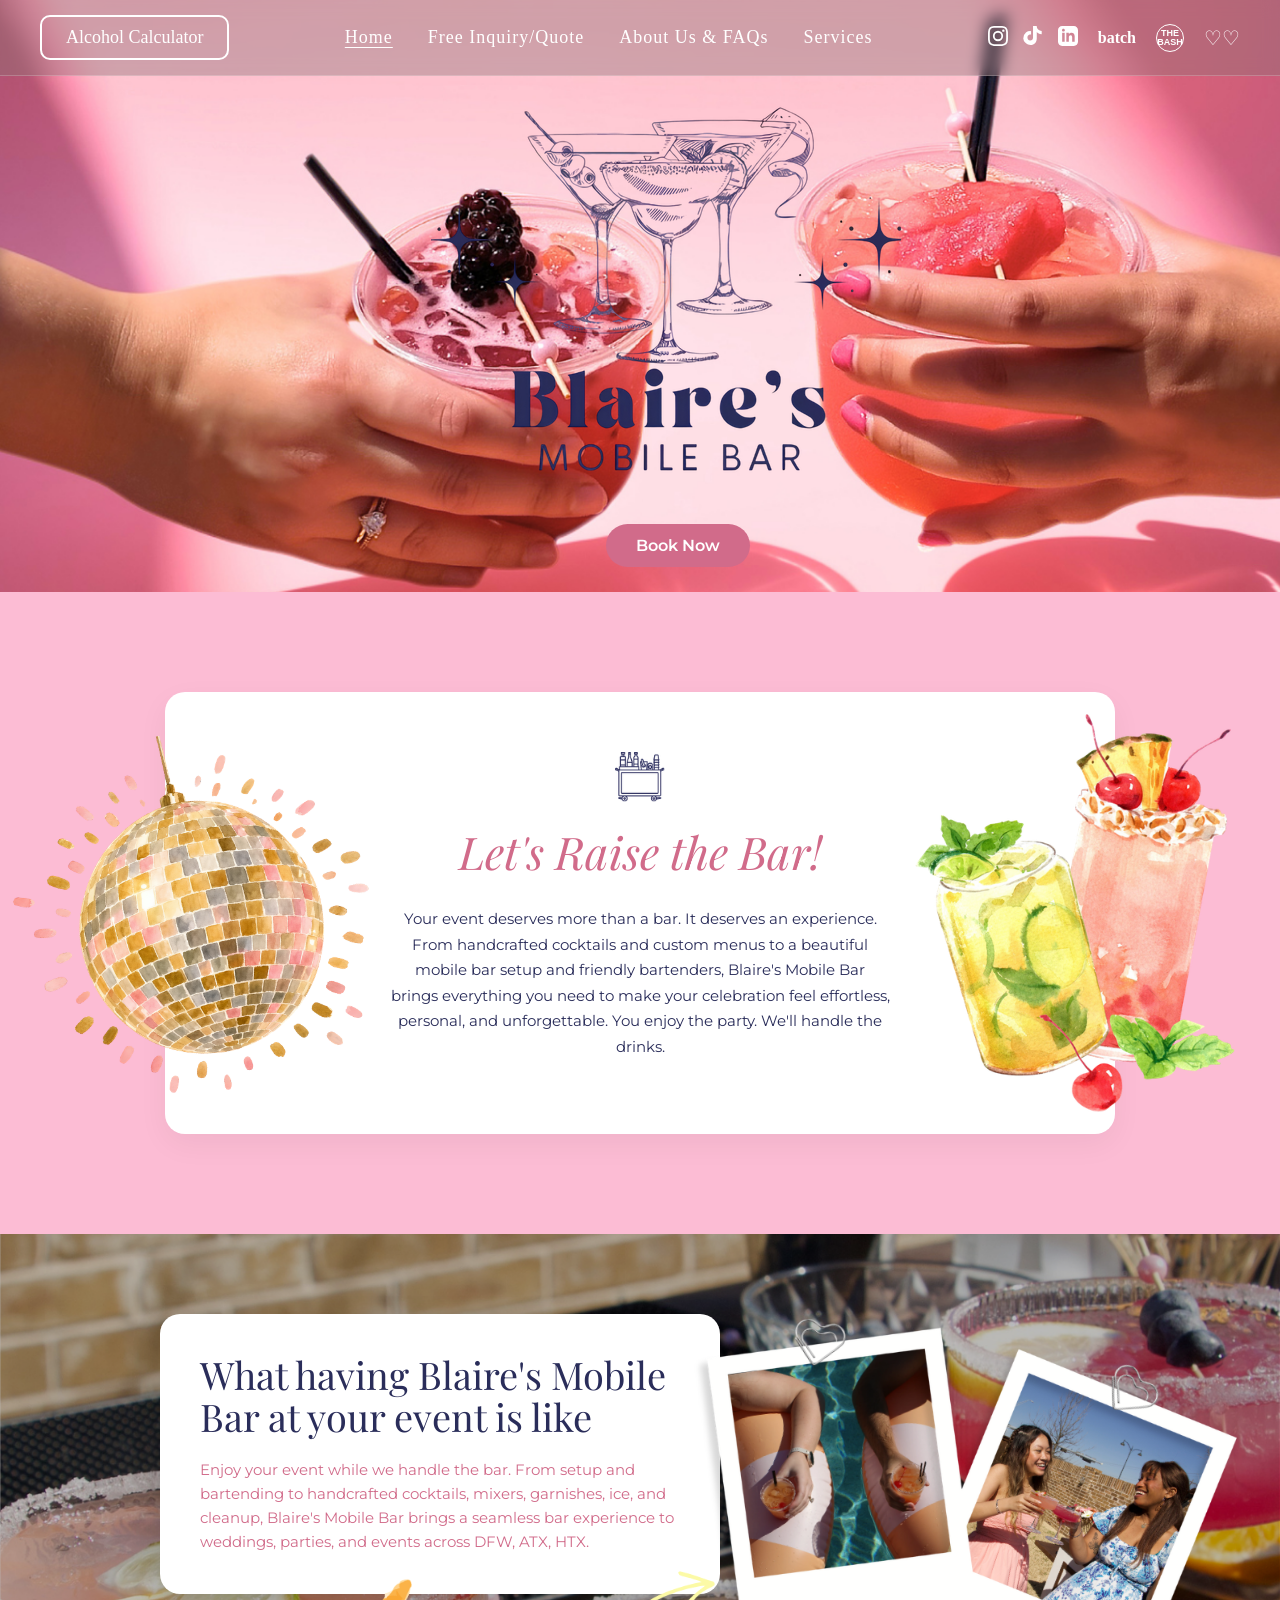
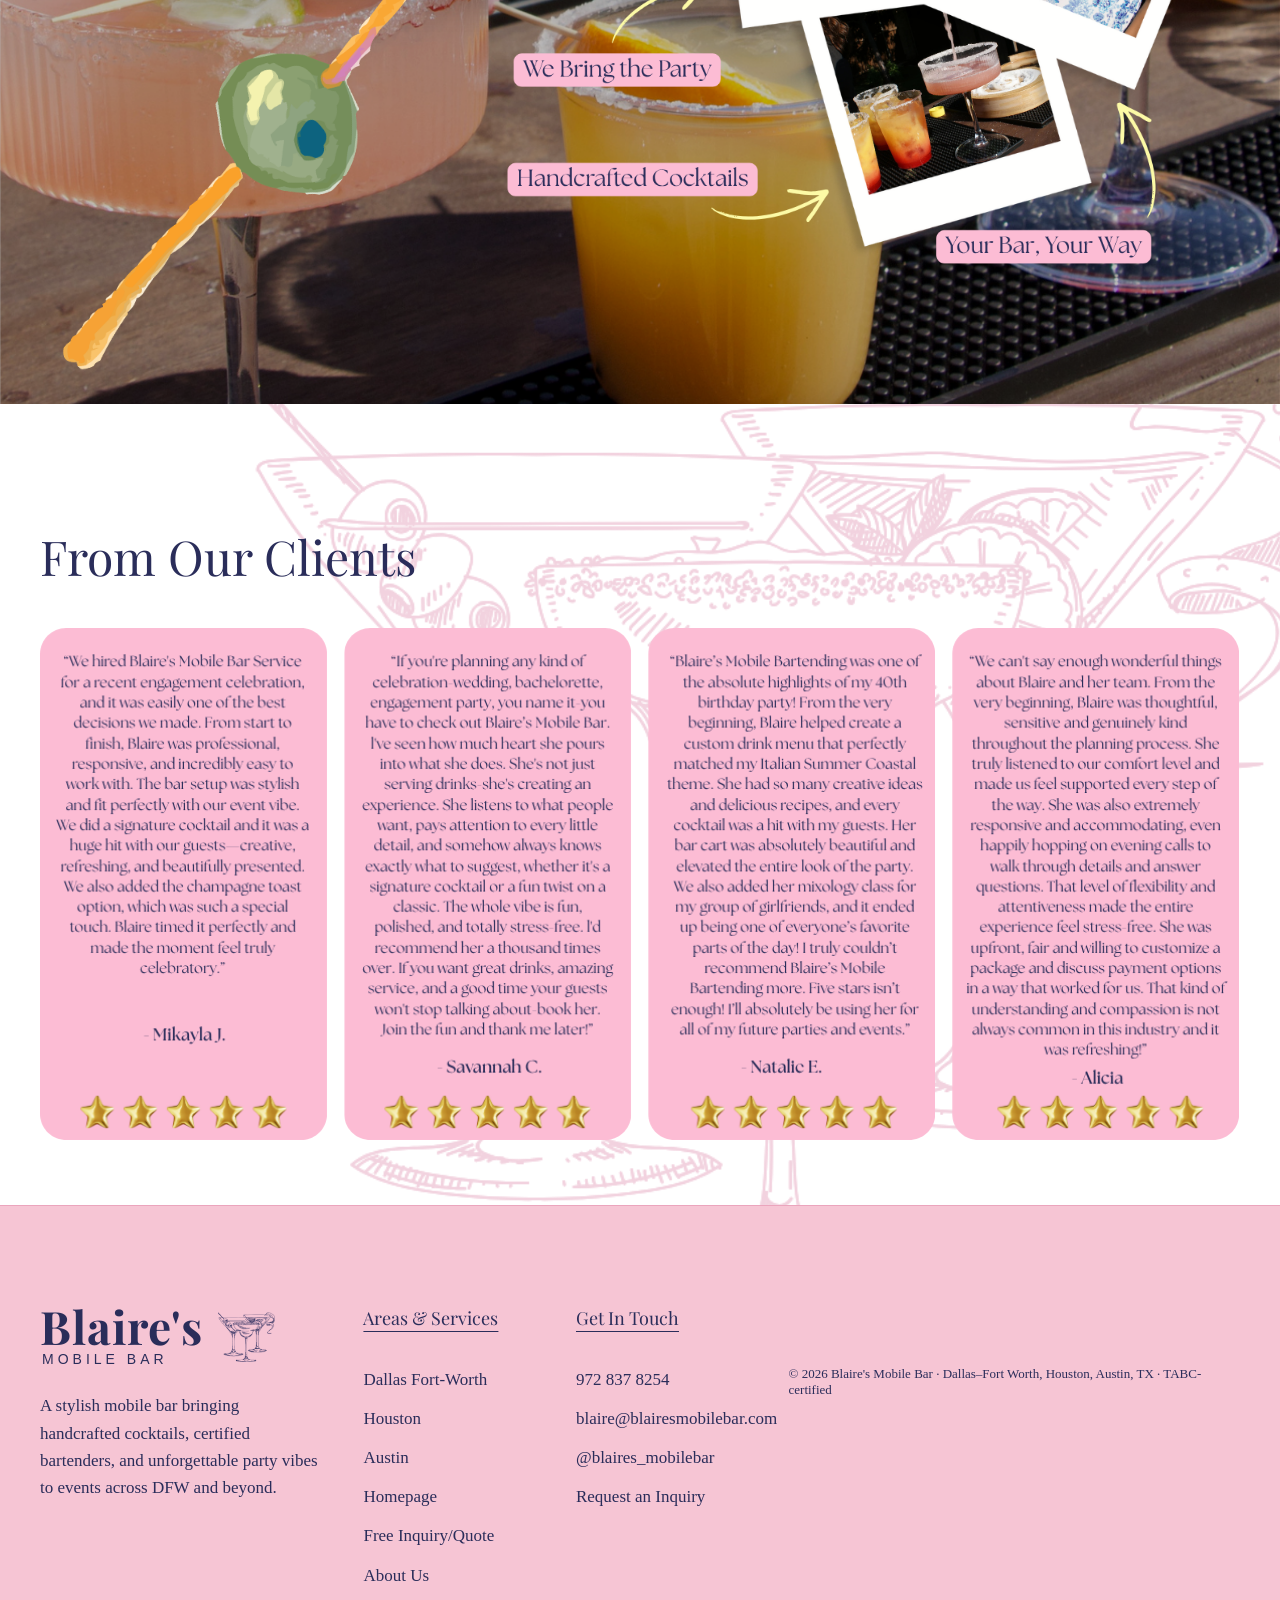
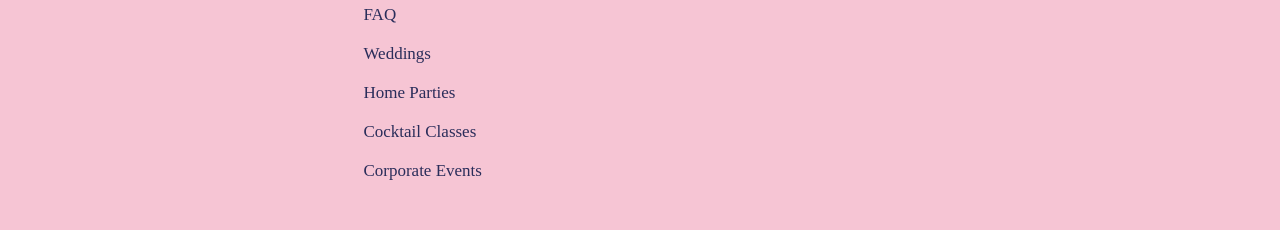
<file: index.html>
<!DOCTYPE html>
<html lang="en">
<head>
    <meta charset="UTF-8">
    <meta name="viewport" content="width=device-width, initial-scale=1.0">
    <!-- Open Graph Meta Tags for Facebook Link Sharing -->
<meta property="og:title" content="Blaire's Mobile Bar">
<meta property="og:description" content="Book the best mobile bar experience for your wedding or event.">
<meta property="og:url" content="https://blairesmobilebar.com/">
<meta property="og:type" content="website">
<meta property="og:image" content="https://blairesmobilebar.com/Images/Home%20banner%20background.png">
    <title>Blaire's Mobile Bar</title>
    
    <!-- Meta Pixel Code -->
    <script>
    !function(f,b,e,v,n,t,s)
    {if(f.fbq)return;n=f.fbq=function(){n.callMethod?
    n.callMethod.apply(n,arguments):n.queue.push(arguments)};
    if(!f._fbq)f._fbq=n;n.push=n;n.loaded=!0;n.version='2.0';
    n.queue=[];t=b.createElement(e);t.async=!0;
    t.src=v;s=b.getElementsByTagName(e)[0];
    s.parentNode.insertBefore(t,s)}(window, document,'script',
    'https://connect.facebook.net/en_US/fbevents.js');
    fbq('set', 'autoConfig', false, '1625877711459147');
    fbq('init', '1625877711459147');
    fbq('track', 'PageView');
    </script>
    <noscript><img height="1" width="1" style="display:none"
    src="https://www.facebook.com/tr?id=1625877711459147&ev=PageView&noscript=1"
    /></noscript>
    <!-- End Meta Pixel Code -->
    <!-- Referral Tracking Script -->
<script>
  document.addEventListener("DOMContentLoaded", function() {
      // Check the URL for a tracking tag
      const urlParams = new URLSearchParams(window.location.search);
      const source = urlParams.get('utm_source');
      if (source) {
          fbq('trackCustom', 'PlatformReferral', { referral_site: source });
          sessionStorage.setItem('vendor_source', source);
      }
  });
</script>

    <link rel="stylesheet" href="style.css">
</head>
<body>

    <!-- Navigation Header -->
    <header style="position: fixed; top: 0; left: 0; width: 100%; z-index: 1000; background-color: rgba(140, 115, 121, 0.4); backdrop-filter: blur(8px); -webkit-backdrop-filter: blur(8px); display: flex; align-items: center; justify-content: space-between; padding: 15px 40px; box-sizing: border-box; font-family: Georgia, serif; border-bottom: 1px solid rgba(255, 255, 255, 0.2);">
        
        <!-- Styled Button -->
        <a href="calculator.html" class="btn" style="background-color: transparent; border: 2px solid white; border-radius: 10px; font-family: Georgia, serif; text-transform: none; font-size: 18px; font-weight: normal; color: white; padding: 10px 24px; text-decoration: none; display: inline-block;">Alcohol Calculator</a>
        
        <!-- Navigation Links -->
        <ul class="nav-links" style="display: flex; gap: 35px; list-style: none; margin: 0; padding: 0; align-items: center;">
            <li><a href="index.html" style="font-family: Georgia, serif; font-size: 18px; color: white; text-decoration: underline; text-underline-offset: 4px; text-transform: none;">Home</a></li>
            <li><a href="quote.html" onclick="fbq('track', 'InitiateCheckout');" style="font-family: Georgia, serif; font-size: 18px; color: white; text-decoration: none; text-transform: none;">Free Inquiry/Quote</a></li>
            <li><a href="about.html" style="font-family: Georgia, serif; font-size: 18px; color: white; text-decoration: none; text-transform: none;">About Us & FAQs</a></li>
            <li><a href="services.html" style="font-family: Georgia, serif; font-size: 18px; color: white; text-decoration: none; text-transform: none;">Services</a></li>
        </ul>
        
        <!-- Socials & Partners (Linked) -->
        <div class="socials-partners" style="display: flex; align-items: center; gap: 15px; color: white;">
            <!-- Instagram -->
            <a href="https://www.instagram.com/blaires_mobilebar/" target="_blank" style="color: white; text-decoration: none;">
                <svg width="20" height="20" fill="currentColor" viewBox="0 0 24 24"><path d="M12 2.163c3.204 0 3.584.012 4.85.07 3.252.148 4.771 1.691 4.919 4.919.058 1.265.069 1.645.069 4.849 0 3.205-.012 3.584-.069 4.849-.149 3.225-1.664 4.771-4.919 4.919-1.266.058-1.644.07-4.85.07-3.204 0-3.584-.012-4.849-.07-3.26-.149-4.771-1.699-4.919-4.92-.058-1.265-.07-1.644-.07-4.849 0-3.204.013-3.583.07-4.849.149-3.227 1.664-4.771 4.919-4.919 1.266-.057 1.645-.069 4.849-.069zM12 0C8.741 0 8.333.014 7.053.072 2.695.272.273 2.69.073 7.051.014 8.333 0 8.741 0 12c0 3.259.014 3.668.072 4.948.2 4.358 2.618 6.78 6.98 6.98 1.281.058 1.689.072 4.948.072 3.259 0 3.668-.014 4.948-.072 4.354-.2 6.782-2.618 6.979-6.98.059-1.28.073-1.689.073-4.948 0-3.259-.014-3.667-.072-4.947-.196-4.354-2.617-6.78-6.979-6.98C15.668.014 15.259 0 12 0zm0 5.838a6.162 6.162 0 100 12.324 6.162 6.162 0 000-12.324zM12 16a4 4 0 110-8 4 4 0 010 8zm6.406-11.845a1.44 1.44 0 100 2.881 1.44 1.44 0 000-2.881z"/></svg>
            </a>
            <!-- TikTok -->
            <a href="https://tiktok.com/@blaires.mobile.bar" target="_blank" style="color: white; text-decoration: none;">
                <svg width="20" height="20" fill="currentColor" viewBox="0 0 24 24"><path d="M12.53.02C13.84 0 15.14.01 16.44 0c.08 1.53.63 3.09 1.75 4.17 1.12 1.11 2.7 1.62 4.24 1.79v4.03c-1.44-.07-2.88-.52-4.11-1.28a7.86 7.86 0 01-1.79-1.57V15c-.01 1.4-.33 2.83-1.01 4.1-.73 1.35-1.92 2.47-3.37 3.05a8.77 8.77 0 01-6.14.07 8.52 8.52 0 01-3.67-2.65A8.77 8.77 0 01.32 15a8.88 8.88 0 013.22-7.16 8.52 8.52 0 016.14-1.64v4.06c-.95-.08-1.93.09-2.77.58-.87.51-1.48 1.45-1.6 2.46-.11.96.16 1.98.74 2.77s1.5 1.28 2.49 1.27a3.48 3.48 0 003.49-3.48V.02h.53z"/></svg>
            </a>
            <!-- LinkedIn -->
            <a href="https://www.linkedin.com/company/blaire-s-mobile-bar/" target="_blank" style="color: white; text-decoration: none;">
                <svg width="20" height="20" fill="currentColor" viewBox="0 0 24 24"><path d="M19 0h-14c-2.761 0-5 2.239-5 5v14c0 2.761 2.239 5 5 5h14c2.762 0 5-2.239 5-5v-14c0-2.761-2.238-5-5-5zm-11 19h-3v-11h3v11zm-1.5-12.268c-.966 0-1.75-.779-1.75-1.75s.784-1.75 1.75-1.75 1.75.779 1.75 1.75-.784 1.75-1.75 1.75zm13.5 12.268h-3v-5.604c0-3.368-4-3.113-4 0v5.604h-3v-11h3v1.765c1.396-2.586 7-2.777 7 2.476v6.759z"/></svg>
            </a>
            <!-- Batch -->
            <a href="https://letsbatch.com/experiences/fb91f2fe-104f-4f2c-a0b3-4a798e4db5f9" target="_blank" style="color: white; text-decoration: none; display: flex; align-items: center;">
                <span style="font-family: Georgia, serif; font-size: 16px; font-weight: bold; margin-left: 5px;">batch</span>
            </a>
            <!-- THE BASH badge -->
            <a href="https://www.thebash.com/bartender/blaire-s-mobile-bar-service" target="_blank" style="color: white; text-decoration: none; display: flex; align-items: center;">
                <span style="font-family: 'Helvetica Neue', Helvetica, Arial, sans-serif; font-size: 9px; font-weight: bold; border: 1px solid white; border-radius: 50%; width: 26px; height: 26px; display: flex; align-items: center; justify-content: center; text-transform: uppercase; line-height: 1; text-align: center; margin-left: 5px;">the bash</span>
            </a>
            <!-- Zola (Double Hearts) -->
            <a href="https://www.zola.com/wedding-vendors/wedding-bar-services/blaire-s-mobile-bar" target="_blank" style="color: white; text-decoration: none; display: flex; align-items: center;">
                <span style="font-size: 20px; line-height: 1; margin-left: 5px;">♡♡</span>
            </a>
        </div>
        
    </header>

    <main>
        <!-- Hero Section -->
        <section class="hero" style="text-align: center; padding: 100px 0px; background-image: url('Images/Home banner background.png'); background-size: cover; background-position: center;">
            
            <!-- Adding the top 3 martinis graphic -->
            <img src="Images/Three martinis from home banner.png" alt="Martinis" style="position:relative; left: 100px; margin-bottom: 0px;">
            

            <a href="quote.html" class="btn" onclick="fbq('track', 'InitiateCheckout');" style="position:relative; bottom: -75px; left: -200px;">Book Now</a>
        </section>

        <!-- Intro Section (Let's Raise the Bar) -->
        <section style="padding: 100px 20px; overflow: hidden;">
            <div style="position: relative; max-width: 950px; margin: 0 auto;">
                
                <!-- Left Disco Ball Graphic -->
                <img src="Images/Disco Ball.png" alt="Disco Ball Graphic" style="position: absolute; left: -180px; top: 50%; transform: translateY(-50%); width: 420px; z-index: 3; pointer-events: none;">
                
                <!-- Right Drinks Graphic -->
                <img src="Images/Drink on let's raise the bar.png" alt="Drinks Graphic" style="position: absolute; right: -120px; top: 50%; transform: translateY(-50%); width: 320px; z-index: 3; pointer-events: none;">
                
                <!-- The White Card -->
                <div class="white-card" style="margin: 0; position: relative; z-index: 2; padding: 60px 40px;">
                    
                    <div style="max-width: 500px; margin: 0 auto; position: relative; z-index: 4;">
                        <!-- Mini Bar Cart Icon -->
                        <img src="Images/Mini Bar Cart home page.png" alt="Bar Cart Icon" style="width: 50px; margin-bottom: 15px;">
                        
                        <h2 style="font-size: 45px; color: #d16b8a; font-style: italic; margin-top: 0; margin-bottom: 25px;">Let's Raise the Bar!</h2>
                        <p style="font-size: 15px; line-height: 1.7;">Your event deserves more than a bar. It deserves an experience. From handcrafted cocktails and custom menus to a beautiful mobile bar setup and friendly bartenders, Blaire's Mobile Bar brings everything you need to make your celebration feel effortless, personal, and unforgettable. You enjoy the party. We'll handle the drinks.</p>
                    </div>
                    
                </div>
            </div>
        </section>

        <!-- What it's Like Section (Exact 1-to-1 Canva Match) -->
        <section style="padding: 60px 20px; background-image: url('Images/background for what its like.png'); background-size: cover; background-position: center;">
            
            <!-- Fixed canvas container to lock all coordinates exactly like Canva -->
            <div style="position: relative; max-width: 1000px; height: 650px; margin: 0 auto;">
                
                <!-- The White Card (Top Left) -->
                <div class="white-card" style="margin: 0; position: absolute; top: 20px; left: 20px; width: 480px; text-align: left; padding: 40px; z-index: 2; box-shadow: 0 10px 30px rgba(0,0,0,0.15);">
                    <h2 style="font-size: 38px; line-height: 1.1; margin-top: 0; margin-bottom: 20px; color: var(--nav-dark); font-weight: normal;">
                        What having Blaire's Mobile<br>Bar at your event is like
                    </h2>
                    <!-- Exact line breaks and pink text added to match screenshot -->
                    <p style="color: #d16b8a; font-size: 15px; line-height: 1.6; margin-bottom: 0; font-weight: 400;">
                        Enjoy your event while we handle the bar. From setup and<br>
                        bartending to handcrafted cocktails, mixers, garnishes, ice, and<br>
                        cleanup, Blaire's Mobile Bar brings a seamless bar experience to<br>
                        weddings, parties, and events across DFW, ATX, HTX.
                    </p>
                </div>
                
                <!-- The Polaroids -->
                <img src="Images/home triple image - what its like.png" alt="Polaroid Collage" style="position: absolute; right: -100px; top: 20px; width: 550px; z-index: 3; pointer-events: none;">
                
                <!-- The Olive Stick -->
                <img src="Images/Olive stick what's it like having.png" alt="Olive Graphic" style="position: absolute; left: -150px; bottom: -30px; width: 500px; z-index: 4; pointer-events: none;">
                
                <!-- The Pink Pills and Arrows -->
                <img src="Images/graphics for -what its like.png" alt="Labels and Arrows" style="position: absolute; left: 360px; bottom: 70px; width: 720px; z-index: 5; pointer-events: none;">
                
            </div>
        </section>

        <!-- Reviews Section -->
        <section class="reviews-section" style="position: relative; overflow: hidden; padding-bottom: 60px;">
            <div style="max-width: 1200px; margin: 0 auto 30px; position: relative; z-index: 2;">
                <h2 style="font-size: 48px; text-align: left; color: var(--nav-dark); font-weight: normal;">From Our Clients</h2>
            </div>
            
            <!-- This is the giant pink line-art cocktail behind the reviews -->
            <img src="Images/Martini Glasses from Our Clients.png" alt="Martini Line Art" style="position: absolute; right: -50px; top: -50px; height: 120%; opacity: 0.3; z-index: 1; pointer-events: none;">

            <!-- The single exported Canva image for all the review boxes -->
            <div style="max-width: 1200px; margin: 0 auto; position: relative; z-index: 2;">
                <img src="Images/Reviews from our homepage.png" alt="Client Reviews" style="width: 100%;">
            </div>
        </section>
    </main>

    <!-- Footer -->
    <footer style="background-color: #f6c5d4; padding: 100px 40px 40px; font-family: Georgia, serif; color: #2a2d5a; position: relative; z-index: 1;">
        
        <!-- Strict 3-Column Layout -->
        <div style="max-width: 1200px; margin: 0 auto; display: flex; justify-content: space-between; align-items: flex-start;">
            
            <!-- Column 1: Logo & Bio (40% width) -->
            <div style="width: 40%; padding-right: 40px;">
                <!-- Logo Area -->
                <div style="display: flex; align-items: center; margin-bottom: 25px;">
                    <div style="display: flex; flex-direction: column; justify-content: center;">
                        <h2 style="font-family: 'Playfair Display', Georgia, serif; font-size: 46px; font-weight: bold; margin: 0; color: #2a2d5a; line-height: 0.9; letter-spacing: 1px;">Blaire's</h2>
                        <p style="font-family: 'Helvetica Neue', Helvetica, Arial, sans-serif; font-size: 14px; letter-spacing: 4px; margin: 4px 0 0 2px; color: #2a2d5a; font-weight: 500;">MOBILE BAR</p>
                    </div>
                    <!-- Martini Graphic -->
                    <img src="Images/Small Martini on top of weddings.png" alt="Martini Graphic" style="height: 50px; margin-left: 15px; opacity: 0.9;">
                </div>
                
                <!-- Bio Text -->
                <p style="font-size: 17px; line-height: 1.6; color: #2a2d5a; margin: 0; max-width: 380px;">
                    A stylish mobile bar bringing handcrafted cocktails, certified bartenders, and unforgettable party vibes to events across DFW and beyond.
                </p>
            </div>

            <!-- Column 2: Areas & Services (30% width) -->
            <div style="width: 30%;">
                <h4 style="font-size: 18px; font-weight: normal; text-decoration: underline; text-underline-offset: 6px; margin-top: 0; margin-bottom: 30px; color: #2a2d5a;">Areas & Services</h4>
                <ul style="list-style: none; padding: 0; margin: 0; line-height: 2.3; font-size: 17px;">
                    <li style="color: #2a2d5a;">Dallas Fort-Worth</li>
                    <li style="color: #2a2d5a;">Houston</li>
                    <li style="color: #2a2d5a;">Austin</li>
                    <li><a href="index.html" style="color: #2a2d5a; text-decoration: none;">Homepage</a></li>
                    <li><a href="quote.html" onclick="fbq('track', 'InitiateCheckout');" style="color: #2a2d5a; text-decoration: none;">Free Inquiry/Quote</a></li>
                    <li><a href="about.html" style="color: #2a2d5a; text-decoration: none;">About Us</a></li>
                    <li><a href="about.html" style="color: #2a2d5a; text-decoration: none;">FAQ</a></li>
                    <li><a href="services.html" style="color: #2a2d5a; text-decoration: none;">Weddings</a></li>
                    <li><a href="services.html" style="color: #2a2d5a; text-decoration: none;">Home Parties</a></li>
                    <li><a href="services.html" style="color: #2a2d5a; text-decoration: none;">Cocktail Classes</a></li>
                    <li><a href="services.html" style="color: #2a2d5a; text-decoration: none;">Corporate Events</a></li>
                </ul>
            </div>

            <!-- Column 3: Get In Touch (30% width) -->
            <div style="width: 30%;">
                <h4 style="font-size: 18px; font-weight: normal; text-decoration: underline; text-underline-offset: 6px; margin-top: 0; margin-bottom: 30px; color: #2a2d5a;">Get In Touch</h4>
                <ul style="list-style: none; padding: 0; margin: 0; line-height: 2.3; font-size: 17px;">
                    <li style="color: #2a2d5a;">972 837 8254</li>
                    <li><a href="mailto:blaire@blairesmobilebar.com" style="color: #2a2d5a; text-decoration: none;">blaire@blairesmobilebar.com</a></li>
                    <li><a href="https://www.instagram.com/blaires_mobilebar/" target="_blank" style="color: #2a2d5a; text-decoration: none;">@blaires_mobilebar</a></li>
                    <li><a href="quote.html" style="color: #2a2d5a; text-decoration: none;">Request an Inquiry</a></li>
                </ul>
            </div>
            
        </div>

        <!-- Bottom Copyright Line -->
        <div style="max-width: 1200px; margin: 60px auto 0; padding-top: 0;">
            <p style="font-size: 13px; color: #2a2d5a; margin: 0;">
                © 2026 Blaire's Mobile Bar &middot; Dallas–Fort Worth, Houston, Austin, TX &middot; TABC-certified
            </p>
        </div>
    </footer>

</body>
</html>
</file>
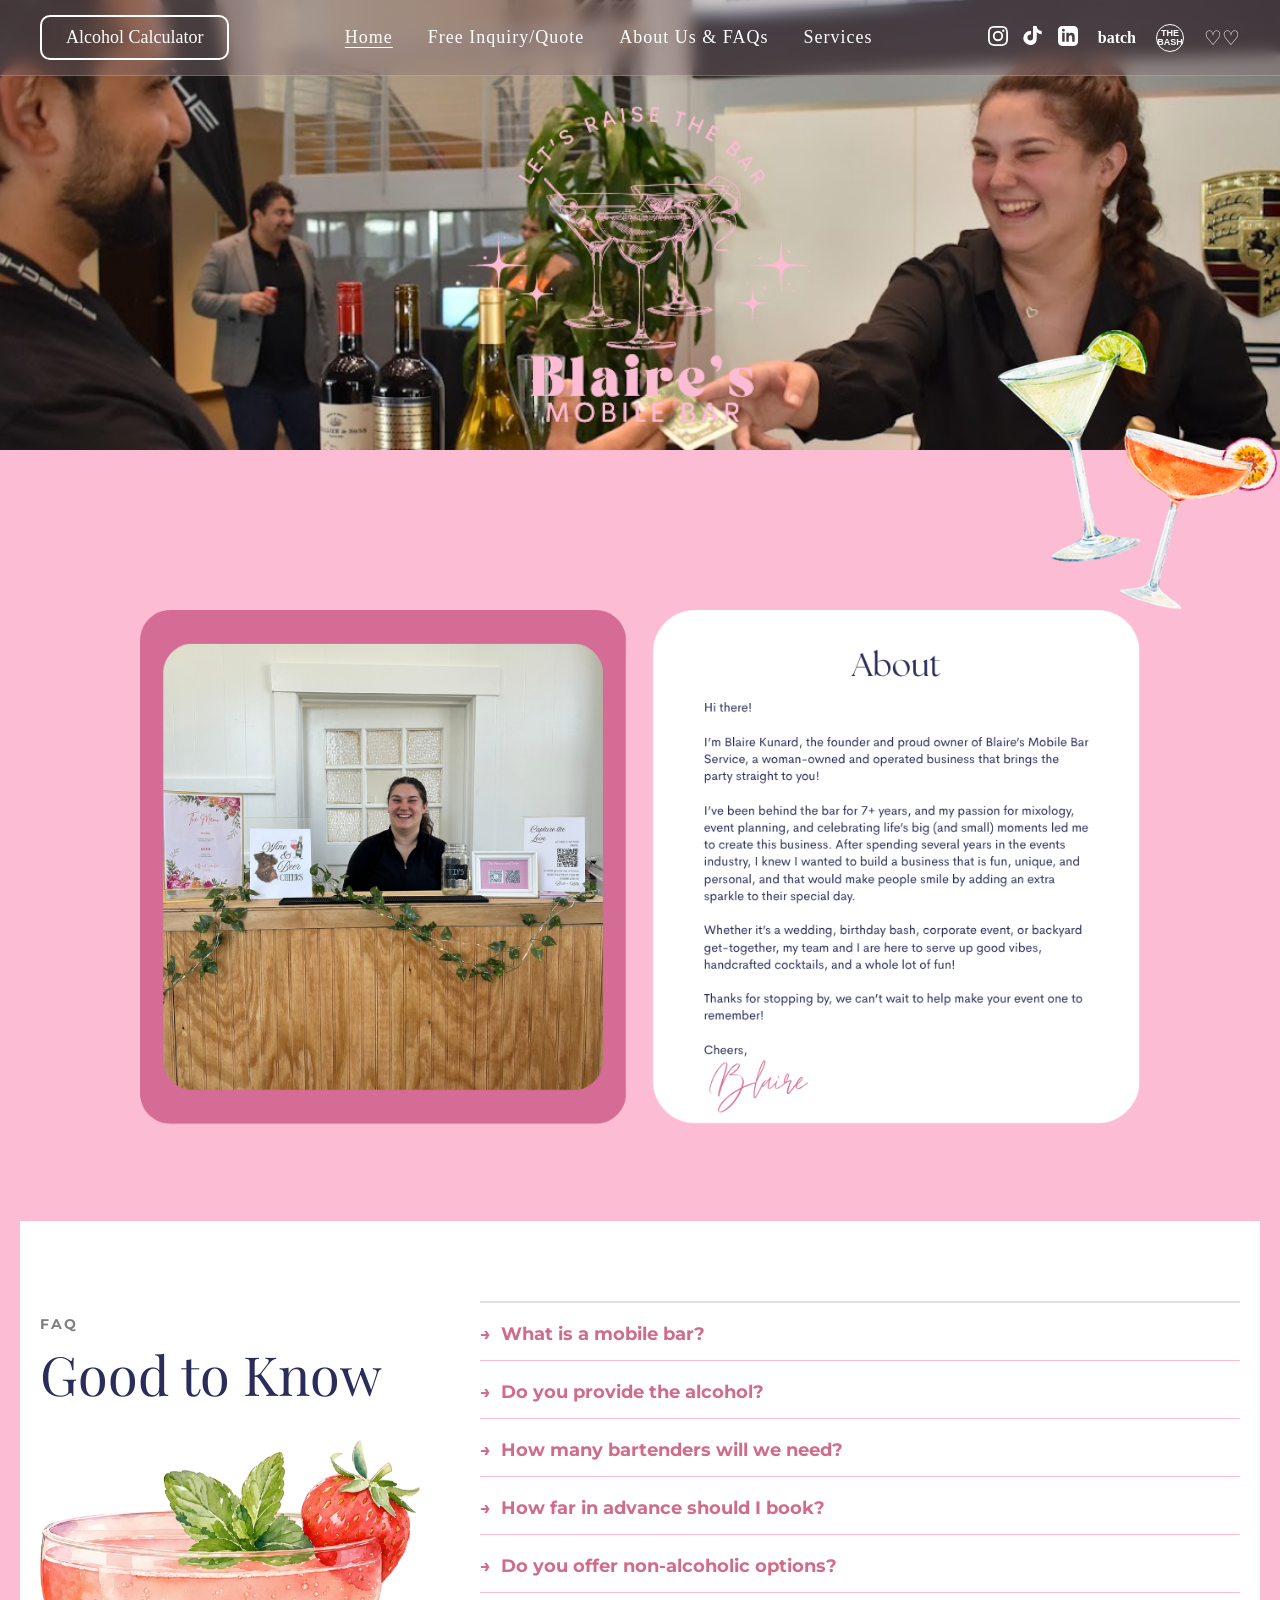
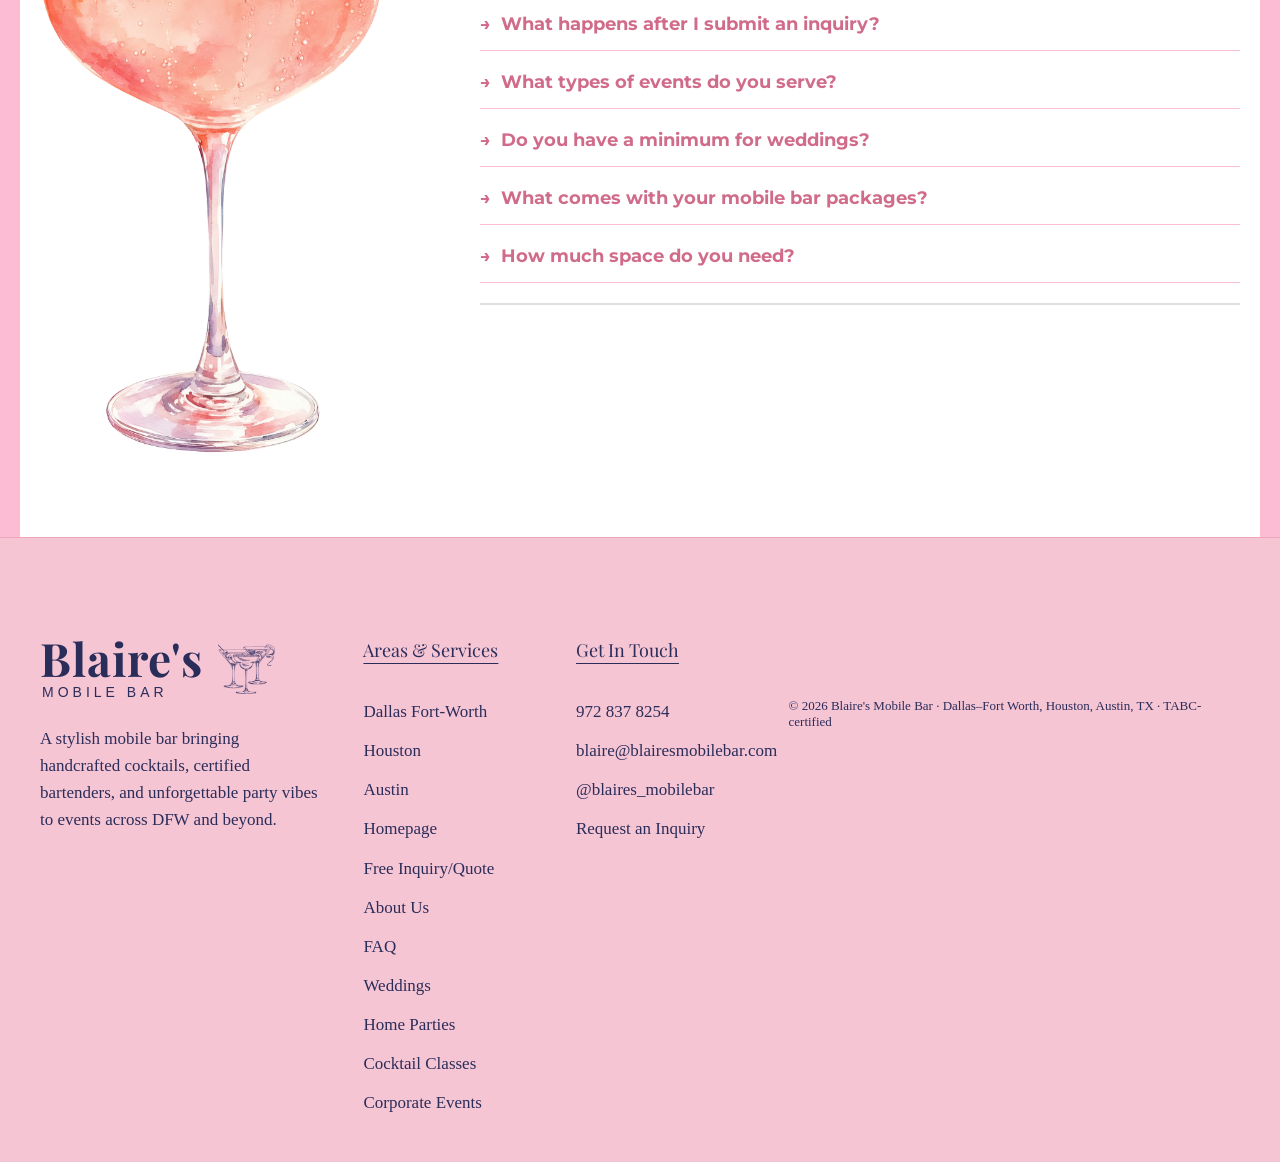
<file: about.html>
<!DOCTYPE html>
<html lang="en">
<head>
    <meta charset="UTF-8">
    <meta name="viewport" content="width=device-width, initial-scale=1.0">
    <title>About Us & FAQs | Blaire's Mobile Bar</title>
    
    <!-- Meta Pixel Code -->
    <script>
    !function(f,b,e,v,n,t,s)
    {if(f.fbq)return;n=f.fbq=function(){n.callMethod?
    n.callMethod.apply(n,arguments):n.queue.push(arguments)};
    if(!f._fbq)f._fbq=n;n.push=n;n.loaded=!0;n.version='2.0';
    n.queue=[];t=b.createElement(e);t.async=!0;
    t.src=v;s=b.getElementsByTagName(e)[0];
    s.parentNode.insertBefore(t,s)}(window, document,'script',
    'https://connect.facebook.net/en_US/fbevents.js');
    fbq('set', 'autoConfig', false, '1625877711459147');
    fbq('init', '1625877711459147');
    fbq('track', 'PageView');
    </script>
    <noscript><img height="1" width="1" style="display:none"
    src="https://www.facebook.com/tr?id=1625877711459147&ev=PageView&noscript=1"
    /></noscript>
    <!-- End Meta Pixel Code -->

    <link rel="stylesheet" href="style.css">
</head>
<body>

    <header style="position: fixed; top: 0; left: 0; width: 100%; z-index: 1000; background-color: rgba(140, 115, 121, 0.4); backdrop-filter: blur(8px); -webkit-backdrop-filter: blur(8px); display: flex; align-items: center; justify-content: space-between; padding: 15px 40px; box-sizing: border-box; font-family: Georgia, serif; border-bottom: 1px solid rgba(255, 255, 255, 0.2);">
        
        <!-- Styled Button -->
        <a href="calculator.html" class="btn" style="background-color: transparent; border: 2px solid white; border-radius: 10px; font-family: Georgia, serif; text-transform: none; font-size: 18px; font-weight: normal; color: white; padding: 10px 24px; text-decoration: none; display: inline-block;">Alcohol Calculator</a>
        
        <!-- Navigation Links -->
        <ul class="nav-links" style="display: flex; gap: 35px; list-style: none; margin: 0; padding: 0; align-items: center;">
            <li><a href="index.html" style="font-family: Georgia, serif; font-size: 18px; color: white; text-decoration: underline; text-underline-offset: 4px; text-transform: none;">Home</a></li>
            <li><a href="quote.html" onclick="fbq('track', 'InitiateCheckout');" style="font-family: Georgia, serif; font-size: 18px; color: white; text-decoration: none; text-transform: none;">Free Inquiry/Quote</a></li>
            <li><a href="about.html" style="font-family: Georgia, serif; font-size: 18px; color: white; text-decoration: none; text-transform: none;">About Us & FAQs</a></li>
            <li><a href="services.html" style="font-family: Georgia, serif; font-size: 18px; color: white; text-decoration: none; text-transform: none;">Services</a></li>
        </ul>
        
        <!-- Socials & Partners (Linked) -->
        <div class="socials-partners" style="display: flex; align-items: center; gap: 15px; color: white;">
            <!-- Instagram -->
            <a href="https://www.instagram.com/blaires_mobilebar/" target="_blank" style="color: white; text-decoration: none;">
                <svg width="20" height="20" fill="currentColor" viewBox="0 0 24 24"><path d="M12 2.163c3.204 0 3.584.012 4.85.07 3.252.148 4.771 1.691 4.919 4.919.058 1.265.069 1.645.069 4.849 0 3.205-.012 3.584-.069 4.849-.149 3.225-1.664 4.771-4.919 4.919-1.266.058-1.644.07-4.85.07-3.204 0-3.584-.012-4.849-.07-3.26-.149-4.771-1.699-4.919-4.92-.058-1.265-.07-1.644-.07-4.849 0-3.204.013-3.583.07-4.849.149-3.227 1.664-4.771 4.919-4.919 1.266-.057 1.645-.069 4.849-.069zM12 0C8.741 0 8.333.014 7.053.072 2.695.272.273 2.69.073 7.051.014 8.333 0 8.741 0 12c0 3.259.014 3.668.072 4.948.2 4.358 2.618 6.78 6.98 6.98 1.281.058 1.689.072 4.948.072 3.259 0 3.668-.014 4.948-.072 4.354-.2 6.782-2.618 6.979-6.98.059-1.28.073-1.689.073-4.948 0-3.259-.014-3.667-.072-4.947-.196-4.354-2.617-6.78-6.979-6.98C15.668.014 15.259 0 12 0zm0 5.838a6.162 6.162 0 100 12.324 6.162 6.162 0 000-12.324zM12 16a4 4 0 110-8 4 4 0 010 8zm6.406-11.845a1.44 1.44 0 100 2.881 1.44 1.44 0 000-2.881z"/></svg>
            </a>
            <!-- TikTok -->
            <a href="https://tiktok.com/@blaires.mobile.bar" target="_blank" style="color: white; text-decoration: none;">
                <svg width="20" height="20" fill="currentColor" viewBox="0 0 24 24"><path d="M12.53.02C13.84 0 15.14.01 16.44 0c.08 1.53.63 3.09 1.75 4.17 1.12 1.11 2.7 1.62 4.24 1.79v4.03c-1.44-.07-2.88-.52-4.11-1.28a7.86 7.86 0 01-1.79-1.57V15c-.01 1.4-.33 2.83-1.01 4.1-.73 1.35-1.92 2.47-3.37 3.05a8.77 8.77 0 01-6.14.07 8.52 8.52 0 01-3.67-2.65A8.77 8.77 0 01.32 15a8.88 8.88 0 013.22-7.16 8.52 8.52 0 016.14-1.64v4.06c-.95-.08-1.93.09-2.77.58-.87.51-1.48 1.45-1.6 2.46-.11.96.16 1.98.74 2.77s1.5 1.28 2.49 1.27a3.48 3.48 0 003.49-3.48V.02h.53z"/></svg>
            </a>
            <!-- LinkedIn -->
            <a href="https://www.linkedin.com/company/blaire-s-mobile-bar/" target="_blank" style="color: white; text-decoration: none;">
                <svg width="20" height="20" fill="currentColor" viewBox="0 0 24 24"><path d="M19 0h-14c-2.761 0-5 2.239-5 5v14c0 2.761 2.239 5 5 5h14c2.762 0 5-2.239 5-5v-14c0-2.761-2.238-5-5-5zm-11 19h-3v-11h3v11zm-1.5-12.268c-.966 0-1.75-.779-1.75-1.75s.784-1.75 1.75-1.75 1.75.779 1.75 1.75-.784 1.75-1.75 1.75zm13.5 12.268h-3v-5.604c0-3.368-4-3.113-4 0v5.604h-3v-11h3v1.765c1.396-2.586 7-2.777 7 2.476v6.759z"/></svg>
            </a>
            <!-- Batch -->
            <a href="https://letsbatch.com/experiences/fb91f2fe-104f-4f2c-a0b3-4a798e4db5f9" target="_blank" style="color: white; text-decoration: none; display: flex; align-items: center;">
                <span style="font-family: Georgia, serif; font-size: 16px; font-weight: bold; margin-left: 5px;">batch</span>
            </a>
            <!-- THE BASH badge -->
            <a href="https://www.thebash.com/bartender/blaire-s-mobile-bar-service" target="_blank" style="color: white; text-decoration: none; display: flex; align-items: center;">
                <span style="font-family: 'Helvetica Neue', Helvetica, Arial, sans-serif; font-size: 9px; font-weight: bold; border: 1px solid white; border-radius: 50%; width: 26px; height: 26px; display: flex; align-items: center; justify-content: center; text-transform: uppercase; line-height: 1; text-align: center; margin-left: 5px;">the bash</span>
            </a>
            <!-- Zola (Double Hearts) -->
            <a href="https://www.zola.com/wedding-vendors/wedding-bar-services/blaire-s-mobile-bar" target="_blank" style="color: white; text-decoration: none; display: flex; align-items: center;">
                <span style="font-size: 20px; line-height: 1; margin-left: 5px;">♡♡</span>
            </a>
        </div>
        
    </header>

    <main>
        <!-- Hero Section -->
        <section class="hero" style="position: relative; height: 450px; background-image: url('Images/about us page top banner.png'); background-size: cover; background-position: center; margin-top: 0;">
            
            <!-- Overlapping Colored Glasses (Moved further right and lowered) -->
            <img src="Images/about us colored glasses.png" alt="Colored Martini Glasses" style="position: absolute; bottom: -160px; left: 78%; width: 280px; z-index: 10; pointer-events: none;">
            
        </section>

        <!-- About Section (Pink Background using single Canva image) -->
        <section style="background-color: var(--bg-pink); padding: 160px 20px 80px 20px; text-align: center;">
            <img src="Images/about us page - bar plus about us.png" alt="About Blaire" style="max-width: 1000px; width: 100%; height: auto;">
        </section>

        <!-- FAQ Section -->
        <section class="faq-section" style="display: flex; flex-wrap: wrap; max-width: 1200px; margin: 0 auto; padding: 80px 20px; gap: 60px;">
            
            <!-- Left Side: Title and Image -->
            <div style="flex: 1; min-width: 350px;">
                <p style="text-transform: uppercase; letter-spacing: 2px; font-size: 14px; color: gray; margin-bottom: 5px; font-weight: bold;">FAQ</p>
                <h2 style="font-size: 54px; margin-top: 0; color: var(--nav-dark); font-weight: normal; margin-bottom: 30px;">Good to Know</h2>
                <img src="Images/about us strawberry.png" alt="Strawberry Cocktail" style="width: 100%; max-width: 450px; box-shadow: none;">
            </div>

            <!-- Right Side: Accordions (Matching exact text from screenshot) -->
            <div style="flex: 2; min-width: 500px;">
                <div style="border-top: 2px solid #e0e0e0; border-bottom: 2px solid #e0e0e0; padding: 20px 0;">
                    
                    <details style="margin-bottom: 20px;">
                        <summary style="color: #d16b8a; font-weight: bold; font-size: 18px; margin-bottom: 5px; cursor: pointer;">What is a mobile bar?</summary>
                        <p style="margin-top: 5px; color: #2a2d5a; line-height: 1.6;">A mobile bar is a fully portable bar experience that brings professional bartending services directly to your event. We handle the setup, service, and cleanup so you can focus on celebrating. We are fully insured and all of our bartenders are TABC-certified!</p>
                    </details>

                    <details style="margin-bottom: 20px;">
                        <summary style="color: #d16b8a; font-weight: bold; font-size: 18px; margin-bottom: 5px; cursor: pointer;">Do you provide the alcohol?</summary>
                        <p style="margin-top: 5px; color: #2a2d5a; line-height: 1.6;">No. Blaire's Mobile Bar is a dry hire service, meaning you'll purchase the alcohol while we provide the bartenders, bar setup, service, and expertise. Of course, we can help you determine how much alcohol to buy and recommend different types and pick up an order for you!</p>
                    </details>

                    <details style="margin-bottom: 20px;">
                        <summary style="color: #d16b8a; font-weight: bold; font-size: 18px; margin-bottom: 5px; cursor: pointer;">How many bartenders will we need?</summary>
                        <p style="margin-top: 5px; color: #2a2d5a; line-height: 1.6;">For most weddings, one bartender can comfortably serve up to 75 guests. For larger celebrations, we will need an additional bartender (+1 per 75 guests) to ensure quick service and shorter wait times.</p>
                    </details>

                    <details style="margin-bottom: 20px;">
                        <summary style="color: #d16b8a; font-weight: bold; font-size: 18px; margin-bottom: 5px; cursor: pointer;">How far in advance should I book?</summary>
                        <p style="margin-top: 5px; color: #2a2d5a; line-height: 1.6;">For summer and fall weddings, we recommend at least 10 months in advance. We only service 3 events per day on the weekend, so booking sooner is better!</p>
                    </details>
                    
                    <details style="margin-bottom: 20px;">
                        <summary style="color: #d16b8a; font-weight: bold; font-size: 18px; margin-bottom: 5px; cursor: pointer;">Do you offer non-alcoholic options?</summary>
                        <p style="margin-top: 5px; color: #2a2d5a; line-height: 1.6;">Yes! We can create mocktails and other non-alcoholic beverage experiences so every guest can enjoy something special.</p>
                    </details>

                    <details style="margin-bottom: 20px;">
                        <summary style="color: #d16b8a; font-weight: bold; font-size: 18px; margin-bottom: 5px; cursor: pointer;">What happens after I submit an inquiry?</summary>
                        <p style="margin-top: 5px; color: #2a2d5a; line-height: 1.6;">We'll reach out to learn more about your event, discuss your vision, answer any questions, and create a custom quote tailored to your celebration!</p>
                    </details>

                    <details style="margin-bottom: 20px;">
                        <summary style="color: #d16b8a; font-weight: bold; font-size: 18px; margin-bottom: 5px; cursor: pointer;">What types of events do you serve?</summary>
                        <p style="margin-top: 5px; color: #2a2d5a; line-height: 1.6;">We cater weddings, corporate events, private parties, birthday celebrations, anniversaries, fundraisers, festivals, and other special occasions. Just about anything, we can do!</p>
                    </details>

                    <details style="margin-bottom: 20px;">
                        <summary style="color: #d16b8a; font-weight: bold; font-size: 18px; margin-bottom: 5px; cursor: pointer;">Do you have a minimum for weddings?</summary>
                        <p style="margin-top: 5px; color: #2a2d5a; line-height: 1.6;">No! We have a base package starting at $850 and then everything is priced per person going to your event as well as any additional add-ons that you'd like for your event :)</p>
                    </details>

                    <details style="margin-bottom: 20px;">
                        <summary style="color: #d16b8a; font-weight: bold; font-size: 18px; margin-bottom: 5px; cursor: pointer;">What comes with your mobile bar packages?</summary>
                        <p style="margin-top: 5px; color: #2a2d5a; line-height: 1.6;">Our Base Package includes a full bar setup, premium cups and garnishes, one professional bartender, and fully insured service. Setup, service, and cleanup are all included, so you can focus on celebrating while we keep the drinks flowing. For events with more than 75 guests, an additional bartender is required to ensure smooth and efficient service :)</p>
                    </details>

                    <details style="margin-bottom: 0;">
                        <summary style="color: #d16b8a; font-weight: bold; font-size: 18px; margin-bottom: 5px; cursor: pointer;">How much space do you need?</summary>
                        <p style="margin-top: 5px; color: #2a2d5a; line-height: 1.6;">Our setup requires a flat, accessible area large enough for the bar and service space. We'll review your event location during the planning process to ensure a seamless setup!</p>
                    </details>

                </div>
            </div>
        </section>
    </main>

    <!-- Footer -->
    <footer style="background-color: #f6c5d4; padding: 100px 40px 40px; font-family: Georgia, serif; color: #2a2d5a; position: relative; z-index: 1;">
        
        <!-- Strict 3-Column Layout -->
        <div style="max-width: 1200px; margin: 0 auto; display: flex; justify-content: space-between; align-items: flex-start;">
            
            <!-- Column 1: Logo & Bio (40% width) -->
            <div style="width: 40%; padding-right: 40px;">
                <!-- Logo Area -->
                <div style="display: flex; align-items: center; margin-bottom: 25px;">
                    <div style="display: flex; flex-direction: column; justify-content: center;">
                        <h2 style="font-family: 'Playfair Display', Georgia, serif; font-size: 46px; font-weight: bold; margin: 0; color: #2a2d5a; line-height: 0.9; letter-spacing: 1px;">Blaire's</h2>
                        <p style="font-family: 'Helvetica Neue', Helvetica, Arial, sans-serif; font-size: 14px; letter-spacing: 4px; margin: 4px 0 0 2px; color: #2a2d5a; font-weight: 500;">MOBILE BAR</p>
                    </div>
                    <!-- Martini Graphic -->
                    <img src="Images/Small Martini on top of weddings.png" alt="Martini Graphic" style="height: 50px; margin-left: 15px; opacity: 0.9;">
                </div>
                
                <!-- Bio Text -->
                <p style="font-size: 17px; line-height: 1.6; color: #2a2d5a; margin: 0; max-width: 380px;">
                    A stylish mobile bar bringing handcrafted cocktails, certified bartenders, and unforgettable party vibes to events across DFW and beyond.
                </p>
            </div>

            <!-- Column 2: Areas & Services (30% width) -->
            <div style="width: 30%;">
                <h4 style="font-size: 18px; font-weight: normal; text-decoration: underline; text-underline-offset: 6px; margin-top: 0; margin-bottom: 30px; color: #2a2d5a;">Areas & Services</h4>
                <ul style="list-style: none; padding: 0; margin: 0; line-height: 2.3; font-size: 17px;">
                    <li style="color: #2a2d5a;">Dallas Fort-Worth</li>
                    <li style="color: #2a2d5a;">Houston</li>
                    <li style="color: #2a2d5a;">Austin</li>
                    <li><a href="index.html" style="color: #2a2d5a; text-decoration: none;">Homepage</a></li>
                    <li><a href="quote.html" onclick="fbq('track', 'InitiateCheckout');" style="color: #2a2d5a; text-decoration: none;">Free Inquiry/Quote</a></li>
                    <li><a href="about.html" style="color: #2a2d5a; text-decoration: none;">About Us</a></li>
                    <li><a href="about.html" style="color: #2a2d5a; text-decoration: none;">FAQ</a></li>
                    <li><a href="services.html" style="color: #2a2d5a; text-decoration: none;">Weddings</a></li>
                    <li><a href="services.html" style="color: #2a2d5a; text-decoration: none;">Home Parties</a></li>
                    <li><a href="services.html" style="color: #2a2d5a; text-decoration: none;">Cocktail Classes</a></li>
                    <li><a href="services.html" style="color: #2a2d5a; text-decoration: none;">Corporate Events</a></li>
                </ul>
            </div>

            <!-- Column 3: Get In Touch (30% width) -->
            <div style="width: 30%;">
                <h4 style="font-size: 18px; font-weight: normal; text-decoration: underline; text-underline-offset: 6px; margin-top: 0; margin-bottom: 30px; color: #2a2d5a;">Get In Touch</h4>
                <ul style="list-style: none; padding: 0; margin: 0; line-height: 2.3; font-size: 17px;">
                    <li style="color: #2a2d5a;">972 837 8254</li>
                    <li><a href="mailto:blaire@blairesmobilebar.com" style="color: #2a2d5a; text-decoration: none;">blaire@blairesmobilebar.com</a></li>
                    <li><a href="https://www.instagram.com/blaires_mobilebar/" target="_blank" style="color: #2a2d5a; text-decoration: none;">@blaires_mobilebar</a></li>
                    <li><a href="quote.html" style="color: #2a2d5a; text-decoration: none;">Request an Inquiry</a></li>
                </ul>
            </div>
            
        </div>

        <!-- Bottom Copyright Line -->
        <div style="max-width: 1200px; margin: 60px auto 0; padding-top: 0;">
            <p style="font-size: 13px; color: #2a2d5a; margin: 0;">
                © 2026 Blaire's Mobile Bar &middot; Dallas–Fort Worth, Houston, Austin, TX &middot; TABC-certified
            </p>
        </div>
    </footer>

</body>
</html>
</file>
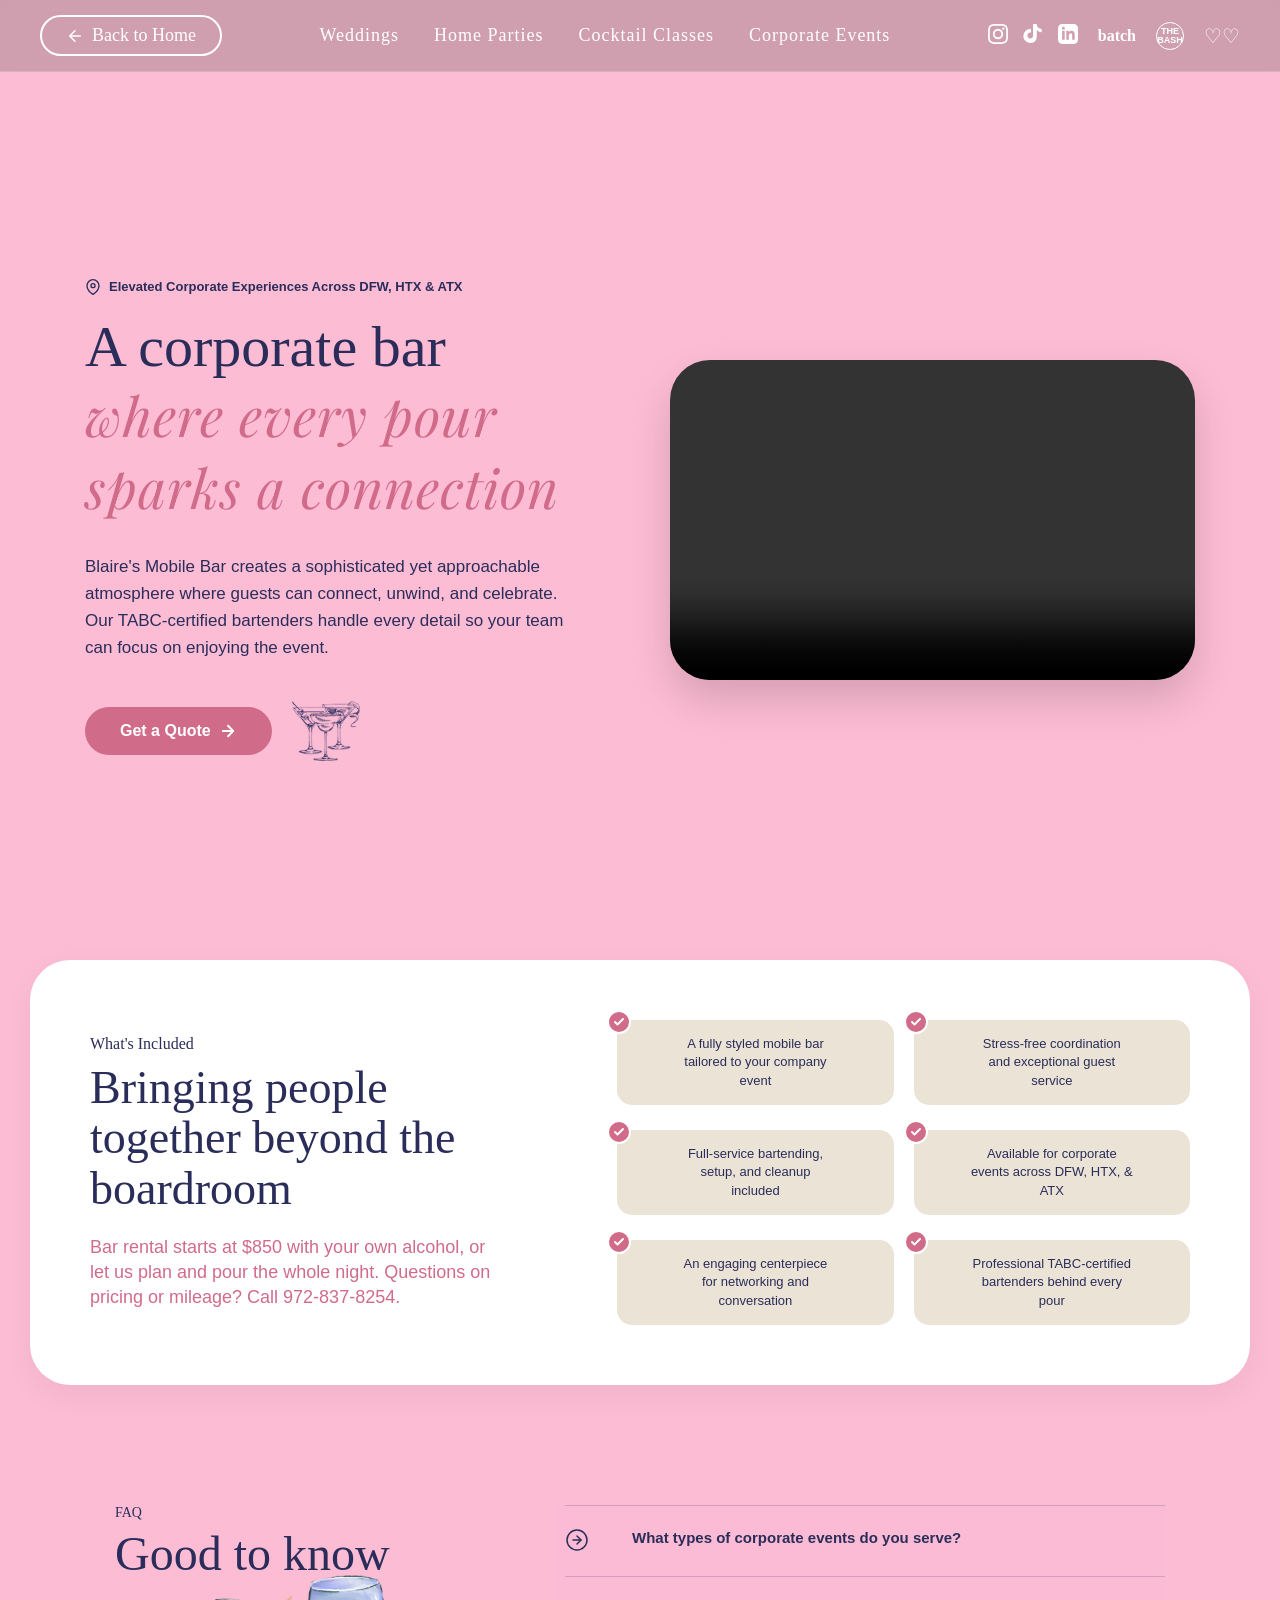
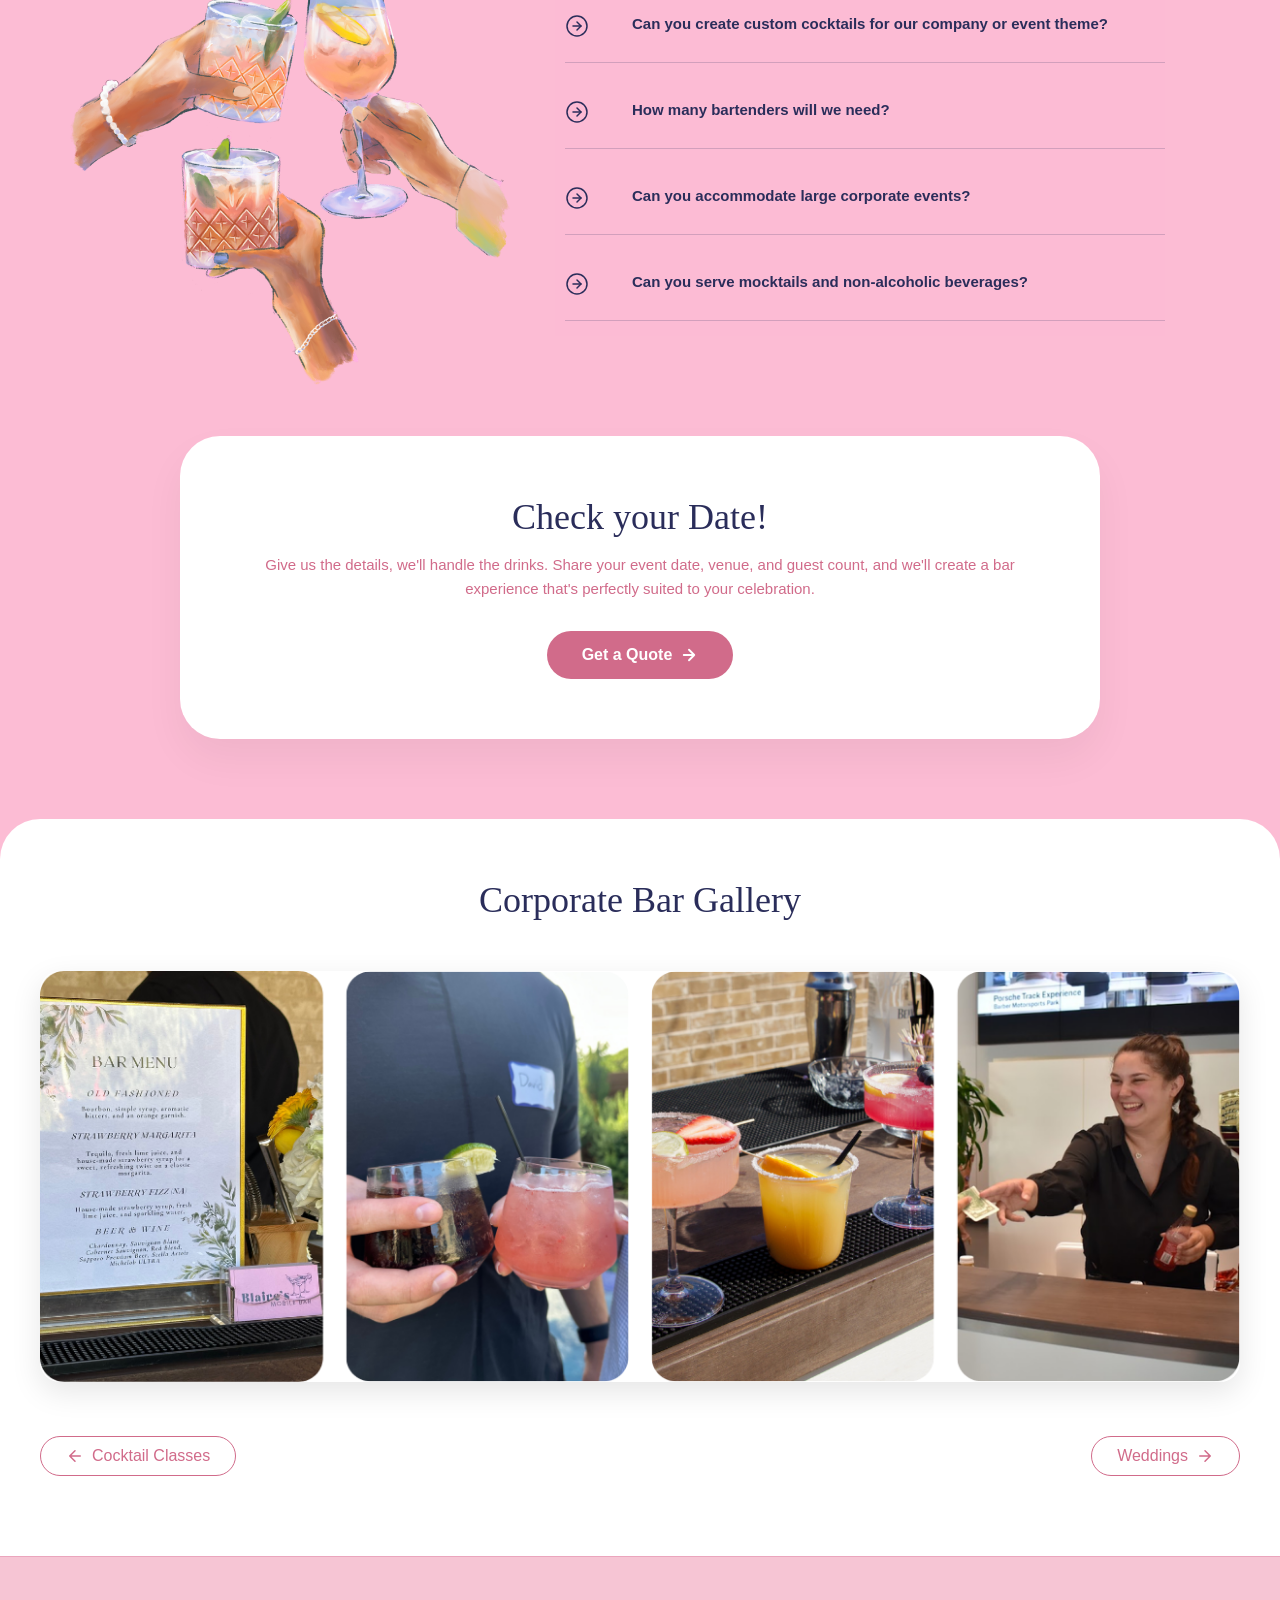
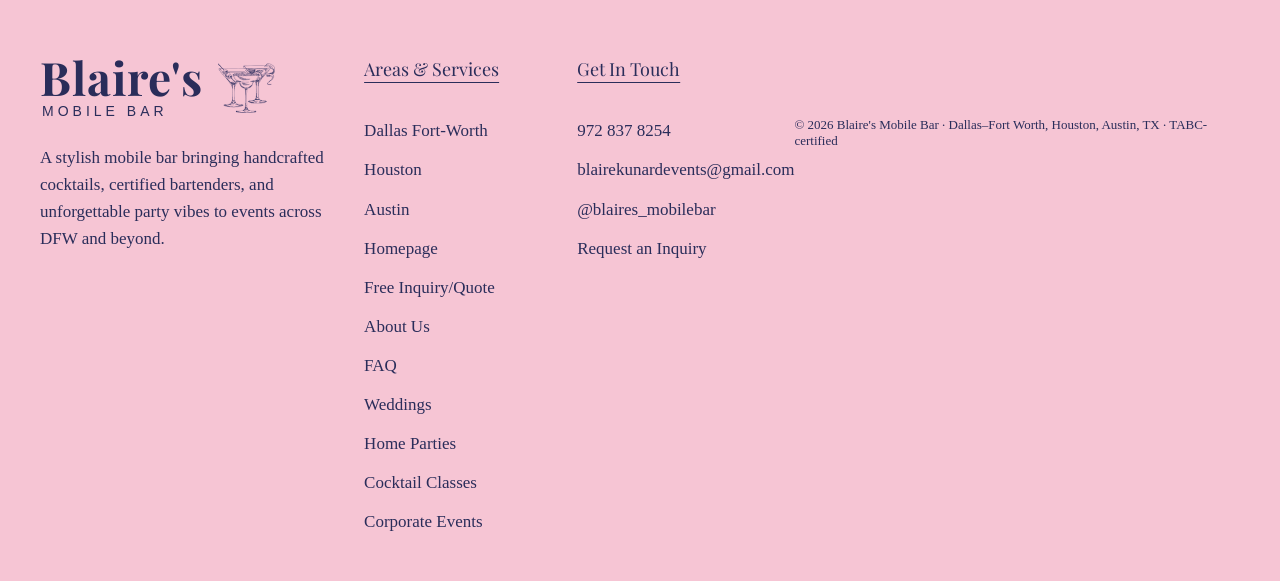
<file: corporate.html>
<!DOCTYPE html>
<html lang="en">
<head>
    <meta charset="UTF-8">
    <meta name="viewport" content="width=device-width, initial-scale=1.0">
    <title>Corporate Events | Blaire's Mobile Bar</title>
    
    <!-- Meta Pixel Code -->
    <script>
    !function(f,b,e,v,n,t,s)
    {if(f.fbq)return;n=f.fbq=function(){n.callMethod?
    n.callMethod.apply(n,arguments):n.queue.push(arguments)};
    if(!f._fbq)f._fbq=n;n.push=n;n.loaded=!0;n.version='2.0';
    n.queue=[];t=b.createElement(e);t.async=!0;
    t.src=v;s=b.getElementsByTagName(e)[0];
    s.parentNode.insertBefore(t,s)}(window, document,'script',
    'https://connect.facebook.net/en_US/fbevents.js');
    fbq('set', 'autoConfig', false, '1625877711459147');
    fbq('init', '1625877711459147');
    fbq('track', 'PageView');
    </script>
    <noscript><img height="1" width="1" style="display:none"
    src="https://www.facebook.com/tr?id=1625877711459147&ev=PageView&noscript=1"
    /></noscript>
    <!-- End Meta Pixel Code -->

    <link rel="stylesheet" href="style.css">
    
    <!-- Forcefully hide default browser arrows and override style.css injections -->
    <style>
        details > summary { list-style: none !important; outline: none; }
        details > summary::-webkit-details-marker { display: none !important; }
        details > summary::marker { display: none !important; content: "" !important; }
        
        details > summary::before,
        details > summary::after { 
            display: none !important; 
            content: none !important; 
        }
    </style>
<!-- Services Navigation Header (Transparent Mauve Background) -->
    <header style="position: fixed; top: 0; left: 0; width: 100%; z-index: 1000; background-color: rgba(140, 115, 121, 0.4); backdrop-filter: blur(8px); -webkit-backdrop-filter: blur(8px); display: flex; align-items: center; justify-content: space-between; padding: 15px 40px; box-sizing: border-box; font-family: Georgia, serif; border-bottom: 1px solid rgba(255, 255, 255, 0.2);">
        
        <!-- Styled Button: Back to Home -->
        <a href="index.html" class="btn" style="background-color: transparent; border: 2px solid white; border-radius: 25px; font-family: Georgia, serif; text-transform: none; font-size: 18px; font-weight: normal; color: white; padding: 8px 24px; text-decoration: none; display: inline-flex; align-items: center; gap: 8px;">
            <svg width="18" height="18" viewBox="0 0 24 24" fill="none" stroke="currentColor" stroke-width="2" stroke-linecap="round" stroke-linejoin="round"><path d="M19 12H5M12 19l-7-7 7-7"/></svg>
            Back to Home
        </a>
        
        <!-- Service Specific Navigation Links (Make sure to update the underline for the active page!) -->
        <ul class="nav-links" style="display: flex; gap: 35px; list-style: none; margin: 0; padding: 0; align-items: center;">
            <li><a href="weddings.html" style="font-family: Georgia, serif; font-size: 18px; color: white; text-decoration: none; text-transform: none;">Weddings</a></li>
            <li><a href="parties.html" style="font-family: Georgia, serif; font-size: 18px; color: white; text-decoration: none; text-transform: none;">Home Parties</a></li>
            <li><a href="classes.html" style="font-family: Georgia, serif; font-size: 18px; color: white; text-decoration: none; text-transform: none;">Cocktail Classes</a></li>
            <li><a href="corporate.html" style="font-family: Georgia, serif; font-size: 18px; color: white; text-decoration: none; text-transform: none;">Corporate Events</a></li>
        </ul>
        
        <!-- Socials & Partners (White versions) -->
        <div class="socials-partners" style="display: flex; align-items: center; gap: 15px; color: white;">
            <a href="https://www.instagram.com/blaires_mobilebar/" target="_blank" style="color: white; text-decoration: none;">
                <svg width="20" height="20" fill="currentColor" viewBox="0 0 24 24"><path d="M12 2.163c3.204 0 3.584.012 4.85.07 3.252.148 4.771 1.691 4.919 4.919.058 1.265.069 1.645.069 4.849 0 3.205-.012 3.584-.069 4.849-.149 3.225-1.664 4.771-4.919 4.919-1.266.058-1.644.07-4.85.07-3.204 0-3.584-.012-4.849-.07-3.26-.149-4.771-1.699-4.919-4.92-.058-1.265-.07-1.644-.07-4.849 0-3.204.013-3.583.07-4.849.149-3.227 1.664-4.771 4.919-4.919 1.266-.057 1.645-.069 4.849-.069zM12 0C8.741 0 8.333.014 7.053.072 2.695.272.273 2.69.073 7.051.014 8.333 0 8.741 0 12c0 3.259.014 3.668.072 4.948.2 4.358 2.618 6.78 6.98 6.98 1.281.058 1.689.072 4.948.072 3.259 0 3.668-.014 4.948-.072 4.354-.2 6.782-2.618 6.979-6.98.059-1.28.073-1.689.073-4.948 0-3.259-.014-3.667-.072-4.947-.196-4.354-2.617-6.78-6.979-6.98C15.668.014 15.259 0 12 0zm0 5.838a6.162 6.162 0 100 12.324 6.162 6.162 0 000-12.324zM12 16a4 4 0 110-8 4 4 0 010 8zm6.406-11.845a1.44 1.44 0 100 2.881 1.44 1.44 0 000-2.881z"/></svg>
            </a>
            <a href="https://tiktok.com/@blaires.mobile.bar" target="_blank" style="color: white; text-decoration: none;">
                <svg width="20" height="20" fill="currentColor" viewBox="0 0 24 24"><path d="M12.53.02C13.84 0 15.14.01 16.44 0c.08 1.53.63 3.09 1.75 4.17 1.12 1.11 2.7 1.62 4.24 1.79v4.03c-1.44-.07-2.88-.52-4.11-1.28a7.86 7.86 0 01-1.79-1.57V15c-.01 1.4-.33 2.83-1.01 4.1-.73 1.35-1.92 2.47-3.37 3.05a8.77 8.77 0 01-6.14.07 8.52 8.52 0 01-3.67-2.65A8.77 8.77 0 01.32 15a8.88 8.88 0 013.22-7.16 8.52 8.52 0 016.14-1.64v4.06c-.95-.08-1.93.09-2.77.58-.87.51-1.48 1.45-1.6 2.46-.11.96.16 1.98.74 2.77s1.5 1.28 2.49 1.27a3.48 3.48 0 003.49-3.48V.02h.53z"/></svg>
            </a>
            <a href="https://www.linkedin.com/company/blaire-s-mobile-bar/" target="_blank" style="color: white; text-decoration: none;">
                <svg width="20" height="20" fill="currentColor" viewBox="0 0 24 24"><path d="M19 0h-14c-2.761 0-5 2.239-5 5v14c0 2.761 2.239 5 5 5h14c2.762 0 5-2.239 5-5v-14c0-2.761-2.238-5-5-5zm-11 19h-3v-11h3v11zm-1.5-12.268c-.966 0-1.75-.779-1.75-1.75s.784-1.75 1.75-1.75 1.75.779 1.75 1.75-.784 1.75-1.75 1.75zm13.5 12.268h-3v-5.604c0-3.368-4-3.113-4 0v5.604h-3v-11h3v1.765c1.396-2.586 7-2.777 7 2.476v6.759z"/></svg>
            </a>
            <a href="https://letsbatch.com/experiences/fb91f2fe-104f-4f2c-a0b3-4a798e4db5f9" target="_blank" style="color: white; text-decoration: none; display: flex; align-items: center;">
                <span style="font-family: Georgia, serif; font-size: 16px; font-weight: bold; margin-left: 5px;">batch</span>
            </a>
            <a href="https://www.thebash.com/bartender/blaire-s-mobile-bar-service" target="_blank" style="color: white; text-decoration: none; display: flex; align-items: center;">
                <span style="font-family: 'Helvetica Neue', Helvetica, Arial, sans-serif; font-size: 9px; font-weight: bold; border: 1px solid white; border-radius: 50%; width: 26px; height: 26px; display: flex; align-items: center; justify-content: center; text-transform: uppercase; line-height: 1; text-align: center; margin-left: 5px;">the bash</span>
            </a>
            <a href="https://www.zola.com/wedding-vendors/wedding-bar-services/blaire-s-mobile-bar" target="_blank" style="color: white; text-decoration: none; display: flex; align-items: center;">
                <span style="font-size: 20px; line-height: 1; margin-left: 5px;">♡♡</span>
            </a>
        </div>
    </header>

    <main>
        <!-- Hero/Intro Section -->
        <section style="padding: 160px 20px 80px 20px; min-height: 80vh; display: flex; align-items: center;">
            <div style="max-width: 1200px; margin: 0 auto; display: flex; flex-wrap: wrap; align-items: center; gap: 60px;">
                
                <!-- Left Side Typography and Button -->
                <div style="flex: 1; min-width: 400px;">
                    <div style="display: flex; align-items: center; gap: 8px; color: #2a2d5a; font-family: 'Helvetica Neue', Helvetica, sans-serif; font-size: 13px; margin-bottom: 20px; font-weight: bold;">
                        <svg width="16" height="16" viewBox="0 0 24 24" fill="none" stroke="currentColor" stroke-width="2" stroke-linecap="round" stroke-linejoin="round"><path d="M21 10c0 7-9 13-9 13s-9-6-9-13a9 9 0 0 1 18 0z"></path><circle cx="12" cy="10" r="3"></circle></svg>
                        <span>Elevated Corporate Experiences Across DFW, HTX & ATX</span>
                    </div>

                    <h1 style="font-family: Georgia, serif; font-size: 58px; color: #2a2d5a; margin: 0; font-weight: normal; line-height: 1.1;">A corporate bar</h1>
                    <h2 style="font-family: 'Playfair Display', Georgia, serif; font-style: italic; font-size: 54px; color: #d16b8a; margin: 0 0 30px 0; font-weight: normal; letter-spacing: 1px;">where every pour<br>sparks a connection</h2>

                    <p style="font-family: 'Helvetica Neue', Helvetica, sans-serif; font-size: 17px; color: #2a2d5a; line-height: 1.6; margin-bottom: 40px; max-width: 500px;">
                        Blaire's Mobile Bar creates a sophisticated yet approachable atmosphere where guests can connect, unwind, and celebrate. Our TABC-certified bartenders handle every detail so your team can focus on enjoying the event.
                    </p>

                    <div style="display: flex; align-items: center; gap: 20px;">
                        <a href="quote.html" onclick="fbq('track', 'InitiateCheckout');" style="display: inline-flex; align-items: center; gap: 8px; background-color: #d16b8a; color: white; font-family: 'Helvetica Neue', Helvetica, sans-serif; font-size: 16px; padding: 15px 35px; border-radius: 30px; text-decoration: none; font-weight: bold; transition: background-color 0.3s;">
                            Get a Quote 
                            <svg width="18" height="18" viewBox="0 0 24 24" fill="none" stroke="currentColor" stroke-width="2.5" stroke-linecap="round" stroke-linejoin="round"><path d="M5 12h14M12 5l7 7-7 7"/></svg>
                        </a>
                        <img src="Images/Small Martini on top of weddings.png" alt="Martini Glasses" style="height: 60px;">
                    </div>
                </div>

                <!-- Right Side: Corporate Event Top Video -->
                <div style="flex: 1; min-width: 400px; display: flex; justify-content: flex-end;">
                    <video src="Images/corp events video top.mp4" controls autoplay loop muted playsinline style="width: 100%; max-width: 550px; height: 320px; border-radius: 40px; box-shadow: 0 20px 40px rgba(0,0,0,0.15); object-fit: cover;"></video>
                </div>
            </div>
        </section>

        <!-- What's Included Card -->
        <section style="padding: 0 20px 60px;">
            <div class="white-card" style="display: flex; align-items: center; gap: 50px; text-align: left; max-width: 1100px; margin: 0 auto; background-color: white; border-radius: 40px; padding: 60px;">
                
                <div style="flex: 1;">
                    <p style="font-family: Georgia, serif; font-size: 16px; color: #2a2d5a; margin-top: 0; margin-bottom: 10px;">What's Included</p>
                    <h2 style="font-size: 46px; margin-top: 0; color: #2a2d5a; font-family: Georgia, serif; font-weight: normal; line-height: 1.1; margin-bottom: 20px;">Bringing people<br>together beyond the<br>boardroom</h2>
                    <p style="font-size: 18px; color: #d16b8a; line-height: 1.4; font-family: 'Helvetica Neue', Helvetica, sans-serif; font-weight: normal; margin: 0;">Bar rental starts at $850 with your own alcohol, or<br>let us plan and pour the whole night. Questions on<br>pricing or mileage? Call 972-837-8254.</p>
                </div>
                
                <div style="flex: 1.2;">
                    <div style="display: grid; grid-template-columns: 1fr 1fr; gap: 20px; row-gap: 25px;">
                        <div style="position: relative; background-color: #ebe3d5; border-radius: 15px; padding: 15px; display: flex; align-items: center; justify-content: center; text-align: center; min-height: 85px; box-sizing: border-box;">
                            <div style="position: absolute; top: -10px; left: -10px; width: 24px; height: 24px; background-color: #d16b8a; border-radius: 50%; display: flex; align-items: center; justify-content: center; border: 2px solid white; box-sizing: border-box;">
                                <svg width="12" height="12" viewBox="0 0 24 24" fill="none" stroke="white" stroke-width="4" stroke-linecap="round" stroke-linejoin="round"><polyline points="20 6 9 17 4 12"></polyline></svg>
                            </div>
                            <p style="margin: 0; color: #2a2d5a; font-family: 'Helvetica Neue', Helvetica, sans-serif; font-size: 13px; font-weight: 500; line-height: 1.4;">A fully styled mobile bar<br>tailored to your company<br>event</p>
                        </div>
                        <div style="position: relative; background-color: #ebe3d5; border-radius: 15px; padding: 15px; display: flex; align-items: center; justify-content: center; text-align: center; min-height: 85px; box-sizing: border-box;">
                            <div style="position: absolute; top: -10px; left: -10px; width: 24px; height: 24px; background-color: #d16b8a; border-radius: 50%; display: flex; align-items: center; justify-content: center; border: 2px solid white; box-sizing: border-box;">
                                <svg width="12" height="12" viewBox="0 0 24 24" fill="none" stroke="white" stroke-width="4" stroke-linecap="round" stroke-linejoin="round"><polyline points="20 6 9 17 4 12"></polyline></svg>
                            </div>
                            <p style="margin: 0; color: #2a2d5a; font-family: 'Helvetica Neue', Helvetica, sans-serif; font-size: 13px; font-weight: 500; line-height: 1.4;">Stress-free coordination<br>and exceptional guest<br>service</p>
                        </div>
                        <div style="position: relative; background-color: #ebe3d5; border-radius: 15px; padding: 15px; display: flex; align-items: center; justify-content: center; text-align: center; min-height: 85px; box-sizing: border-box;">
                            <div style="position: absolute; top: -10px; left: -10px; width: 24px; height: 24px; background-color: #d16b8a; border-radius: 50%; display: flex; align-items: center; justify-content: center; border: 2px solid white; box-sizing: border-box;">
                                <svg width="12" height="12" viewBox="0 0 24 24" fill="none" stroke="white" stroke-width="4" stroke-linecap="round" stroke-linejoin="round"><polyline points="20 6 9 17 4 12"></polyline></svg>
                            </div>
                            <p style="margin: 0; color: #2a2d5a; font-family: 'Helvetica Neue', Helvetica, sans-serif; font-size: 13px; font-weight: 500; line-height: 1.4;">Full-service bartending,<br>setup, and cleanup<br>included</p>
                        </div>
                        <div style="position: relative; background-color: #ebe3d5; border-radius: 15px; padding: 15px; display: flex; align-items: center; justify-content: center; text-align: center; min-height: 85px; box-sizing: border-box;">
                            <div style="position: absolute; top: -10px; left: -10px; width: 24px; height: 24px; background-color: #d16b8a; border-radius: 50%; display: flex; align-items: center; justify-content: center; border: 2px solid white; box-sizing: border-box;">
                                <svg width="12" height="12" viewBox="0 0 24 24" fill="none" stroke="white" stroke-width="4" stroke-linecap="round" stroke-linejoin="round"><polyline points="20 6 9 17 4 12"></polyline></svg>
                            </div>
                            <p style="margin: 0; color: #2a2d5a; font-family: 'Helvetica Neue', Helvetica, sans-serif; font-size: 13px; font-weight: 500; line-height: 1.4;">Available for corporate<br>events across DFW, HTX, &<br>ATX</p>
                        </div>
                        <div style="position: relative; background-color: #ebe3d5; border-radius: 15px; padding: 15px; display: flex; align-items: center; justify-content: center; text-align: center; min-height: 85px; box-sizing: border-box;">
                            <div style="position: absolute; top: -10px; left: -10px; width: 24px; height: 24px; background-color: #d16b8a; border-radius: 50%; display: flex; align-items: center; justify-content: center; border: 2px solid white; box-sizing: border-box;">
                                <svg width="12" height="12" viewBox="0 0 24 24" fill="none" stroke="white" stroke-width="4" stroke-linecap="round" stroke-linejoin="round"><polyline points="20 6 9 17 4 12"></polyline></svg>
                            </div>
                            <p style="margin: 0; color: #2a2d5a; font-family: 'Helvetica Neue', Helvetica, sans-serif; font-size: 13px; font-weight: 500; line-height: 1.4;">An engaging centerpiece<br>for networking and<br>conversation</p>
                        </div>
                        <div style="position: relative; background-color: #ebe3d5; border-radius: 15px; padding: 15px; display: flex; align-items: center; justify-content: center; text-align: center; min-height: 85px; box-sizing: border-box;">
                            <div style="position: absolute; top: -10px; left: -10px; width: 24px; height: 24px; background-color: #d16b8a; border-radius: 50%; display: flex; align-items: center; justify-content: center; border: 2px solid white; box-sizing: border-box;">
                                <svg width="12" height="12" viewBox="0 0 24 24" fill="none" stroke="white" stroke-width="4" stroke-linecap="round" stroke-linejoin="round"><polyline points="20 6 9 17 4 12"></polyline></svg>
                            </div>
                            <p style="margin: 0; color: #2a2d5a; font-family: 'Helvetica Neue', Helvetica, sans-serif; font-size: 13px; font-weight: 500; line-height: 1.4;">Professional TABC-certified<br>bartenders behind every<br>pour</p>
                        </div>
                    </div>
                </div>
            </div>
        </section>

        <!-- FAQ Section -->
        <section style="background-color: #fcbcd4; max-width: 1050px; margin: 0 auto; display: flex; flex-wrap: wrap; gap: 40px; padding: 60px 20px 100px 20px; position: relative; z-index: 1;">
            
            <div style="flex: 1; position: relative; min-width: 300px;">
                <p style="font-family: Georgia, serif; font-size: 14px; color: #2a2d5a; margin: 0 0 5px 0;">FAQ</p>
                <h2 style="font-size: 48px; margin-top: 0; color: #2a2d5a; font-family: Georgia, serif; font-weight: normal; margin-bottom: 20px; z-index: 2; position: relative;">Good to know</h2>
                
                <!-- Graphic for Corporate FAQ -->
                <img src="Images/toast for corp.png" alt="Drinks Illustration" style="position: absolute; left: -45px; top: 70px; width: 440px; max-width: none; z-index: 1; pointer-events: none; opacity: 0.95;">
            </div>

            <!-- FAQ text block safely overlapping the image layout WITH DIVIDING LINES -->
            <div style="flex: 1.5; min-width: 450px; position: relative; z-index: 2; background-color: rgba(252, 188, 212, 0.65); padding-left: 10px;">
                <div style="border-top: 1px solid rgba(42, 45, 90, 0.2); display: flex; flex-direction: column;">
                    
                    <details style="padding: 20px 0; border-bottom: 1px solid rgba(42, 45, 90, 0.2);">
                        <summary style="cursor: pointer; display: flex; gap: 15px; align-items: flex-start; outline: none;">
                            <div style="flex-shrink: 0; padding-top: 2px;">
                                <svg width="24" height="24" viewBox="0 0 24 24" fill="none" stroke="#2a2d5a" stroke-width="1.5" stroke-linecap="round" stroke-linejoin="round"><circle cx="12" cy="12" r="10"></circle><polyline points="12 16 16 12 12 8"></polyline><line x1="8" y1="12" x2="16" y2="12"></line></svg>
                            </div>
                            <p style="margin: 0; font-family: 'Helvetica Neue', Helvetica, sans-serif; font-weight: bold; font-size: 15px; color: #2a2d5a;">What types of corporate events do you serve?</p>
                        </summary>
                        <div style="padding-left: 39px; margin-top: 5px;">
                            <p style="margin-top: 5px; color: #2a2d5a; line-height: 1.6;">We serve a wide range of corporate events, including holiday parties, team building events, networking mixers, client appreciation events, grand openings, conferences, brand activations, and company celebrations.</p>
                        </div>
                    </details>

                    <details style="padding: 20px 0; border-bottom: 1px solid rgba(42, 45, 90, 0.2);">
                        <summary style="cursor: pointer; display: flex; gap: 15px; align-items: flex-start; outline: none;">
                            <div style="flex-shrink: 0; padding-top: 2px;">
                                <svg width="24" height="24" viewBox="0 0 24 24" fill="none" stroke="#2a2d5a" stroke-width="1.5" stroke-linecap="round" stroke-linejoin="round"><circle cx="12" cy="12" r="10"></circle><polyline points="12 16 16 12 12 8"></polyline><line x1="8" y1="12" x2="16" y2="12"></line></svg>
                            </div>
                            <p style="margin: 0; font-family: 'Helvetica Neue', Helvetica, sans-serif; font-weight: bold; font-size: 15px; color: #2a2d5a;">Can you create custom cocktails for our company or event theme?</p>
                        </summary>
                        <div style="padding-left: 39px; margin-top: 5px;">
                            <p style="margin-top: 5px; color: #2a2d5a; line-height: 1.6;">Absolutely! We love creating signature cocktails inspired by your company, event theme, brand colors, or special occasion. Custom drink menus are one of our favorite ways to elevate a corporate gathering.</p>
                        </div>
                    </details>

                    <details style="padding: 20px 0; border-bottom: 1px solid rgba(42, 45, 90, 0.2);">
                        <summary style="cursor: pointer; display: flex; gap: 15px; align-items: flex-start; outline: none;">
                            <div style="flex-shrink: 0; padding-top: 2px;">
                                <svg width="24" height="24" viewBox="0 0 24 24" fill="none" stroke="#2a2d5a" stroke-width="1.5" stroke-linecap="round" stroke-linejoin="round"><circle cx="12" cy="12" r="10"></circle><polyline points="12 16 16 12 12 8"></polyline><line x1="8" y1="12" x2="16" y2="12"></line></svg>
                            </div>
                            <p style="margin: 0; font-family: 'Helvetica Neue', Helvetica, sans-serif; font-weight: bold; font-size: 15px; color: #2a2d5a;">How many bartenders will we need?</p>
                        </summary>
                        <div style="padding-left: 39px; margin-top: 5px;">
                            <p style="margin-top: 5px; color: #2a2d5a; line-height: 1.6;">One bartender can comfortably serve up to 75 guests. For larger events, we require an additional bartender (+1 per 75 guests) to ensure efficient service and minimal wait times.</p>
                        </div>
                    </details>
                    
                    <details style="padding: 20px 0; border-bottom: 1px solid rgba(42, 45, 90, 0.2);">
                        <summary style="cursor: pointer; display: flex; gap: 15px; align-items: flex-start; outline: none;">
                            <div style="flex-shrink: 0; padding-top: 2px;">
                                <svg width="24" height="24" viewBox="0 0 24 24" fill="none" stroke="#2a2d5a" stroke-width="1.5" stroke-linecap="round" stroke-linejoin="round"><circle cx="12" cy="12" r="10"></circle><polyline points="12 16 16 12 12 8"></polyline><line x1="8" y1="12" x2="16" y2="12"></line></svg>
                            </div>
                            <p style="margin: 0; font-family: 'Helvetica Neue', Helvetica, sans-serif; font-weight: bold; font-size: 15px; color: #2a2d5a;">Can you accommodate large corporate events?</p>
                        </summary>
                        <div style="padding-left: 39px; margin-top: 5px;">
                            <p style="margin-top: 5px; color: #2a2d5a; line-height: 1.6;">Yes! Whether you're hosting a small team happy hour or a large-scale company event, we'll work with you to determine the right staffing and setup for your guest count.</p>
                        </div>
                    </details>
                    
                    <details style="padding: 20px 0; border-bottom: 1px solid rgba(42, 45, 90, 0.2);">
                        <summary style="cursor: pointer; display: flex; gap: 15px; align-items: flex-start; outline: none;">
                            <div style="flex-shrink: 0; padding-top: 2px;">
                                <svg width="24" height="24" viewBox="0 0 24 24" fill="none" stroke="#2a2d5a" stroke-width="1.5" stroke-linecap="round" stroke-linejoin="round"><circle cx="12" cy="12" r="10"></circle><polyline points="12 16 16 12 12 8"></polyline><line x1="8" y1="12" x2="16" y2="12"></line></svg>
                            </div>
                            <p style="margin: 0; font-family: 'Helvetica Neue', Helvetica, sans-serif; font-weight: bold; font-size: 15px; color: #2a2d5a;">Can you serve mocktails and non-alcoholic beverages?</p>
                        </summary>
                        <div style="padding-left: 39px; margin-top: 5px;">
                            <p style="margin-top: 5px; color: #2a2d5a; line-height: 1.6;">Yes! We can provide a full menu of delicious mocktails and non-alcoholic beverages to ensure all guests feel included in the celebration.</p>
                        </div>
                    </details>

                </div>
            </div>
        </section>

        <!-- Standalone, non-conjoined white check your date card -->
        <section style="padding: 0 20px 80px 20px; position: relative; z-index: 5;">
            <div class="white-card" style="padding: 60px; max-width: 800px; margin: 0 auto; text-align: center; background-color: white; border-radius: 40px; box-shadow: 0 20px 40px rgba(0,0,0,0.05);">
                <h2 style="font-size: 36px; margin-top: 0; margin-bottom: 10px; color: #2a2d5a; font-family: Georgia, serif; font-weight: normal;">Check your Date!</h2>
                <p style="margin-bottom: 30px; color: #d16b8a; line-height: 1.6; font-family: 'Helvetica Neue', Helvetica, sans-serif; font-size: 15px;">Give us the details, we'll handle the drinks. Share your event date, venue, and guest count, and we'll create a bar experience that's perfectly suited to your celebration.</p>
                <a href="quote.html" class="btn" onclick="fbq('track', 'InitiateCheckout');" style="display: inline-flex; align-items: center; justify-content: center; gap: 8px; background-color: #d16b8a; color: white; padding: 15px 35px; border-radius: 30px; text-decoration: none; font-weight: bold; width: fit-content; margin: 0 auto; font-family: 'Helvetica Neue', Helvetica, sans-serif;">
                    Get a Quote 
                    <svg width="18" height="18" viewBox="0 0 24 24" fill="none" stroke="currentColor" stroke-width="2.5" stroke-linecap="round" stroke-linejoin="round"><path d="M5 12h14M12 5l7 7-7 7"/></svg>
                </a>
            </div>
        </section>

        <!-- Separate White Gallery Section -->
        <div style="background-color: white; border-top-left-radius: 40px; border-top-right-radius: 40px; padding: 60px 20px 80px 20px; position: relative; z-index: 5;">
            <div style="max-width: 1200px; margin: 0 auto;">
                
                <h2 style="color: #2a2d5a; font-family: Georgia, serif; font-weight: normal; margin-top: 0; margin-bottom: 50px; font-size: 36px; text-align: center;">Corporate Bar Gallery</h2>
                
                <!-- Single Image layout matching weddings and parties pages -->
                <img src="Images/corp bar gallery.png" alt="Corporate Bar Gallery" style="width: 100%; height: auto; border-radius: 20px; box-shadow: 0 10px 30px rgba(0,0,0,0.1);">
                
                <!-- Bottom Navigation Buttons -->
                <div style="display: flex; justify-content: space-between; align-items: center; margin-top: 50px;">
                    
                    <!-- Left Navigate Button (Points to Cocktail Classes) -->
                    <a href="classes.html" style="display: inline-flex; align-items: center; justify-content: center; gap: 8px; border: 1px solid #d16b8a; color: #d16b8a; background-color: transparent; padding: 10px 25px; border-radius: 30px; text-decoration: none; font-family: 'Helvetica Neue', Helvetica, sans-serif; font-size: 16px;">
                        <svg width="18" height="18" viewBox="0 0 24 24" fill="none" stroke="currentColor" stroke-width="2" stroke-linecap="round" stroke-linejoin="round"><path d="M19 12H5M12 19l-7-7 7-7"/></svg>
                        Cocktail Classes 
                    </a>

                    <!-- Right Navigate Button (Points back to Weddings to complete the loop) -->
                    <a href="weddings.html" style="display: inline-flex; align-items: center; justify-content: center; gap: 8px; border: 1px solid #d16b8a; color: #d16b8a; background-color: transparent; padding: 10px 25px; border-radius: 30px; text-decoration: none; font-family: 'Helvetica Neue', Helvetica, sans-serif; font-size: 16px;">
                        Weddings 
                        <svg width="18" height="18" viewBox="0 0 24 24" fill="none" stroke="currentColor" stroke-width="2" stroke-linecap="round" stroke-linejoin="round"><path d="M5 12h14M12 5l7 7-7 7"/></svg>
                    </a>
                    
                </div>
            </div>
        </div>
    </main>

    <!-- Bulletproof Footer -->
    <footer style="background-color: #f6c5d4; padding: 100px 40px 40px; font-family: Georgia, serif; color: #2a2d5a; position: relative; z-index: 1;">
        
        <div style="max-width: 1200px; margin: 0 auto; display: flex; justify-content: space-between; align-items: flex-start;">
            
            <div style="width: 40%; padding-right: 40px;">
                <div style="display: flex; align-items: center; margin-bottom: 25px;">
                    <div style="display: flex; flex-direction: column; justify-content: center;">
                        <h2 style="font-family: 'Playfair Display', Georgia, serif; font-size: 46px; font-weight: bold; margin: 0; color: #2a2d5a; line-height: 0.9; letter-spacing: 1px;">Blaire's</h2>
                        <p style="font-family: 'Helvetica Neue', Helvetica, Arial, sans-serif; font-size: 14px; letter-spacing: 4px; margin: 4px 0 0 2px; color: #2a2d5a; font-weight: 500;">MOBILE BAR</p>
                    </div>
                    <img src="Images/Small Martini on top of weddings.png" alt="Martini Graphic" style="height: 50px; margin-left: 15px; opacity: 0.9;">
                </div>
                
                <p style="font-size: 17px; line-height: 1.6; color: #2a2d5a; margin: 0; max-width: 380px;">
                    A stylish mobile bar bringing handcrafted cocktails, certified bartenders, and unforgettable party vibes to events across DFW and beyond.
                </p>
            </div>

            <div style="width: 30%;">
                <h4 style="font-size: 18px; font-weight: normal; text-decoration: underline; text-underline-offset: 6px; margin-top: 0; margin-bottom: 30px; color: #2a2d5a;">Areas & Services</h4>
                <ul style="list-style: none; padding: 0; margin: 0; line-height: 2.3; font-size: 17px;">
                    <li style="color: #2a2d5a;">Dallas Fort-Worth</li>
                    <li style="color: #2a2d5a;">Houston</li>
                    <li style="color: #2a2d5a;">Austin</li>
                    <li><a href="index.html" style="color: #2a2d5a; text-decoration: none;">Homepage</a></li>
                    <li><a href="quote.html" onclick="fbq('track', 'InitiateCheckout');" style="color: #2a2d5a; text-decoration: none;">Free Inquiry/Quote</a></li>
                    <li><a href="about.html" style="color: #2a2d5a; text-decoration: none;">About Us</a></li>
                    <li><a href="about.html" style="color: #2a2d5a; text-decoration: none;">FAQ</a></li>
                    <li><a href="services.html" style="color: #2a2d5a; text-decoration: none;">Weddings</a></li>
                    <li><a href="services.html" style="color: #2a2d5a; text-decoration: none;">Home Parties</a></li>
                    <li><a href="services.html" style="color: #2a2d5a; text-decoration: none;">Cocktail Classes</a></li>
                    <li><a href="services.html" style="color: #2a2d5a; text-decoration: none;">Corporate Events</a></li>
                </ul>
            </div>

            <div style="width: 30%;">
                <h4 style="font-size: 18px; font-weight: normal; text-decoration: underline; text-underline-offset: 6px; margin-top: 0; margin-bottom: 30px; color: #2a2d5a;">Get In Touch</h4>
                <ul style="list-style: none; padding: 0; margin: 0; line-height: 2.3; font-size: 17px;">
                    <li style="color: #2a2d5a;">972 837 8254</li>
                    <li><a href="mailto:blairekunardevents@gmail.com" style="color: #2a2d5a; text-decoration: none;">blairekunardevents@gmail.com</a></li>
                    <li><a href="https://www.instagram.com/blaires_mobilebar/" target="_blank" style="color: #2a2d5a; text-decoration: none;">@blaires_mobilebar</a></li>
                    <li><a href="quote.html" style="color: #2a2d5a; text-decoration: none;">Request an Inquiry</a></li>
                </ul>
            </div>
            
        </div>

        <div style="max-width: 1200px; margin: 60px auto 0; padding-top: 0;">
            <p style="font-size: 13px; color: #2a2d5a; margin: 0;">
                © 2026 Blaire's Mobile Bar &middot; Dallas–Fort Worth, Houston, Austin, TX &middot; TABC-certified
            </p>
        </div>
    </footer>

</body>
</html>
</file>
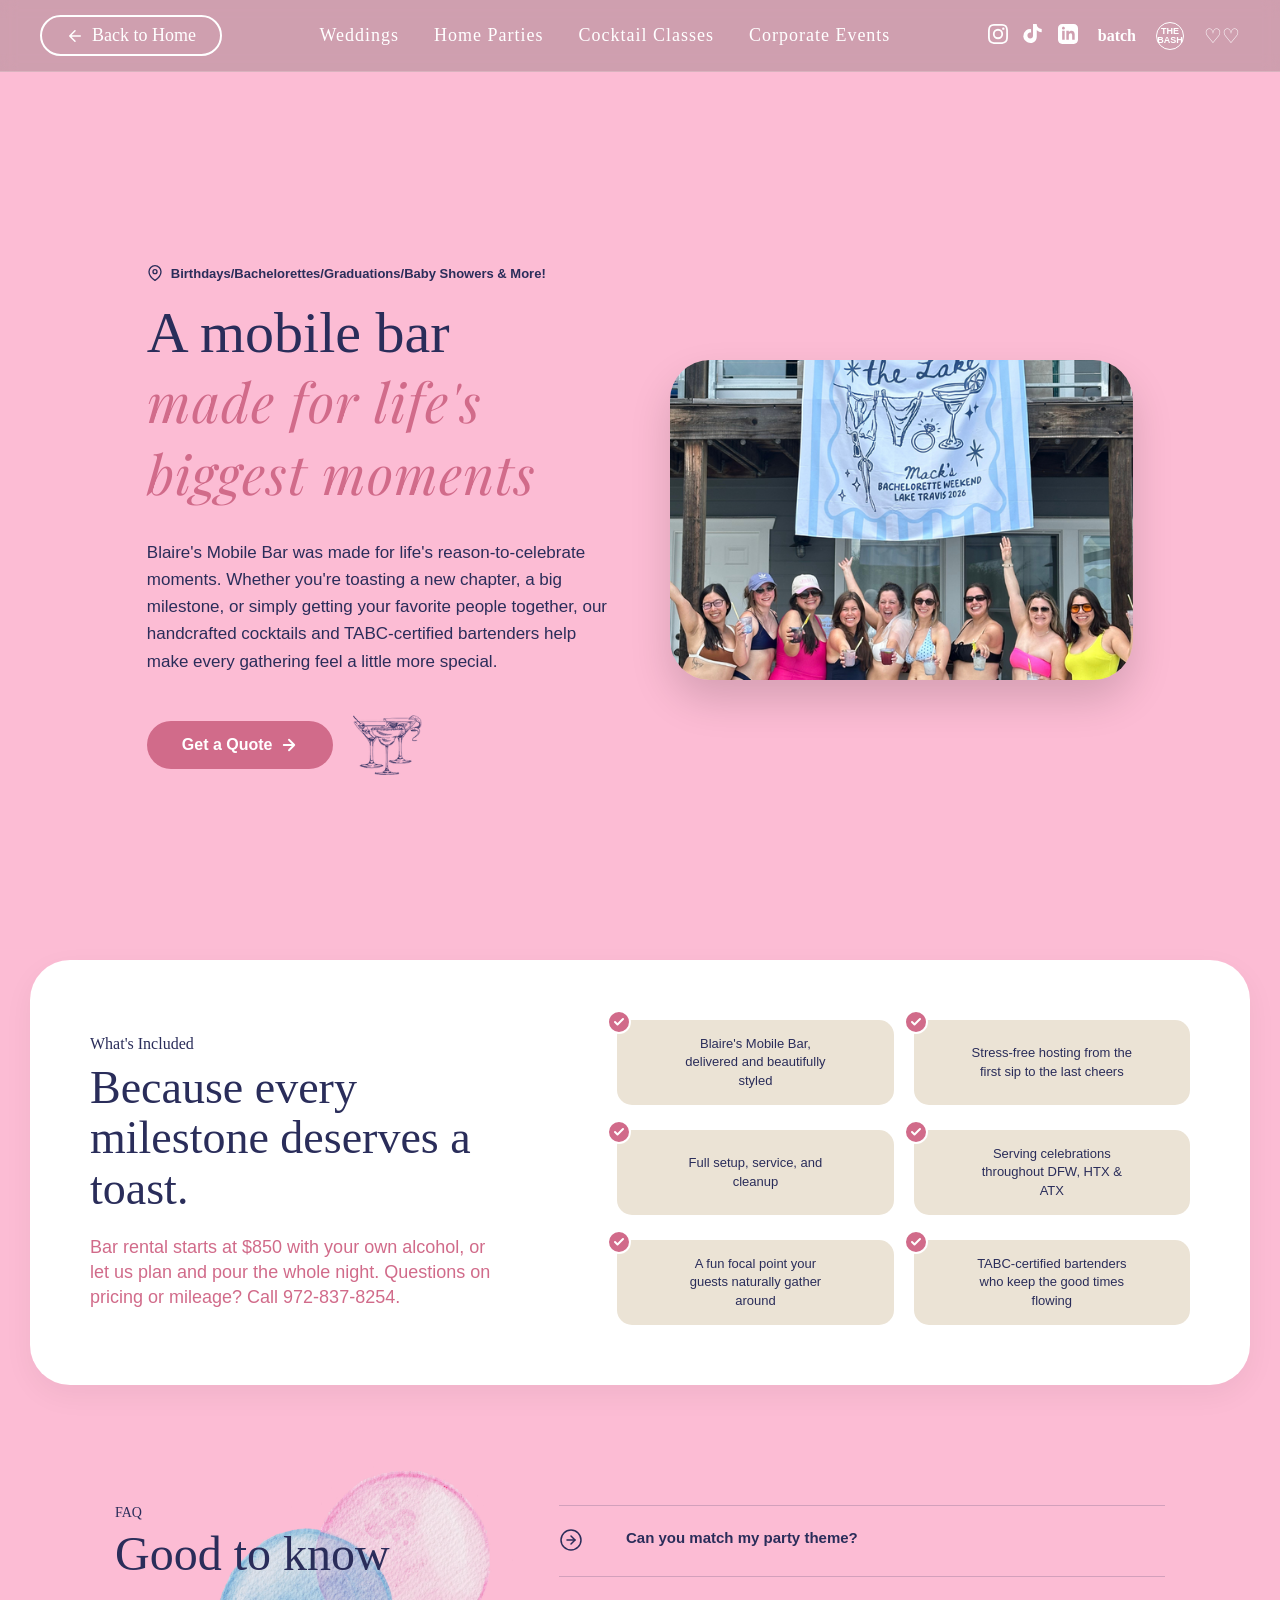
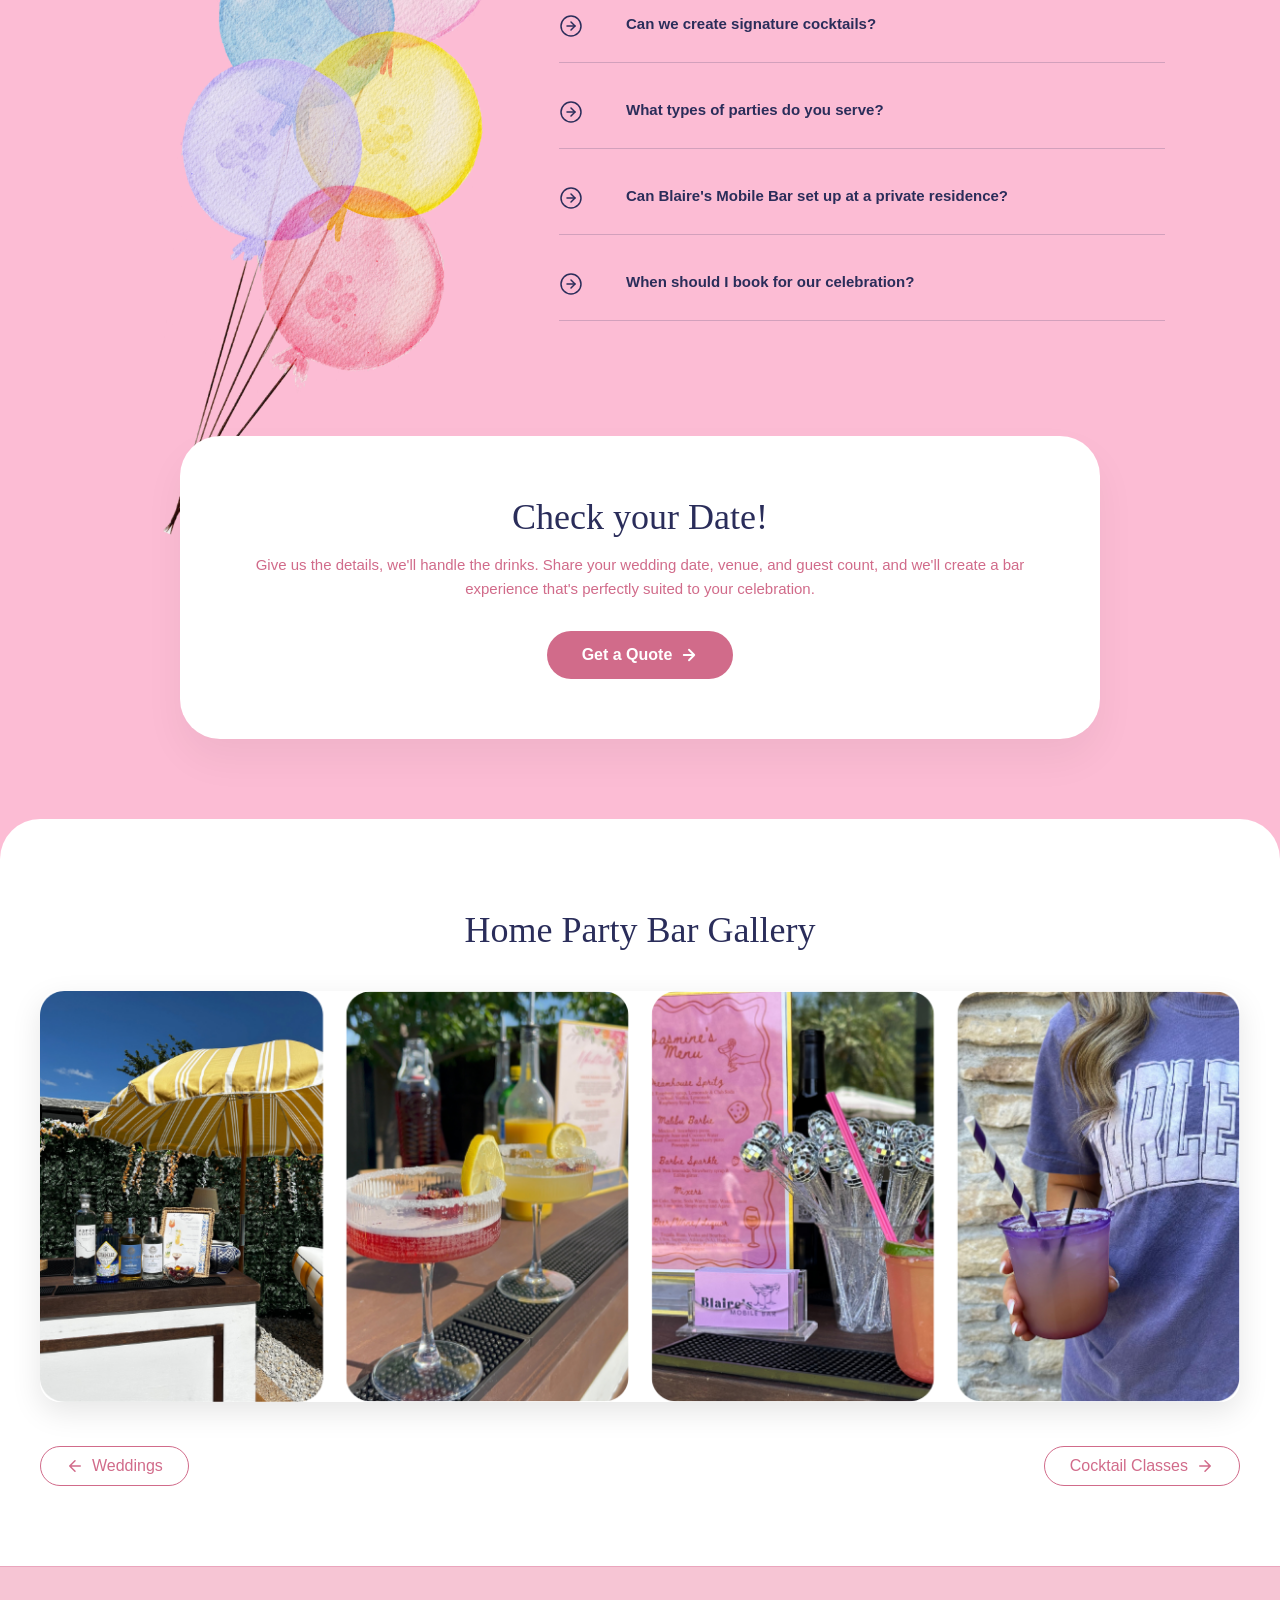
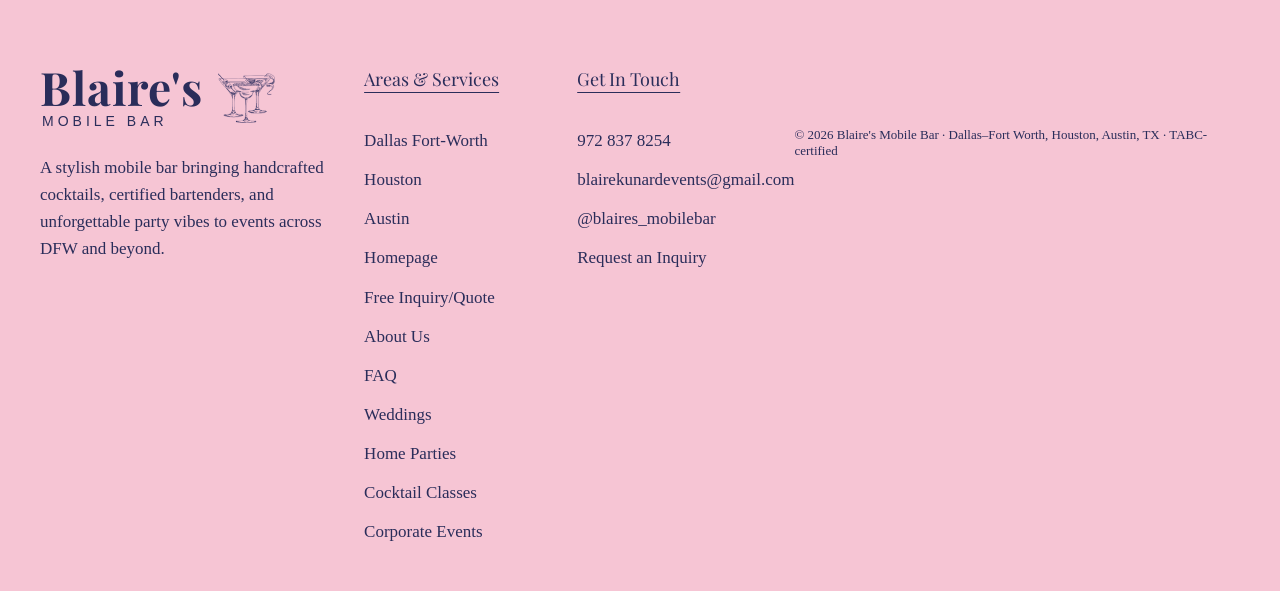
<file: parties.html>
<!DOCTYPE html>
<html lang="en">
<head>
    <meta charset="UTF-8">
    <meta name="viewport" content="width=device-width, initial-scale=1.0">
    <title>Home Parties | Blaire's Mobile Bar</title>
    
    <!-- Meta Pixel Code -->
    <script>
    !function(f,b,e,v,n,t,s)
    {if(f.fbq)return;n=f.fbq=function(){n.callMethod?
    n.callMethod.apply(n,arguments):n.queue.push(arguments)};
    if(!f._fbq)f._fbq=n;n.push=n;n.loaded=!0;n.version='2.0';
    n.queue=[];t=b.createElement(e);t.async=!0;
    t.src=v;s=b.getElementsByTagName(e)[0];
    s.parentNode.insertBefore(t,s)}(window, document,'script',
    'https://connect.facebook.net/en_US/fbevents.js');
    fbq('set', 'autoConfig', false, '1625877711459147');
    fbq('init', '1625877711459147');
    fbq('track', 'PageView');
    </script>
    <noscript><img height="1" width="1" style="display:none"
    src="https://www.facebook.com/tr?id=1625877711459147&ev=PageView&noscript=1"
    /></noscript>
    <!-- End Meta Pixel Code -->

    <link rel="stylesheet" href="style.css">
    
    <!-- This forcefully hides any default browser arrows and overrides style.css injections -->
    <style>
        details > summary { list-style: none !important; outline: none; }
        details > summary::-webkit-details-marker { display: none !important; }
        details > summary::marker { display: none !important; content: "" !important; }
        
        details > summary::before,
        details > summary::after { 
            display: none !important; 
            content: none !important; 
        }
    </style>
<!-- Services Navigation Header (Transparent Mauve Background) -->
    <header style="position: fixed; top: 0; left: 0; width: 100%; z-index: 1000; background-color: rgba(140, 115, 121, 0.4); backdrop-filter: blur(8px); -webkit-backdrop-filter: blur(8px); display: flex; align-items: center; justify-content: space-between; padding: 15px 40px; box-sizing: border-box; font-family: Georgia, serif; border-bottom: 1px solid rgba(255, 255, 255, 0.2);">
        
        <!-- Styled Button: Back to Home -->
        <a href="index.html" class="btn" style="background-color: transparent; border: 2px solid white; border-radius: 25px; font-family: Georgia, serif; text-transform: none; font-size: 18px; font-weight: normal; color: white; padding: 8px 24px; text-decoration: none; display: inline-flex; align-items: center; gap: 8px;">
            <svg width="18" height="18" viewBox="0 0 24 24" fill="none" stroke="currentColor" stroke-width="2" stroke-linecap="round" stroke-linejoin="round"><path d="M19 12H5M12 19l-7-7 7-7"/></svg>
            Back to Home
        </a>
        
        <!-- Service Specific Navigation Links (Make sure to update the underline for the active page!) -->
        <ul class="nav-links" style="display: flex; gap: 35px; list-style: none; margin: 0; padding: 0; align-items: center;">
            <li><a href="weddings.html" style="font-family: Georgia, serif; font-size: 18px; color: white; text-decoration: none; text-transform: none;">Weddings</a></li>
            <li><a href="parties.html" style="font-family: Georgia, serif; font-size: 18px; color: white; text-decoration: none; text-transform: none;">Home Parties</a></li>
            <li><a href="classes.html" style="font-family: Georgia, serif; font-size: 18px; color: white; text-decoration: none; text-transform: none;">Cocktail Classes</a></li>
            <li><a href="corporate.html" style="font-family: Georgia, serif; font-size: 18px; color: white; text-decoration: none; text-transform: none;">Corporate Events</a></li>
        </ul>
        
        <!-- Socials & Partners (White versions) -->
        <div class="socials-partners" style="display: flex; align-items: center; gap: 15px; color: white;">
            <a href="https://www.instagram.com/blaires_mobilebar/" target="_blank" style="color: white; text-decoration: none;">
                <svg width="20" height="20" fill="currentColor" viewBox="0 0 24 24"><path d="M12 2.163c3.204 0 3.584.012 4.85.07 3.252.148 4.771 1.691 4.919 4.919.058 1.265.069 1.645.069 4.849 0 3.205-.012 3.584-.069 4.849-.149 3.225-1.664 4.771-4.919 4.919-1.266.058-1.644.07-4.85.07-3.204 0-3.584-.012-4.849-.07-3.26-.149-4.771-1.699-4.919-4.92-.058-1.265-.07-1.644-.07-4.849 0-3.204.013-3.583.07-4.849.149-3.227 1.664-4.771 4.919-4.919 1.266-.057 1.645-.069 4.849-.069zM12 0C8.741 0 8.333.014 7.053.072 2.695.272.273 2.69.073 7.051.014 8.333 0 8.741 0 12c0 3.259.014 3.668.072 4.948.2 4.358 2.618 6.78 6.98 6.98 1.281.058 1.689.072 4.948.072 3.259 0 3.668-.014 4.948-.072 4.354-.2 6.782-2.618 6.979-6.98.059-1.28.073-1.689.073-4.948 0-3.259-.014-3.667-.072-4.947-.196-4.354-2.617-6.78-6.979-6.98C15.668.014 15.259 0 12 0zm0 5.838a6.162 6.162 0 100 12.324 6.162 6.162 0 000-12.324zM12 16a4 4 0 110-8 4 4 0 010 8zm6.406-11.845a1.44 1.44 0 100 2.881 1.44 1.44 0 000-2.881z"/></svg>
            </a>
            <a href="https://tiktok.com/@blaires.mobile.bar" target="_blank" style="color: white; text-decoration: none;">
                <svg width="20" height="20" fill="currentColor" viewBox="0 0 24 24"><path d="M12.53.02C13.84 0 15.14.01 16.44 0c.08 1.53.63 3.09 1.75 4.17 1.12 1.11 2.7 1.62 4.24 1.79v4.03c-1.44-.07-2.88-.52-4.11-1.28a7.86 7.86 0 01-1.79-1.57V15c-.01 1.4-.33 2.83-1.01 4.1-.73 1.35-1.92 2.47-3.37 3.05a8.77 8.77 0 01-6.14.07 8.52 8.52 0 01-3.67-2.65A8.77 8.77 0 01.32 15a8.88 8.88 0 013.22-7.16 8.52 8.52 0 016.14-1.64v4.06c-.95-.08-1.93.09-2.77.58-.87.51-1.48 1.45-1.6 2.46-.11.96.16 1.98.74 2.77s1.5 1.28 2.49 1.27a3.48 3.48 0 003.49-3.48V.02h.53z"/></svg>
            </a>
            <a href="https://www.linkedin.com/company/blaire-s-mobile-bar/" target="_blank" style="color: white; text-decoration: none;">
                <svg width="20" height="20" fill="currentColor" viewBox="0 0 24 24"><path d="M19 0h-14c-2.761 0-5 2.239-5 5v14c0 2.761 2.239 5 5 5h14c2.762 0 5-2.239 5-5v-14c0-2.761-2.238-5-5-5zm-11 19h-3v-11h3v11zm-1.5-12.268c-.966 0-1.75-.779-1.75-1.75s.784-1.75 1.75-1.75 1.75.779 1.75 1.75-.784 1.75-1.75 1.75zm13.5 12.268h-3v-5.604c0-3.368-4-3.113-4 0v5.604h-3v-11h3v1.765c1.396-2.586 7-2.777 7 2.476v6.759z"/></svg>
            </a>
            <a href="https://letsbatch.com/experiences/fb91f2fe-104f-4f2c-a0b3-4a798e4db5f9" target="_blank" style="color: white; text-decoration: none; display: flex; align-items: center;">
                <span style="font-family: Georgia, serif; font-size: 16px; font-weight: bold; margin-left: 5px;">batch</span>
            </a>
            <a href="https://www.thebash.com/bartender/blaire-s-mobile-bar-service" target="_blank" style="color: white; text-decoration: none; display: flex; align-items: center;">
                <span style="font-family: 'Helvetica Neue', Helvetica, Arial, sans-serif; font-size: 9px; font-weight: bold; border: 1px solid white; border-radius: 50%; width: 26px; height: 26px; display: flex; align-items: center; justify-content: center; text-transform: uppercase; line-height: 1; text-align: center; margin-left: 5px;">the bash</span>
            </a>
            <a href="https://www.zola.com/wedding-vendors/wedding-bar-services/blaire-s-mobile-bar" target="_blank" style="color: white; text-decoration: none; display: flex; align-items: center;">
                <span style="font-size: 20px; line-height: 1; margin-left: 5px;">♡♡</span>
            </a>
        </div>
    </header>

    <main>
        <!-- Hero Section -->
        <section style="padding: 160px 20px 80px 20px; min-height: 80vh; display: flex; align-items: center;">
            <div style="max-width: 1200px; margin: 0 auto; display: flex; flex-wrap: wrap; align-items: center; gap: 60px;">
                
                <!-- Left Side: Typography and Button -->
                <div style="flex: 1; min-width: 400px;">
                    <div style="display: flex; align-items: center; gap: 8px; color: #2a2d5a; font-family: 'Helvetica Neue', Helvetica, sans-serif; font-size: 13px; margin-bottom: 20px; font-weight: bold;">
                        <svg width="16" height="16" viewBox="0 0 24 24" fill="none" stroke="currentColor" stroke-width="2" stroke-linecap="round" stroke-linejoin="round"><path d="M21 10c0 7-9 13-9 13s-9-6-9-13a9 9 0 0 1 18 0z"></path><circle cx="12" cy="10" r="3"></circle></svg>
                        <span>Birthdays/Bachelorettes/Graduations/Baby Showers & More!</span>
                    </div>

                    <h1 style="font-family: Georgia, serif; font-size: 58px; color: #2a2d5a; margin: 0; font-weight: normal; line-height: 1.1;">A mobile bar</h1>
                    <h2 style="font-family: 'Playfair Display', Georgia, serif; font-style: italic; font-size: 54px; color: #d16b8a; margin: 0 0 30px 0; font-weight: normal; letter-spacing: 1px;">made for life's<br>biggest moments</h2>

                    <p style="font-family: 'Helvetica Neue', Helvetica, sans-serif; font-size: 17px; color: #2a2d5a; line-height: 1.6; margin-bottom: 40px; max-width: 500px;">
                        Blaire's Mobile Bar was made for life's reason-to-celebrate moments. Whether you're toasting a new chapter, a big milestone, or simply getting your favorite people together, our handcrafted cocktails and TABC-certified bartenders help make every gathering feel a little more special.
                    </p>

                    <div style="display: flex; align-items: center; gap: 20px;">
                        <a href="quote.html" onclick="fbq('track', 'InitiateCheckout');" style="display: inline-flex; align-items: center; gap: 8px; background-color: #d16b8a; color: white; font-family: 'Helvetica Neue', Helvetica, sans-serif; font-size: 16px; padding: 15px 35px; border-radius: 30px; text-decoration: none; font-weight: bold; transition: background-color 0.3s;">
                            Get a Quote 
                            <svg width="18" height="18" viewBox="0 0 24 24" fill="none" stroke="currentColor" stroke-width="2.5" stroke-linecap="round" stroke-linejoin="round"><path d="M5 12h14M12 5l7 7-7 7"/></svg>
                        </a>
                        <img src="Images/Small Martinis for Home parts.png" alt="Martini Glasses" style="height: 60px;">
                    </div>
                </div>

                <!-- Right Side: The Image -->
                <div style="flex: 1; min-width: 400px; display: flex; justify-content: flex-end;">
                    <img src="Images/lake travis home party.png" alt="Lake Travis Party" style="width: 100%; max-width: 550px; height: 320px; border-radius: 40px; box-shadow: 0 20px 40px rgba(0,0,0,0.15); object-fit: cover;">
                </div>
            </div>
        </section>

        <!-- What's Included Card -->
        <section style="padding: 0 20px 60px;">
            <div class="white-card" style="display: flex; align-items: center; gap: 50px; text-align: left; max-width: 1100px; margin: 0 auto; background-color: white; border-radius: 40px; padding: 60px;">
                
                <div style="flex: 1;">
                    <p style="font-family: Georgia, serif; font-size: 16px; color: #2a2d5a; margin-top: 0; margin-bottom: 10px;">What's Included</p>
                    <h2 style="font-size: 46px; margin-top: 0; color: #2a2d5a; font-family: Georgia, serif; font-weight: normal; line-height: 1.1; margin-bottom: 20px;">Because every<br>milestone deserves a<br>toast.</h2>
                    <p style="font-size: 18px; color: #d16b8a; line-height: 1.4; font-family: 'Helvetica Neue', Helvetica, sans-serif; font-weight: normal; margin: 0;">Bar rental starts at $850 with your own alcohol, or<br>let us plan and pour the whole night. Questions on<br>pricing or mileage? Call 972-837-8254.</p>
                </div>
                
                <div style="flex: 1.2;">
                    <div style="display: grid; grid-template-columns: 1fr 1fr; gap: 20px; row-gap: 25px;">
                        <div style="position: relative; background-color: #ebe3d5; border-radius: 15px; padding: 15px; display: flex; align-items: center; justify-content: center; text-align: center; min-height: 85px; box-sizing: border-box;">
                            <div style="position: absolute; top: -10px; left: -10px; width: 24px; height: 24px; background-color: #d16b8a; border-radius: 50%; display: flex; align-items: center; justify-content: center; border: 2px solid white; box-sizing: border-box;">
                                <svg width="12" height="12" viewBox="0 0 24 24" fill="none" stroke="white" stroke-width="4" stroke-linecap="round" stroke-linejoin="round"><polyline points="20 6 9 17 4 12"></polyline></svg>
                            </div>
                            <p style="margin: 0; color: #2a2d5a; font-family: 'Helvetica Neue', Helvetica, sans-serif; font-size: 13px; font-weight: 500; line-height: 1.4;">Blaire's Mobile Bar,<br>delivered and beautifully<br>styled</p>
                        </div>
                        <div style="position: relative; background-color: #ebe3d5; border-radius: 15px; padding: 15px; display: flex; align-items: center; justify-content: center; text-align: center; min-height: 85px; box-sizing: border-box;">
                            <div style="position: absolute; top: -10px; left: -10px; width: 24px; height: 24px; background-color: #d16b8a; border-radius: 50%; display: flex; align-items: center; justify-content: center; border: 2px solid white; box-sizing: border-box;">
                                <svg width="12" height="12" viewBox="0 0 24 24" fill="none" stroke="white" stroke-width="4" stroke-linecap="round" stroke-linejoin="round"><polyline points="20 6 9 17 4 12"></polyline></svg>
                            </div>
                            <p style="margin: 0; color: #2a2d5a; font-family: 'Helvetica Neue', Helvetica, sans-serif; font-size: 13px; font-weight: 500; line-height: 1.4;">Stress-free hosting from the<br>first sip to the last cheers</p>
                        </div>
                        <div style="position: relative; background-color: #ebe3d5; border-radius: 15px; padding: 15px; display: flex; align-items: center; justify-content: center; text-align: center; min-height: 85px; box-sizing: border-box;">
                            <div style="position: absolute; top: -10px; left: -10px; width: 24px; height: 24px; background-color: #d16b8a; border-radius: 50%; display: flex; align-items: center; justify-content: center; border: 2px solid white; box-sizing: border-box;">
                                <svg width="12" height="12" viewBox="0 0 24 24" fill="none" stroke="white" stroke-width="4" stroke-linecap="round" stroke-linejoin="round"><polyline points="20 6 9 17 4 12"></polyline></svg>
                            </div>
                            <p style="margin: 0; color: #2a2d5a; font-family: 'Helvetica Neue', Helvetica, sans-serif; font-size: 13px; font-weight: 500; line-height: 1.4;">Full setup, service, and<br>cleanup</p>
                        </div>
                        <div style="position: relative; background-color: #ebe3d5; border-radius: 15px; padding: 15px; display: flex; align-items: center; justify-content: center; text-align: center; min-height: 85px; box-sizing: border-box;">
                            <div style="position: absolute; top: -10px; left: -10px; width: 24px; height: 24px; background-color: #d16b8a; border-radius: 50%; display: flex; align-items: center; justify-content: center; border: 2px solid white; box-sizing: border-box;">
                                <svg width="12" height="12" viewBox="0 0 24 24" fill="none" stroke="white" stroke-width="4" stroke-linecap="round" stroke-linejoin="round"><polyline points="20 6 9 17 4 12"></polyline></svg>
                            </div>
                            <p style="margin: 0; color: #2a2d5a; font-family: 'Helvetica Neue', Helvetica, sans-serif; font-size: 13px; font-weight: 500; line-height: 1.4;">Serving celebrations<br>throughout DFW, HTX &<br>ATX</p>
                        </div>
                        <div style="position: relative; background-color: #ebe3d5; border-radius: 15px; padding: 15px; display: flex; align-items: center; justify-content: center; text-align: center; min-height: 85px; box-sizing: border-box;">
                            <div style="position: absolute; top: -10px; left: -10px; width: 24px; height: 24px; background-color: #d16b8a; border-radius: 50%; display: flex; align-items: center; justify-content: center; border: 2px solid white; box-sizing: border-box;">
                                <svg width="12" height="12" viewBox="0 0 24 24" fill="none" stroke="white" stroke-width="4" stroke-linecap="round" stroke-linejoin="round"><polyline points="20 6 9 17 4 12"></polyline></svg>
                            </div>
                            <p style="margin: 0; color: #2a2d5a; font-family: 'Helvetica Neue', Helvetica, sans-serif; font-size: 13px; font-weight: 500; line-height: 1.4;">A fun focal point your<br>guests naturally gather<br>around</p>
                        </div>
                        <div style="position: relative; background-color: #ebe3d5; border-radius: 15px; padding: 15px; display: flex; align-items: center; justify-content: center; text-align: center; min-height: 85px; box-sizing: border-box;">
                            <div style="position: absolute; top: -10px; left: -10px; width: 24px; height: 24px; background-color: #d16b8a; border-radius: 50%; display: flex; align-items: center; justify-content: center; border: 2px solid white; box-sizing: border-box;">
                                <svg width="12" height="12" viewBox="0 0 24 24" fill="none" stroke="white" stroke-width="4" stroke-linecap="round" stroke-linejoin="round"><polyline points="20 6 9 17 4 12"></polyline></svg>
                            </div>
                            <p style="margin: 0; color: #2a2d5a; font-family: 'Helvetica Neue', Helvetica, sans-serif; font-size: 13px; font-weight: 500; line-height: 1.4;">TABC-certified bartenders<br>who keep the good times<br>flowing</p>
                        </div>
                    </div>
                </div>
            </div>
        </section>
        
       <!-- FAQ Section with Balloon illustration contained strictly inside the pink background -->
        <section style="background-color: #fcbcd4; max-width: 1050px; margin: 0 auto; display: flex; flex-wrap: wrap; gap: 40px; padding: 60px 20px 100px 20px; position: relative; z-index: 1;">
            
            <div style="flex: 1; position: relative; min-width: 300px;">
                <p style="font-family: Georgia, serif; font-size: 14px; color: #2a2d5a; margin: 0 0 5px 0;">FAQ</p>
                <h2 style="font-size: 48px; margin-top: 0; color: #2a2d5a; font-family: Georgia, serif; font-weight: normal; margin-bottom: 20px;">Good to know</h2>
                
                <!-- Balloons Graphic shifted up and slightly downscaled to never bleed onto the white section -->
                <img src="Images/Ballons for home parties.png" alt="Balloons" style="position: absolute; left: -100px; top: -100px; width: 600px; max-width: none; z-index: -1; pointer-events: none; opacity: 0.95;">
            </div>

            <div style="flex: 1.5; min-width: 450px; position: relative; z-index: 2;">
                <div style="border-top: 1px solid rgba(42, 45, 90, 0.2); display: flex; flex-direction: column;">
                    
                    <details style="padding: 20px 0; border-bottom: 1px solid rgba(42, 45, 90, 0.2);">
                        <summary style="cursor: pointer; display: flex; gap: 15px; align-items: flex-start; outline: none;">
                            <div style="flex-shrink: 0; padding-top: 2px;">
                                <svg width="24" height="24" viewBox="0 0 24 24" fill="none" stroke="#2a2d5a" stroke-width="1.5" stroke-linecap="round" stroke-linejoin="round"><circle cx="12" cy="12" r="10"></circle><polyline points="12 16 16 12 12 8"></polyline><line x1="8" y1="12" x2="16" y2="12"></line></svg>
                            </div>
                            <p style="margin: 0; font-family: 'Helvetica Neue', Helvetica, sans-serif; font-weight: bold; font-size: 15px; color: #2a2d5a;">Can you match my party theme?</p>
                        </summary>
                        <div style="padding-left: 39px; margin-top: 5px;">
                            <p style="margin-top: 5px; color: #2a2d5a; line-height: 1.6;">Of course! From a disco birthday, pink bachelorette weekend, tropical pool party, or elegant bridal shower, we'll tailor the drink experience to match your celebration!</p>
                        </div>
                    </details>

                    <details style="padding: 20px 0; border-bottom: 1px solid rgba(42, 45, 90, 0.2);">
                        <summary style="cursor: pointer; display: flex; gap: 15px; align-items: flex-start; outline: none;">
                            <div style="flex-shrink: 0; padding-top: 2px;">
                                <svg width="24" height="24" viewBox="0 0 24 24" fill="none" stroke="#2a2d5a" stroke-width="1.5" stroke-linecap="round" stroke-linejoin="round"><circle cx="12" cy="12" r="10"></circle><polyline points="12 16 16 12 12 8"></polyline><line x1="8" y1="12" x2="16" y2="12"></line></svg>
                            </div>
                            <p style="margin: 0; font-family: 'Helvetica Neue', Helvetica, sans-serif; font-weight: bold; font-size: 15px; color: #2a2d5a;">Can we create signature cocktails?</p>
                        </summary>
                        <div style="padding-left: 39px; margin-top: 5px;">
                            <p style="margin-top: 5px; color: #2a2d5a; line-height: 1.6;">Absolutely! Whether it's a birthday margarita, a "Mom-osa" bar for a baby shower, or a themed cocktail for your bachelorette weekend, we'll help create drinks that match your celebration!</p>
                        </div>
                    </details>

                    <details style="padding: 20px 0; border-bottom: 1px solid rgba(42, 45, 90, 0.2);">
                        <summary style="cursor: pointer; display: flex; gap: 15px; align-items: flex-start; outline: none;">
                            <div style="flex-shrink: 0; padding-top: 2px;">
                                <svg width="24" height="24" viewBox="0 0 24 24" fill="none" stroke="#2a2d5a" stroke-width="1.5" stroke-linecap="round" stroke-linejoin="round"><circle cx="12" cy="12" r="10"></circle><polyline points="12 16 16 12 12 8"></polyline><line x1="8" y1="12" x2="16" y2="12"></line></svg>
                            </div>
                            <p style="margin: 0; font-family: 'Helvetica Neue', Helvetica, sans-serif; font-weight: bold; font-size: 15px; color: #2a2d5a;">What types of parties do you serve?</p>
                        </summary>
                        <div style="padding-left: 39px; margin-top: 5px;">
                            <p style="margin-top: 5px; color: #2a2d5a; line-height: 1.6;">Just about any reason to celebrate! We love serving birthdays, graduations, bachelorette parties, bridal showers, baby showers, gender reveals, engagement parties, holiday gatherings, and backyard celebrations!</p>
                        </div>
                    </details>
                    
                    <details style="padding: 20px 0; border-bottom: 1px solid rgba(42, 45, 90, 0.2);">
                        <summary style="cursor: pointer; display: flex; gap: 15px; align-items: flex-start; outline: none;">
                            <div style="flex-shrink: 0; padding-top: 2px;">
                                <svg width="24" height="24" viewBox="0 0 24 24" fill="none" stroke="#2a2d5a" stroke-width="1.5" stroke-linecap="round" stroke-linejoin="round"><circle cx="12" cy="12" r="10"></circle><polyline points="12 16 16 12 12 8"></polyline><line x1="8" y1="12" x2="16" y2="12"></line></svg>
                            </div>
                            <p style="margin: 0; font-family: 'Helvetica Neue', Helvetica, sans-serif; font-weight: bold; font-size: 15px; color: #2a2d5a;">Can Blaire's Mobile Bar set up at a private residence?</p>
                        </summary>
                        <div style="padding-left: 39px; margin-top: 5px;">
                            <p style="margin-top: 5px; color: #2a2d5a; line-height: 1.6;">Yes! Backyard parties, driveway celebrations, pool parties, and at-home events are some of our favorites. We'll work with you to determine the best setup location for your space.</p>
                        </div>
                    </details>
                    
                    <details style="padding: 20px 0; border-bottom: 1px solid rgba(42, 45, 90, 0.2);">
                        <summary style="cursor: pointer; display: flex; gap: 15px; align-items: flex-start; outline: none;">
                            <div style="flex-shrink: 0; padding-top: 2px;">
                                <svg width="24" height="24" viewBox="0 0 24 24" fill="none" stroke="#2a2d5a" stroke-width="1.5" stroke-linecap="round" stroke-linejoin="round"><circle cx="12" cy="12" r="10"></circle><polyline points="12 16 16 12 12 8"></polyline><line x1="8" y1="12" x2="16" y2="12"></line></svg>
                            </div>
                            <p style="margin: 0; font-family: 'Helvetica Neue', Helvetica, sans-serif; font-weight: bold; font-size: 15px; color: #2a2d5a;">When should I book for our celebration?</p>
                        </summary>
                        <div style="padding-left: 39px; margin-top: 5px;">
                            <p style="margin-top: 5px; color: #2a2d5a; line-height: 1.6;">The sooner, the better! Popular weekends, holidays, graduation season, and spring celebrations tend to book quickly. We recommend reserving your date as early as possible (at least 3-4 weeks in advance) to secure availability.</p>
                        </div>
                    </details>

                </div>
            </div>
        </section>
        <!-- Standalone, non-conjoined white check your date card -->
        <section style="padding: 0 20px 80px 20px; position: relative; z-index: 5;">
            <div class="white-card" style="padding: 60px; max-width: 800px; margin: 0 auto; text-align: center; background-color: white; border-radius: 40px; box-shadow: 0 20px 40px rgba(0,0,0,0.05);">
                <h2 style="font-size: 36px; margin-top: 0; margin-bottom: 10px; color: #2a2d5a; font-family: Georgia, serif; font-weight: normal;">Check your Date!</h2>
                <p style="margin-bottom: 30px; color: #d16b8a; line-height: 1.6; font-family: 'Helvetica Neue', Helvetica, sans-serif; font-size: 15px;">Give us the details, we'll handle the drinks. Share your wedding date, venue, and guest count, and we'll create a bar experience that's perfectly suited to your celebration.</p>
                <a href="quote.html" class="btn" onclick="fbq('track', 'InitiateCheckout');" style="display: inline-flex; align-items: center; justify-content: center; gap: 8px; background-color: #d16b8a; color: white; padding: 15px 35px; border-radius: 30px; text-decoration: none; font-weight: bold; width: fit-content; margin: 0 auto; font-family: 'Helvetica Neue', Helvetica, sans-serif;">
                    Get a Quote 
                    <svg width="18" height="18" viewBox="0 0 24 24" fill="none" stroke="currentColor" stroke-width="2.5" stroke-linecap="round" stroke-linejoin="round"><path d="M5 12h14M12 5l7 7-7 7"/></svg>
                </a>
            </div>
        </section>

        <!-- White Bottom Section -->
        <div style="background-color: white; border-top-left-radius: 40px; border-top-right-radius: 40px; padding: 60px 20px 80px 20px; position: relative; z-index: 5;">
            

            <!-- Home Party Gallery & Navigation Buttons -->
            <div style="max-width: 1200px; margin: 0 auto;">
                
                <h2 style="color: #2a2d5a; font-family: Georgia, serif; font-weight: normal; margin-bottom: 40px; font-size: 36px; text-align: center;">Home Party Bar Gallery</h2>
                
                <img src="Images/home party gallery.png" alt="Home Party Gallery" style="width: 100%; height: auto; border-radius: 20px; box-shadow: 0 10px 30px rgba(0,0,0,0.1);">
                
                <!-- Bottom Navigation Buttons -->
                <div style="display: flex; justify-content: space-between; align-items: center; margin-top: 40px;">
                    
                    <!-- Left Nav Button -->
                    <a href="weddings.html" style="display: inline-flex; align-items: center; justify-content: center; gap: 8px; border: 1px solid #d16b8a; color: #d16b8a; background-color: transparent; padding: 10px 25px; border-radius: 30px; text-decoration: none; font-family: 'Helvetica Neue', Helvetica, sans-serif; font-size: 16px;">
                        <svg width="18" height="18" viewBox="0 0 24 24" fill="none" stroke="currentColor" stroke-width="2" stroke-linecap="round" stroke-linejoin="round"><path d="M19 12H5M12 19l-7-7 7-7"/></svg>
                        Weddings 
                    </a>

                    <!-- Right Nav Button -->
                    <a href="classes.html" style="display: inline-flex; align-items: center; justify-content: center; gap: 8px; border: 1px solid #d16b8a; color: #d16b8a; background-color: transparent; padding: 10px 25px; border-radius: 30px; text-decoration: none; font-family: 'Helvetica Neue', Helvetica, sans-serif; font-size: 16px;">
                        Cocktail Classes 
                        <svg width="18" height="18" viewBox="0 0 24 24" fill="none" stroke="currentColor" stroke-width="2" stroke-linecap="round" stroke-linejoin="round"><path d="M5 12h14M12 5l7 7-7 7"/></svg>
                    </a>
                    
                </div>
            </div>

        </div>
    </main>

    <!-- Bulletproof Footer -->
    <footer style="background-color: #f6c5d4; padding: 100px 40px 40px; font-family: Georgia, serif; color: #2a2d5a; position: relative; z-index: 1;">
        
        <div style="max-width: 1200px; margin: 0 auto; display: flex; justify-content: space-between; align-items: flex-start;">
            
            <div style="width: 40%; padding-right: 40px;">
                <div style="display: flex; align-items: center; margin-bottom: 25px;">
                    <div style="display: flex; flex-direction: column; justify-content: center;">
                        <h2 style="font-family: 'Playfair Display', Georgia, serif; font-size: 46px; font-weight: bold; margin: 0; color: #2a2d5a; line-height: 0.9; letter-spacing: 1px;">Blaire's</h2>
                        <p style="font-family: 'Helvetica Neue', Helvetica, Arial, sans-serif; font-size: 14px; letter-spacing: 4px; margin: 4px 0 0 2px; color: #2a2d5a; font-weight: 500;">MOBILE BAR</p>
                    </div>
                    <img src="Images/Small Martini on top of weddings.png" alt="Martini Graphic" style="height: 50px; margin-left: 15px; opacity: 0.9;">
                </div>
                
                <p style="font-size: 17px; line-height: 1.6; color: #2a2d5a; margin: 0; max-width: 380px;">
                    A stylish mobile bar bringing handcrafted cocktails, certified bartenders, and unforgettable party vibes to events across DFW and beyond.
                </p>
            </div>

            <div style="width: 30%;">
                <h4 style="font-size: 18px; font-weight: normal; text-decoration: underline; text-underline-offset: 6px; margin-top: 0; margin-bottom: 30px; color: #2a2d5a;">Areas & Services</h4>
                <ul style="list-style: none; padding: 0; margin: 0; line-height: 2.3; font-size: 17px;">
                    <li style="color: #2a2d5a;">Dallas Fort-Worth</li>
                    <li style="color: #2a2d5a;">Houston</li>
                    <li style="color: #2a2d5a;">Austin</li>
                    <li><a href="index.html" style="color: #2a2d5a; text-decoration: none;">Homepage</a></li>
                    <li><a href="quote.html" onclick="fbq('track', 'InitiateCheckout');" style="color: #2a2d5a; text-decoration: none;">Free Inquiry/Quote</a></li>
                    <li><a href="about.html" style="color: #2a2d5a; text-decoration: none;">About Us</a></li>
                    <li><a href="about.html" style="color: #2a2d5a; text-decoration: none;">FAQ</a></li>
                    <li><a href="services.html" style="color: #2a2d5a; text-decoration: none;">Weddings</a></li>
                    <li><a href="services.html" style="color: #2a2d5a; text-decoration: none;">Home Parties</a></li>
                    <li><a href="services.html" style="color: #2a2d5a; text-decoration: none;">Cocktail Classes</a></li>
                    <li><a href="services.html" style="color: #2a2d5a; text-decoration: none;">Corporate Events</a></li>
                </ul>
            </div>

            <div style="width: 30%;">
                <h4 style="font-size: 18px; font-weight: normal; text-decoration: underline; text-underline-offset: 6px; margin-top: 0; margin-bottom: 30px; color: #2a2d5a;">Get In Touch</h4>
                <ul style="list-style: none; padding: 0; margin: 0; line-height: 2.3; font-size: 17px;">
                    <li style="color: #2a2d5a;">972 837 8254</li>
                    <li><a href="mailto:blairekunardevents@gmail.com" style="color: #2a2d5a; text-decoration: none;">blairekunardevents@gmail.com</a></li>
                    <li><a href="https://www.instagram.com/blaires_mobilebar/" target="_blank" style="color: #2a2d5a; text-decoration: none;">@blaires_mobilebar</a></li>
                    <li><a href="quote.html" style="color: #2a2d5a; text-decoration: none;">Request an Inquiry</a></li>
                </ul>
            </div>
            
        </div>

        <div style="max-width: 1200px; margin: 60px auto 0; padding-top: 0;">
            <p style="font-size: 13px; color: #2a2d5a; margin: 0;">
                © 2026 Blaire's Mobile Bar &middot; Dallas–Fort Worth, Houston, Austin, TX &middot; TABC-certified
            </p>
        </div>
    </footer>

</body>
</html>
</file>
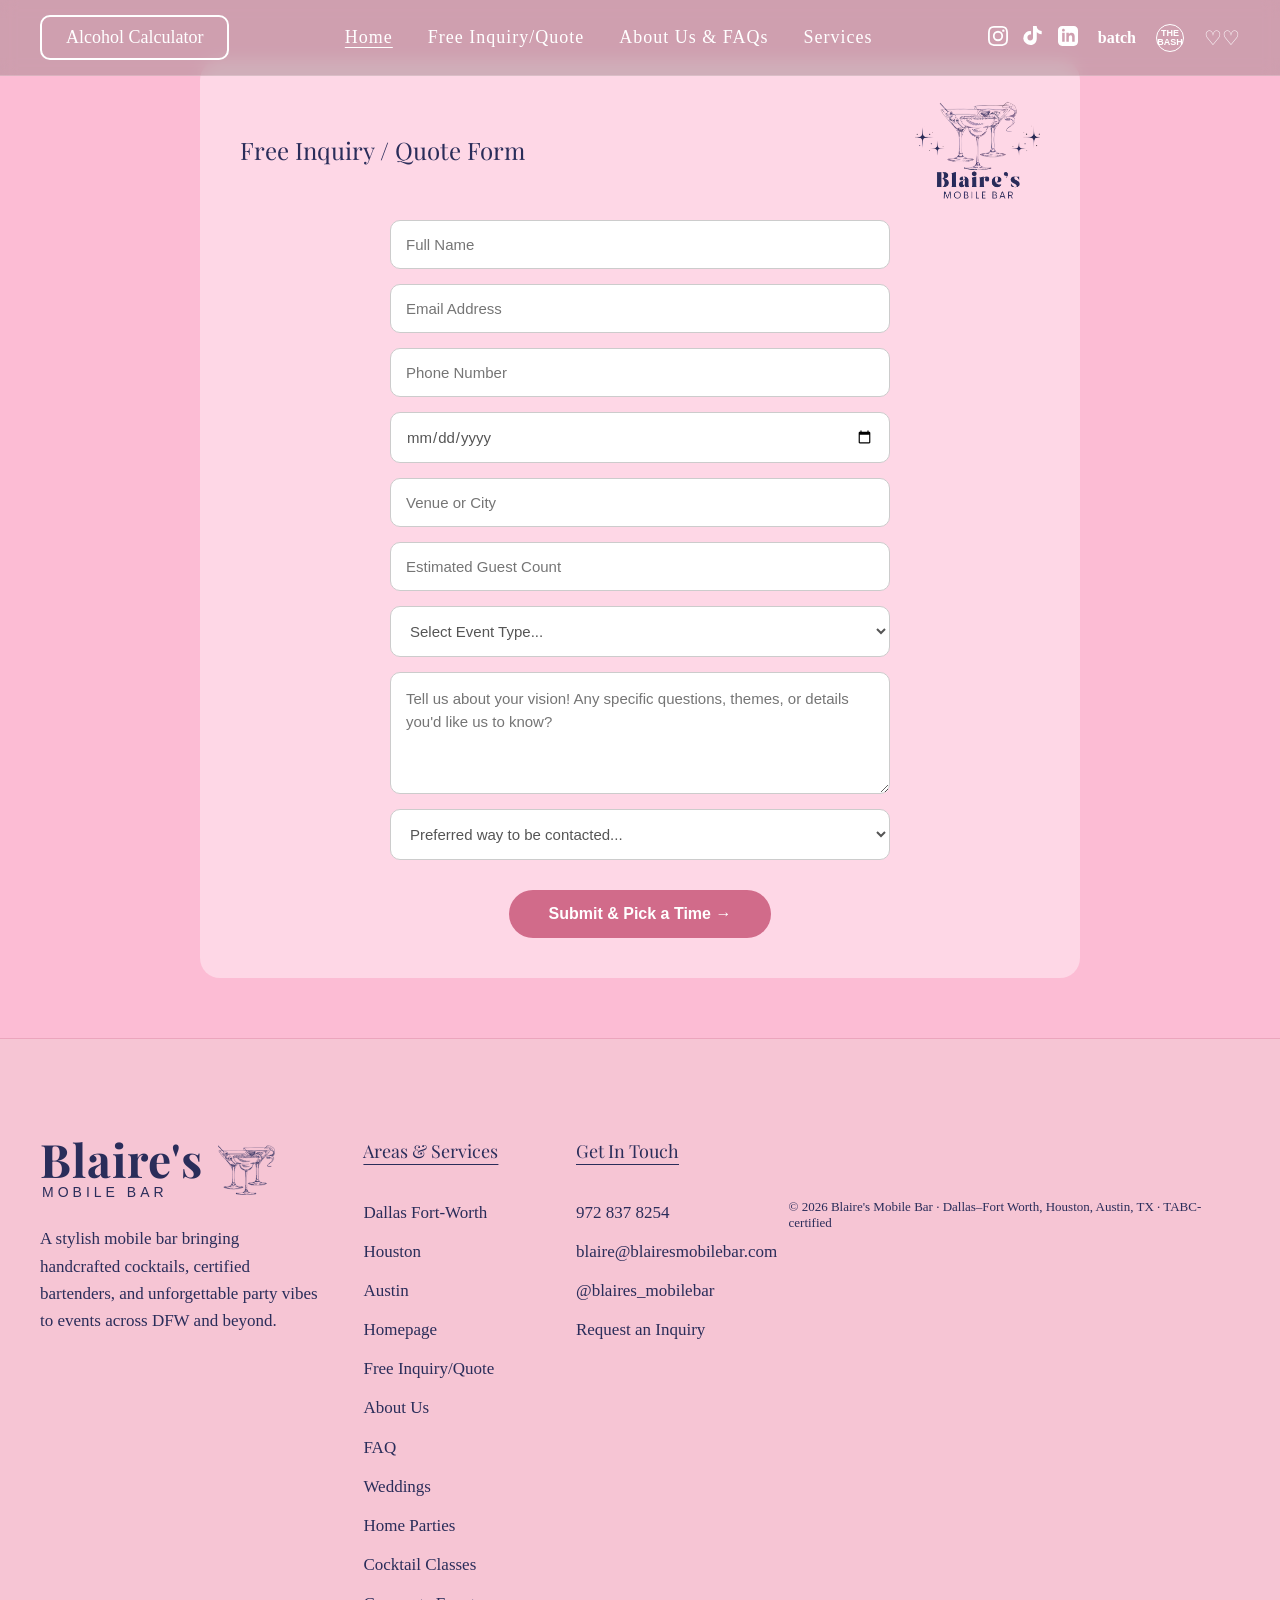
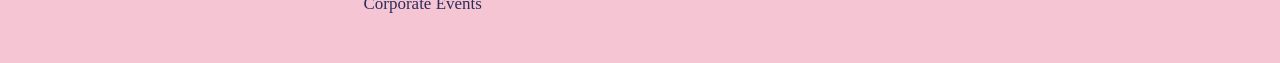
<file: quote.html>
<!DOCTYPE html>
<html lang="en">
<head>
    <meta charset="UTF-8">
    <meta name="viewport" content="width=device-width, initial-scale=1.0">
    <title>Free Inquiry / Quote | Blaire's Mobile Bar</title>
    
    <!-- Meta Pixel Code -->
    <script>
    !function(f,b,e,v,n,t,s)
    {if(f.fbq)return;n=f.fbq=function(){n.callMethod?
    n.callMethod.apply(n,arguments):n.queue.push(arguments)};
    if(!f._fbq)f._fbq=n;n.push=n;n.loaded=!0;n.version='2.0';
    n.queue=[];t=b.createElement(e);t.async=!0;
    t.src=v;s=b.getElementsByTagName(e)[0];
    s.parentNode.insertBefore(t,s)}(window, document,'script',
    'https://connect.facebook.net/en_US/fbevents.js');
    fbq('set', 'autoConfig', false, '1625877711459147');
    fbq('init', '1625877711459147');
    fbq('track', 'PageView');
    </script>
    <noscript><img height="1" width="1" style="display:none"
    src="https://www.facebook.com/tr?id=1625877711459147&ev=PageView&noscript=1"
    /></noscript>
    <!-- End Meta Pixel Code -->

    <link rel="stylesheet" href="style.css">
</head>
<body>

    <header style="position: fixed; top: 0; left: 0; width: 100%; z-index: 1000; background-color: rgba(140, 115, 121, 0.4); backdrop-filter: blur(8px); -webkit-backdrop-filter: blur(8px); display: flex; align-items: center; justify-content: space-between; padding: 15px 40px; box-sizing: border-box; font-family: Georgia, serif; border-bottom: 1px solid rgba(255, 255, 255, 0.2);">
        
        <!-- Styled Button -->
        <a href="calculator.html" class="btn" style="background-color: transparent; border: 2px solid white; border-radius: 10px; font-family: Georgia, serif; text-transform: none; font-size: 18px; font-weight: normal; color: white; padding: 10px 24px; text-decoration: none; display: inline-block;">Alcohol Calculator</a>
        
        <!-- Navigation Links -->
        <ul class="nav-links" style="display: flex; gap: 35px; list-style: none; margin: 0; padding: 0; align-items: center;">
            <li><a href="index.html" style="font-family: Georgia, serif; font-size: 18px; color: white; text-decoration: underline; text-underline-offset: 4px; text-transform: none;">Home</a></li>
            <li><a href="quote.html" style="font-family: Georgia, serif; font-size: 18px; color: white; text-decoration: none; text-transform: none;">Free Inquiry/Quote</a></li>
            <li><a href="about.html" style="font-family: Georgia, serif; font-size: 18px; color: white; text-decoration: none; text-transform: none;">About Us & FAQs</a></li>
            <li><a href="services.html" style="font-family: Georgia, serif; font-size: 18px; color: white; text-decoration: none; text-transform: none;">Services</a></li>
        </ul>
        
        <!-- Socials & Partners (Linked) -->
        <div class="socials-partners" style="display: flex; align-items: center; gap: 15px; color: white;">
            <!-- Instagram -->
            <a href="https://www.instagram.com/blaires_mobilebar/" target="_blank" style="color: white; text-decoration: none;">
                <svg width="20" height="20" fill="currentColor" viewBox="0 0 24 24"><path d="M12 2.163c3.204 0 3.584.012 4.85.07 3.252.148 4.771 1.691 4.919 4.919.058 1.265.069 1.645.069 4.849 0 3.205-.012 3.584-.069 4.849-.149 3.225-1.664 4.771-4.919 4.919-1.266.058-1.644.07-4.85.07-3.204 0-3.584-.012-4.849-.07-3.26-.149-4.771-1.699-4.919-4.92-.058-1.265-.07-1.644-.07-4.849 0-3.204.013-3.583.07-4.849.149-3.227 1.664-4.771 4.919-4.919 1.266-.057 1.645-.069 4.849-.069zM12 0C8.741 0 8.333.014 7.053.072 2.695.272.273 2.69.073 7.051.014 8.333 0 8.741 0 12c0 3.259.014 3.668.072 4.948.2 4.358 2.618 6.78 6.98 6.98 1.281.058 1.689.072 4.948.072 3.259 0 3.668-.014 4.948-.072 4.354-.2 6.782-2.618 6.979-6.98.059-1.28.073-1.689.073-4.948 0-3.259-.014-3.667-.072-4.947-.196-4.354-2.617-6.78-6.979-6.98C15.668.014 15.259 0 12 0zm0 5.838a6.162 6.162 0 100 12.324 6.162 6.162 0 000-12.324zM12 16a4 4 0 110-8 4 4 0 010 8zm6.406-11.845a1.44 1.44 0 100 2.881 1.44 1.44 0 000-2.881z"/></svg>
            </a>
            <!-- TikTok -->
            <a href="https://tiktok.com/@blaires.mobile.bar" target="_blank" style="color: white; text-decoration: none;">
                <svg width="20" height="20" fill="currentColor" viewBox="0 0 24 24"><path d="M12.53.02C13.84 0 15.14.01 16.44 0c.08 1.53.63 3.09 1.75 4.17 1.12 1.11 2.7 1.62 4.24 1.79v4.03c-1.44-.07-2.88-.52-4.11-1.28a7.86 7.86 0 01-1.79-1.57V15c-.01 1.4-.33 2.83-1.01 4.1-.73 1.35-1.92 2.47-3.37 3.05a8.77 8.77 0 01-6.14.07 8.52 8.52 0 01-3.67-2.65A8.77 8.77 0 01.32 15a8.88 8.88 0 013.22-7.16 8.52 8.52 0 016.14-1.64v4.06c-.95-.08-1.93.09-2.77.58-.87.51-1.48 1.45-1.6 2.46-.11.96.16 1.98.74 2.77s1.5 1.28 2.49 1.27a3.48 3.48 0 003.49-3.48V.02h.53z"/></svg>
            </a>
            <!-- LinkedIn -->
            <a href="https://www.linkedin.com/company/blaire-s-mobile-bar/" target="_blank" style="color: white; text-decoration: none;">
                <svg width="20" height="20" fill="currentColor" viewBox="0 0 24 24"><path d="M19 0h-14c-2.761 0-5 2.239-5 5v14c0 2.761 2.239 5 5 5h14c2.762 0 5-2.239 5-5v-14c0-2.761-2.238-5-5-5zm-11 19h-3v-11h3v11zm-1.5-12.268c-.966 0-1.75-.779-1.75-1.75s.784-1.75 1.75-1.75 1.75.779 1.75 1.75-.784 1.75-1.75 1.75zm13.5 12.268h-3v-5.604c0-3.368-4-3.113-4 0v5.604h-3v-11h3v1.765c1.396-2.586 7-2.777 7 2.476v6.759z"/></svg>
            </a>
            <!-- Batch -->
            <a href="https://letsbatch.com/experiences/fb91f2fe-104f-4f2c-a0b3-4a798e4db5f9" target="_blank" style="color: white; text-decoration: none; display: flex; align-items: center;">
                <span style="font-family: Georgia, serif; font-size: 16px; font-weight: bold; margin-left: 5px;">batch</span>
            </a>
            <!-- THE BASH badge -->
            <a href="https://www.thebash.com/bartender/blaire-s-mobile-bar-service" target="_blank" style="color: white; text-decoration: none; display: flex; align-items: center;">
                <span style="font-family: 'Helvetica Neue', Helvetica, Arial, sans-serif; font-size: 9px; font-weight: bold; border: 1px solid white; border-radius: 50%; width: 26px; height: 26px; display: flex; align-items: center; justify-content: center; text-transform: uppercase; line-height: 1; text-align: center; margin-left: 5px;">the bash</span>
            </a>
            <!-- Zola (Double Hearts) -->
            <a href="https://www.zola.com/wedding-vendors/wedding-bar-services/blaire-s-mobile-bar" target="_blank" style="color: white; text-decoration: none; display: flex; align-items: center;">
                <span style="font-size: 20px; line-height: 1; margin-left: 5px;">♡♡</span>
            </a>
        </div>
        
    </header>

    <main class="form-container">
        <div class="custom-form" id="formWrapper">
            <div style="display: flex; justify-content: space-between; align-items: center; margin-bottom: 20px;">
                <h2 style="margin: 0;">Free Inquiry / Quote Form</h2>
                <img src="Images/Three martinis from home banner.png" alt="Logo" style="height: 100px;">
            </div>

            <!-- The Form -->
            <form action="https://formspree.io/f/mqpeekbp" method="POST" id="quoteForm">
                
                <!-- Custom Questions Container -->
                <div style="display: flex; flex-direction: column; gap: 15px; max-width: 500px; margin: 0 auto; text-align: left; font-family: 'Helvetica Neue', Helvetica, sans-serif;">
                    
                    <!-- Basic Contact Info -->
                    <input type="text" name="Name" placeholder="Full Name" required style="padding: 15px; border-radius: 10px; border: 1px solid #ccc; font-family: inherit; font-size: 15px;">
                    <input type="email" name="Email" placeholder="Email Address" required style="padding: 15px; border-radius: 10px; border: 1px solid #ccc; font-family: inherit; font-size: 15px;">
                    
                    <!-- Phone Input with auto-formatting -->
                    <input type="tel" name="Phone" id="phoneInput" placeholder="Phone Number" required maxlength="14" style="padding: 15px; border-radius: 10px; border: 1px solid #ccc; font-family: inherit; font-size: 15px;">
                    
                    <!-- Event Details -->
                    <input type="date" name="Event Date" required style="padding: 15px; border-radius: 10px; border: 1px solid #ccc; font-family: inherit; color: #555; font-size: 15px;">
                    <input type="text" name="Venue/Location" placeholder="Venue or City" style="padding: 15px; border-radius: 10px; border: 1px solid #ccc; font-family: inherit; font-size: 15px;">
                    <input type="number" name="Guest Count" placeholder="Estimated Guest Count" style="padding: 15px; border-radius: 10px; border: 1px solid #ccc; font-family: inherit; font-size: 15px;">
                    
                    <!-- Dropdown for Event Type -->
                    <select name="Event Type" required style="padding: 15px; border-radius: 10px; border: 1px solid #ccc; background-color: white; font-family: inherit; color: #555; font-size: 15px;">
                        <option value="" disabled selected>Select Event Type...</option>
                        <option value="Wedding">Wedding</option>
                        <option value="Home Party">Home Party</option>
                        <option value="Cocktail Class">Cocktail Class</option>
                        <option value="Corporate Event">Corporate Event</option>
                        <option value="Other">Other</option>
                    </select>

                    <!-- Custom Questions / Details Area -->
                    <textarea name="Questions and Details" placeholder="Tell us about your vision! Any specific questions, themes, or details you'd like us to know?" rows="4" style="padding: 15px; border-radius: 10px; border: 1px solid #ccc; font-family: inherit; font-size: 15px; resize: vertical; line-height: 1.5;"></textarea>
                    
                    <!-- Dropdown for Preferred Contact Method -->
                    <select name="Preferred Contact Method" required style="padding: 15px; border-radius: 10px; border: 1px solid #ccc; background-color: white; font-family: inherit; color: #555; font-size: 15px;">
                        <option value="" disabled selected>Preferred way to be contacted...</option>
                        <option value="Email">Email</option>
                        <option value="Text Message">Text Message</option>
                        <option value="Phone Call">Phone Call</option>
                    </select>

                </div>

                <!-- The Submit Button -->
                <div style="text-align: center; margin-top: 30px;">
                    <button type="submit" id="submitBtn" style="background-color: #d16b8a; color: white; padding: 15px 40px; border-radius: 30px; border: none; font-weight: bold; font-size: 16px; cursor: pointer; transition: background-color 0.3s; font-family: 'Helvetica Neue', Helvetica, sans-serif;">
                        Submit & Pick a Time &rarr;
                    </button>
                </div>
            </form>
        </div>
    </main>
    <!-- Footer -->
    <footer style="background-color: #f6c5d4; padding: 100px 40px 40px; font-family: Georgia, serif; color: #2a2d5a; position: relative; z-index: 1;">
        
        <!-- Strict 3-Column Layout -->
        <div style="max-width: 1200px; margin: 0 auto; display: flex; justify-content: space-between; align-items: flex-start;">
            
            <!-- Column 1: Logo & Bio (40% width) -->
            <div style="width: 40%; padding-right: 40px;">
                <!-- Logo Area -->
                <div style="display: flex; align-items: center; margin-bottom: 25px;">
                    <div style="display: flex; flex-direction: column; justify-content: center;">
                        <h2 style="font-family: 'Playfair Display', Georgia, serif; font-size: 46px; font-weight: bold; margin: 0; color: #2a2d5a; line-height: 0.9; letter-spacing: 1px;">Blaire's</h2>
                        <p style="font-family: 'Helvetica Neue', Helvetica, Arial, sans-serif; font-size: 14px; letter-spacing: 4px; margin: 4px 0 0 2px; color: #2a2d5a; font-weight: 500;">MOBILE BAR</p>
                    </div>
                    <!-- Martini Graphic -->
                    <img src="Images/Small Martini on top of weddings.png" alt="Martini Graphic" style="height: 50px; margin-left: 15px; opacity: 0.9;">
                </div>
                
                <!-- Bio Text -->
                <p style="font-size: 17px; line-height: 1.6; color: #2a2d5a; margin: 0; max-width: 380px;">
                    A stylish mobile bar bringing handcrafted cocktails, certified bartenders, and unforgettable party vibes to events across DFW and beyond.
                </p>
            </div>

            <!-- Column 2: Areas & Services (30% width) -->
            <div style="width: 30%;">
                <h4 style="font-size: 18px; font-weight: normal; text-decoration: underline; text-underline-offset: 6px; margin-top: 0; margin-bottom: 30px; color: #2a2d5a;">Areas & Services</h4>
                <ul style="list-style: none; padding: 0; margin: 0; line-height: 2.3; font-size: 17px;">
                    <li style="color: #2a2d5a;">Dallas Fort-Worth</li>
                    <li style="color: #2a2d5a;">Houston</li>
                    <li style="color: #2a2d5a;">Austin</li>
                    <li><a href="index.html" style="color: #2a2d5a; text-decoration: none;">Homepage</a></li>
                    <li><a href="quote.html" onclick="fbq('track', 'InitiateCheckout');" style="color: #2a2d5a; text-decoration: none;">Free Inquiry/Quote</a></li>
                    <li><a href="about.html" style="color: #2a2d5a; text-decoration: none;">About Us</a></li>
                    <li><a href="about.html" style="color: #2a2d5a; text-decoration: none;">FAQ</a></li>
                    <li><a href="services.html" style="color: #2a2d5a; text-decoration: none;">Weddings</a></li>
                    <li><a href="services.html" style="color: #2a2d5a; text-decoration: none;">Home Parties</a></li>
                    <li><a href="services.html" style="color: #2a2d5a; text-decoration: none;">Cocktail Classes</a></li>
                    <li><a href="services.html" style="color: #2a2d5a; text-decoration: none;">Corporate Events</a></li>
                </ul>
            </div>

            <!-- Column 3: Get In Touch (30% width) -->
            <div style="width: 30%;">
                <h4 style="font-size: 18px; font-weight: normal; text-decoration: underline; text-underline-offset: 6px; margin-top: 0; margin-bottom: 30px; color: #2a2d5a;">Get In Touch</h4>
                <ul style="list-style: none; padding: 0; margin: 0; line-height: 2.3; font-size: 17px;">
                    <li style="color: #2a2d5a;">972 837 8254</li>
                    <li><a href="mailto:blaire@blairesmobilebar.com" style="color: #2a2d5a; text-decoration: none;">blaire@blairesmobilebar.com</a></li>
                    <li><a href="https://www.instagram.com/blaires_mobilebar/" target="_blank" style="color: #2a2d5a; text-decoration: none;">@blaires_mobilebar</a></li>
                    <li><a href="quote.html" style="color: #2a2d5a; text-decoration: none;">Request an Inquiry</a></li>
                </ul>
            </div>
            
        </div>

        <!-- Bottom Copyright Line -->
        <div style="max-width: 1200px; margin: 60px auto 0; padding-top: 0;">
            <p style="font-size: 13px; color: #2a2d5a; margin: 0;">
                © 2026 Blaire's Mobile Bar &middot; Dallas–Fort Worth, Houston, Austin, TX &middot; TABC-certified
            </p>
        </div>
    </footer>

    <!-- AUTOMATIC FORMATTING & SUBMISSION SCRIPTS -->
    <script>
        // 1. Automatically format the phone number as (123) 456-7890 while typing
        const phoneInput = document.getElementById("phoneInput");
        phoneInput.addEventListener('input', function (e) {
            var x = e.target.value.replace(/\D/g, '').match(/(\d{0,3})(\d{0,3})(\d{0,4})/);
            e.target.value = !x[2] ? x[1] : '(' + x[1] + ') ' + x[2] + (x[3] ? '-' + x[3] : '');
        });

        // 2. Silently send data to Formspree, fire Pixel, and open Calendar in a NEW TAB
        const form = document.getElementById("quoteForm");
        const formWrapper = document.getElementById("formWrapper");
        
        form.addEventListener("submit", function(e) {
            e.preventDefault(); // Stops the standard HTML redirect
            
            // Fire the Facebook Pixel
            if (typeof fbq !== 'undefined') {
                fbq('track', 'Lead');
            }

            // Instantly open the Google Calendar scheduling page in a NEW tab to beat popup blockers!
            window.open("https://calendar.app.google/4qtueovMVLreVj7Z6", "_blank");

            // Gather the form data
            const formData = new FormData(form);

            // Send data to Formspree silently in the background
            fetch(form.action, {
                method: form.method,
                body: formData,
                headers: {
                    'Accept': 'application/json'
                }
            }).then(() => {
                // Instantly replace the form on THIS page with a beautiful success message
                formWrapper.innerHTML = `
                    <div style="text-align: center; padding: 40px 20px; border-radius: 20px;">
                        <h2 style="color: #2a2d5a; font-family: Georgia, serif; font-size: 32px; margin-bottom: 15px;">Inquiry Sent Successfully!</h2>
                        <p style="color: #2a2d5a; font-family: 'Helvetica Neue', Helvetica, sans-serif; font-size: 18px; line-height: 1.5; margin-bottom: 25px;">
                            Your calendar scheduling page has been securely opened in a new tab.<br>You can safely close this tab or keep exploring the website!
                        </p>
                        <p style="font-size: 14px; color: #555; font-family: 'Helvetica Neue', Helvetica, sans-serif;">
                            (If your browser blocked the new tab, <a href="https://calendar.app.google/4qtueovMVLreVj7Z6" target="_blank" style="color: #d16b8a; font-weight: bold; text-decoration: underline;">click here to schedule your time</a>).
                        </p>
                        <a href="index.html" style="display: inline-block; margin-top: 20px; background-color: transparent; border: 2px solid #d16b8a; color: #d16b8a; padding: 10px 30px; border-radius: 30px; text-decoration: none; font-weight: bold; font-family: 'Helvetica Neue', Helvetica, sans-serif;">&larr; Back to Home</a>
                    </div>
                `;
            }).catch((error) => {
                console.error("Form error:", error);
                // Fallback message just in case their internet drops
                formWrapper.innerHTML = `
                    <div style="text-align: center; padding: 40px 20px;">
                        <h2 style="color: #2a2d5a; font-family: Georgia, serif; font-size: 28px;">Form processed!</h2>
                        <p style="font-family: 'Helvetica Neue', Helvetica, sans-serif;">Make sure to check the new tab to pick your consultation time. <br><a href="https://calendar.app.google/4qtueovMVLreVj7Z6" target="_blank" style="color: #d16b8a; font-weight: bold;">Click here if it didn't open.</a></p>
                    </div>
                `;
            });
        });
    </script>

</body>
</html>
</file>
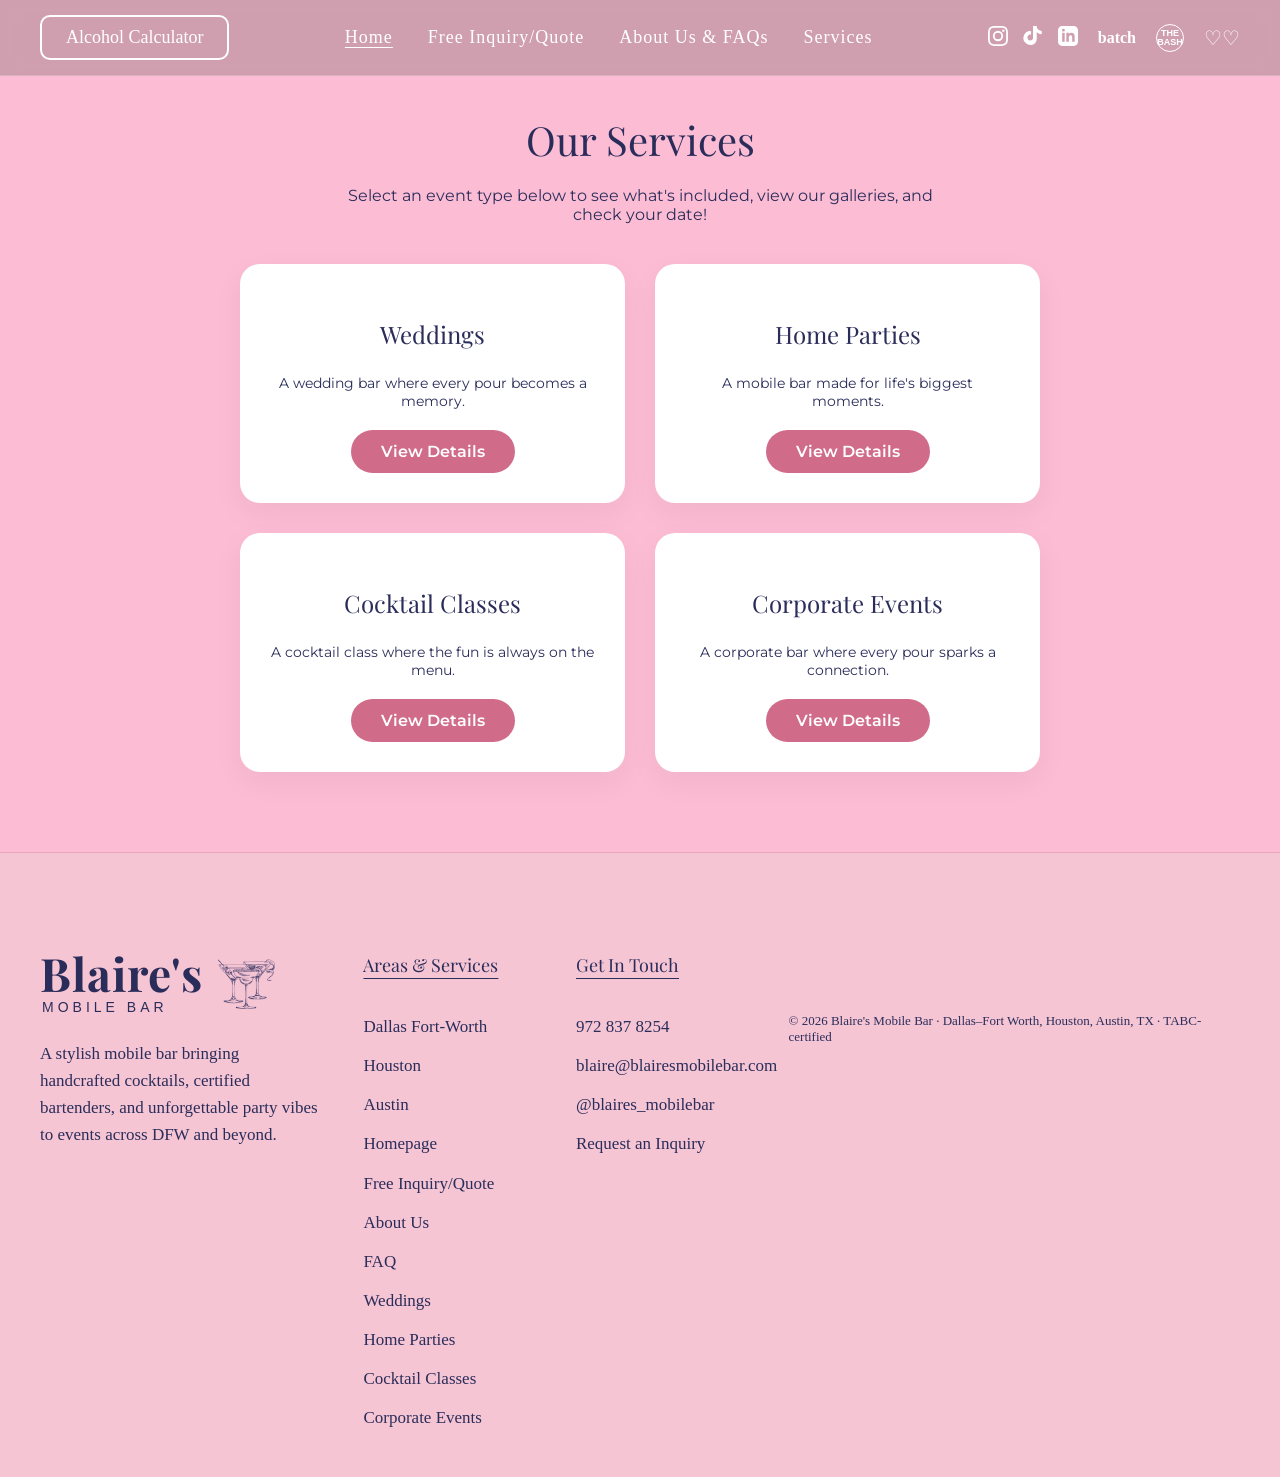
<file: services.html>
<!DOCTYPE html>
<html lang="en">
<head>
    <meta charset="UTF-8">
    <meta name="viewport" content="width=device-width, initial-scale=1.0">
    <title>Services | Blaire's Mobile Bar</title>
    <link rel="stylesheet" href="style.css">
</head>
<body>

    <header style="position: fixed; top: 0; left: 0; width: 100%; z-index: 1000; background-color: rgba(140, 115, 121, 0.4); backdrop-filter: blur(8px); -webkit-backdrop-filter: blur(8px); display: flex; align-items: center; justify-content: space-between; padding: 15px 40px; box-sizing: border-box; font-family: Georgia, serif; border-bottom: 1px solid rgba(255, 255, 255, 0.2);">
        
        <!-- Styled Button -->
        <a href="calculator.html" class="btn" style="background-color: transparent; border: 2px solid white; border-radius: 10px; font-family: Georgia, serif; text-transform: none; font-size: 18px; font-weight: normal; color: white; padding: 10px 24px; text-decoration: none; display: inline-block;">Alcohol Calculator</a>
        
        <!-- Navigation Links -->
        <ul class="nav-links" style="display: flex; gap: 35px; list-style: none; margin: 0; padding: 0; align-items: center;">
            <li><a href="index.html" style="font-family: Georgia, serif; font-size: 18px; color: white; text-decoration: underline; text-underline-offset: 4px; text-transform: none;">Home</a></li>
            <li><a href="quote.html" onclick="fbq('track', 'InitiateCheckout');" style="font-family: Georgia, serif; font-size: 18px; color: white; text-decoration: none; text-transform: none;">Free Inquiry/Quote</a></li>
            <li><a href="about.html" style="font-family: Georgia, serif; font-size: 18px; color: white; text-decoration: none; text-transform: none;">About Us & FAQs</a></li>
            <li><a href="services.html" style="font-family: Georgia, serif; font-size: 18px; color: white; text-decoration: none; text-transform: none;">Services</a></li>
        </ul>
        
        <!-- Socials & Partners (Linked) -->
        <div class="socials-partners" style="display: flex; align-items: center; gap: 15px; color: white;">
            <!-- Instagram -->
            <a href="https://www.instagram.com/blaires_mobilebar/" target="_blank" style="color: white; text-decoration: none;">
                <svg width="20" height="20" fill="currentColor" viewBox="0 0 24 24"><path d="M12 2.163c3.204 0 3.584.012 4.85.07 3.252.148 4.771 1.691 4.919 4.919.058 1.265.069 1.645.069 4.849 0 3.205-.012 3.584-.069 4.849-.149 3.225-1.664 4.771-4.919 4.919-1.266.058-1.644.07-4.85.07-3.204 0-3.584-.012-4.849-.07-3.26-.149-4.771-1.699-4.919-4.92-.058-1.265-.07-1.644-.07-4.849 0-3.204.013-3.583.07-4.849.149-3.227 1.664-4.771 4.919-4.919 1.266-.057 1.645-.069 4.849-.069zM12 0C8.741 0 8.333.014 7.053.072 2.695.272.273 2.69.073 7.051.014 8.333 0 8.741 0 12c0 3.259.014 3.668.072 4.948.2 4.358 2.618 6.78 6.98 6.98 1.281.058 1.689.072 4.948.072 3.259 0 3.668-.014 4.948-.072 4.354-.2 6.782-2.618 6.979-6.98.059-1.28.073-1.689.073-4.948 0-3.259-.014-3.667-.072-4.947-.196-4.354-2.617-6.78-6.979-6.98C15.668.014 15.259 0 12 0zm0 5.838a6.162 6.162 0 100 12.324 6.162 6.162 0 000-12.324zM12 16a4 4 0 110-8 4 4 0 010 8zm6.406-11.845a1.44 1.44 0 100 2.881 1.44 1.44 0 000-2.881z"/></svg>
            </a>
            <!-- TikTok -->
            <a href="https://tiktok.com/@blaires.mobile.bar" target="_blank" style="color: white; text-decoration: none;">
                <svg width="20" height="20" fill="currentColor" viewBox="0 0 24 24"><path d="M12.53.02C13.84 0 15.14.01 16.44 0c.08 1.53.63 3.09 1.75 4.17 1.12 1.11 2.7 1.62 4.24 1.79v4.03c-1.44-.07-2.88-.52-4.11-1.28a7.86 7.86 0 01-1.79-1.57V15c-.01 1.4-.33 2.83-1.01 4.1-.73 1.35-1.92 2.47-3.37 3.05a8.77 8.77 0 01-6.14.07 8.52 8.52 0 01-3.67-2.65A8.77 8.77 0 01.32 15a8.88 8.88 0 013.22-7.16 8.52 8.52 0 016.14-1.64v4.06c-.95-.08-1.93.09-2.77.58-.87.51-1.48 1.45-1.6 2.46-.11.96.16 1.98.74 2.77s1.5 1.28 2.49 1.27a3.48 3.48 0 003.49-3.48V.02h.53z"/></svg>
            </a>
            <!-- LinkedIn -->
            <a href="https://www.linkedin.com/company/blaire-s-mobile-bar/" target="_blank" style="color: white; text-decoration: none;">
                <svg width="20" height="20" fill="currentColor" viewBox="0 0 24 24"><path d="M19 0h-14c-2.761 0-5 2.239-5 5v14c0 2.761 2.239 5 5 5h14c2.762 0 5-2.239 5-5v-14c0-2.761-2.238-5-5-5zm-11 19h-3v-11h3v11zm-1.5-12.268c-.966 0-1.75-.779-1.75-1.75s.784-1.75 1.75-1.75 1.75.779 1.75 1.75-.784 1.75-1.75 1.75zm13.5 12.268h-3v-5.604c0-3.368-4-3.113-4 0v5.604h-3v-11h3v1.765c1.396-2.586 7-2.777 7 2.476v6.759z"/></svg>
            </a>
            <!-- Batch -->
            <a href="https://letsbatch.com/experiences/fb91f2fe-104f-4f2c-a0b3-4a798e4db5f9" target="_blank" style="color: white; text-decoration: none; display: flex; align-items: center;">
                <span style="font-family: Georgia, serif; font-size: 16px; font-weight: bold; margin-left: 5px;">batch</span>
            </a>
            <!-- THE BASH badge -->
            <a href="https://www.thebash.com/bartender/blaire-s-mobile-bar-service" target="_blank" style="color: white; text-decoration: none; display: flex; align-items: center;">
                <span style="font-family: 'Helvetica Neue', Helvetica, Arial, sans-serif; font-size: 9px; font-weight: bold; border: 1px solid white; border-radius: 50%; width: 26px; height: 26px; display: flex; align-items: center; justify-content: center; text-transform: uppercase; line-height: 1; text-align: center; margin-left: 5px;">the bash</span>
            </a>
            <!-- Zola (Double Hearts) -->
            <a href="https://www.zola.com/wedding-vendors/wedding-bar-services/blaire-s-mobile-bar" target="_blank" style="color: white; text-decoration: none; display: flex; align-items: center;">
                <span style="font-size: 20px; line-height: 1; margin-left: 5px;">♡♡</span>
            </a>
        </div>
        
    </header>

    <main>
        <section style="text-align: center; padding: 80px 20px;">
            <h1 style="font-size: 40px; margin-bottom: 20px;">Our Services</h1>
            <p style="max-width: 600px; margin: 0 auto 40px;">Select an event type below to see what's included, view our galleries, and check your date!</p>
            
            <div style="display: grid; grid-template-columns: 1fr 1fr; gap: 30px; max-width: 800px; margin: 0 auto;">
                
                <div class="white-card" style="margin: 0; padding: 30px;">
                    <h3 style="font-size: 24px;">Weddings</h3>
                    <p style="font-size: 14px; margin-bottom: 20px;">A wedding bar where every pour becomes a memory.</p>
                    <a href="weddings.html" class="btn">View Details</a>
                </div>

                <div class="white-card" style="margin: 0; padding: 30px;">
                    <h3 style="font-size: 24px;">Home Parties</h3>
                    <p style="font-size: 14px; margin-bottom: 20px;">A mobile bar made for life's biggest moments.</p>
                    <a href="parties.html" class="btn">View Details</a>
                </div>

                <div class="white-card" style="margin: 0; padding: 30px;">
                    <h3 style="font-size: 24px;">Cocktail Classes</h3>
                    <p style="font-size: 14px; margin-bottom: 20px;">A cocktail class where the fun is always on the menu.</p>
                    <a href="classes.html" class="btn">View Details</a>
                </div>

                <div class="white-card" style="margin: 0; padding: 30px;">
                    <h3 style="font-size: 24px;">Corporate Events</h3>
                    <p style="font-size: 14px; margin-bottom: 20px;">A corporate bar where every pour sparks a connection.</p>
                    <a href="corporate.html" class="btn">View Details</a>
                </div>

            </div>
        </section>
    </main>
<!-- Footer -->
    <footer style="background-color: #f6c5d4; padding: 100px 40px 40px; font-family: Georgia, serif; color: #2a2d5a; position: relative; z-index: 1;">
        
        <!-- Strict 3-Column Layout -->
        <div style="max-width: 1200px; margin: 0 auto; display: flex; justify-content: space-between; align-items: flex-start;">
            
            <!-- Column 1: Logo & Bio (40% width) -->
            <div style="width: 40%; padding-right: 40px;">
                <!-- Logo Area -->
                <div style="display: flex; align-items: center; margin-bottom: 25px;">
                    <div style="display: flex; flex-direction: column; justify-content: center;">
                        <h2 style="font-family: 'Playfair Display', Georgia, serif; font-size: 46px; font-weight: bold; margin: 0; color: #2a2d5a; line-height: 0.9; letter-spacing: 1px;">Blaire's</h2>
                        <p style="font-family: 'Helvetica Neue', Helvetica, Arial, sans-serif; font-size: 14px; letter-spacing: 4px; margin: 4px 0 0 2px; color: #2a2d5a; font-weight: 500;">MOBILE BAR</p>
                    </div>
                    <!-- Martini Graphic -->
                    <img src="Images/Small Martini on top of weddings.png" alt="Martini Graphic" style="height: 50px; margin-left: 15px; opacity: 0.9;">
                </div>
                
                <!-- Bio Text -->
                <p style="font-size: 17px; line-height: 1.6; color: #2a2d5a; margin: 0; max-width: 380px;">
                    A stylish mobile bar bringing handcrafted cocktails, certified bartenders, and unforgettable party vibes to events across DFW and beyond.
                </p>
            </div>

            <!-- Column 2: Areas & Services (30% width) -->
            <div style="width: 30%;">
                <h4 style="font-size: 18px; font-weight: normal; text-decoration: underline; text-underline-offset: 6px; margin-top: 0; margin-bottom: 30px; color: #2a2d5a;">Areas & Services</h4>
                <ul style="list-style: none; padding: 0; margin: 0; line-height: 2.3; font-size: 17px;">
                    <li style="color: #2a2d5a;">Dallas Fort-Worth</li>
                    <li style="color: #2a2d5a;">Houston</li>
                    <li style="color: #2a2d5a;">Austin</li>
                    <li><a href="index.html" style="color: #2a2d5a; text-decoration: none;">Homepage</a></li>
                    <li><a href="quote.html" onclick="fbq('track', 'InitiateCheckout');" style="color: #2a2d5a; text-decoration: none;">Free Inquiry/Quote</a></li>
                    <li><a href="about.html" style="color: #2a2d5a; text-decoration: none;">About Us</a></li>
                    <li><a href="about.html" style="color: #2a2d5a; text-decoration: none;">FAQ</a></li>
                    <li><a href="services.html" style="color: #2a2d5a; text-decoration: none;">Weddings</a></li>
                    <li><a href="services.html" style="color: #2a2d5a; text-decoration: none;">Home Parties</a></li>
                    <li><a href="services.html" style="color: #2a2d5a; text-decoration: none;">Cocktail Classes</a></li>
                    <li><a href="services.html" style="color: #2a2d5a; text-decoration: none;">Corporate Events</a></li>
                </ul>
            </div>

            <!-- Column 3: Get In Touch (30% width) -->
            <div style="width: 30%;">
                <h4 style="font-size: 18px; font-weight: normal; text-decoration: underline; text-underline-offset: 6px; margin-top: 0; margin-bottom: 30px; color: #2a2d5a;">Get In Touch</h4>
                <ul style="list-style: none; padding: 0; margin: 0; line-height: 2.3; font-size: 17px;">
                    <li style="color: #2a2d5a;">972 837 8254</li>
                    <li><a href="mailto:blaire@blairesmobilebar.com" style="color: #2a2d5a; text-decoration: none;">blaire@blairesmobilebar.com</a></li>
                    <li><a href="https://www.instagram.com/blaires_mobilebar/" target="_blank" style="color: #2a2d5a; text-decoration: none;">@blaires_mobilebar</a></li>
                    <li><a href="quote.html" style="color: #2a2d5a; text-decoration: none;">Request an Inquiry</a></li>
                </ul>
            </div>
            
        </div>

        <!-- Bottom Copyright Line -->
        <div style="max-width: 1200px; margin: 60px auto 0; padding-top: 0;">
            <p style="font-size: 13px; color: #2a2d5a; margin: 0;">
                © 2026 Blaire's Mobile Bar &middot; Dallas–Fort Worth, Houston, Austin, TX &middot; TABC-certified
            </p>
        </div>
    </footer>
</body>
</html>
</file>
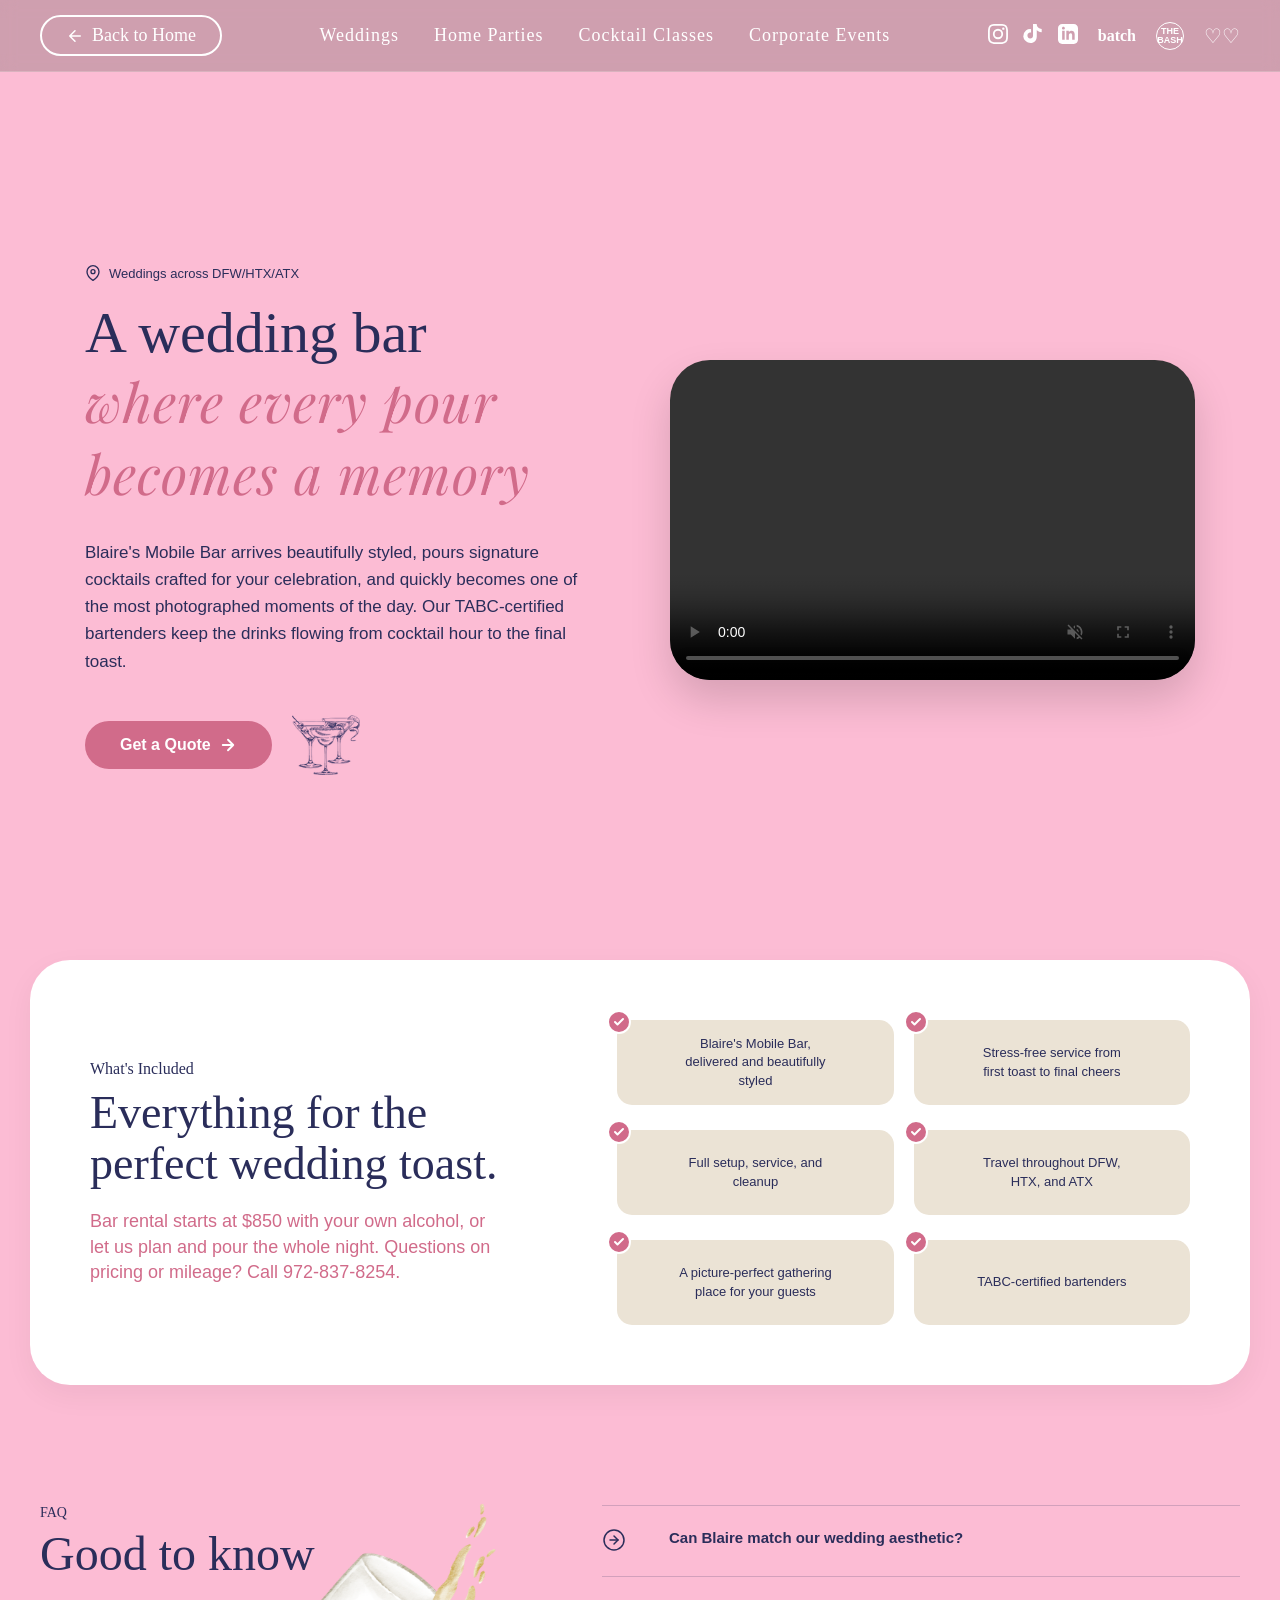
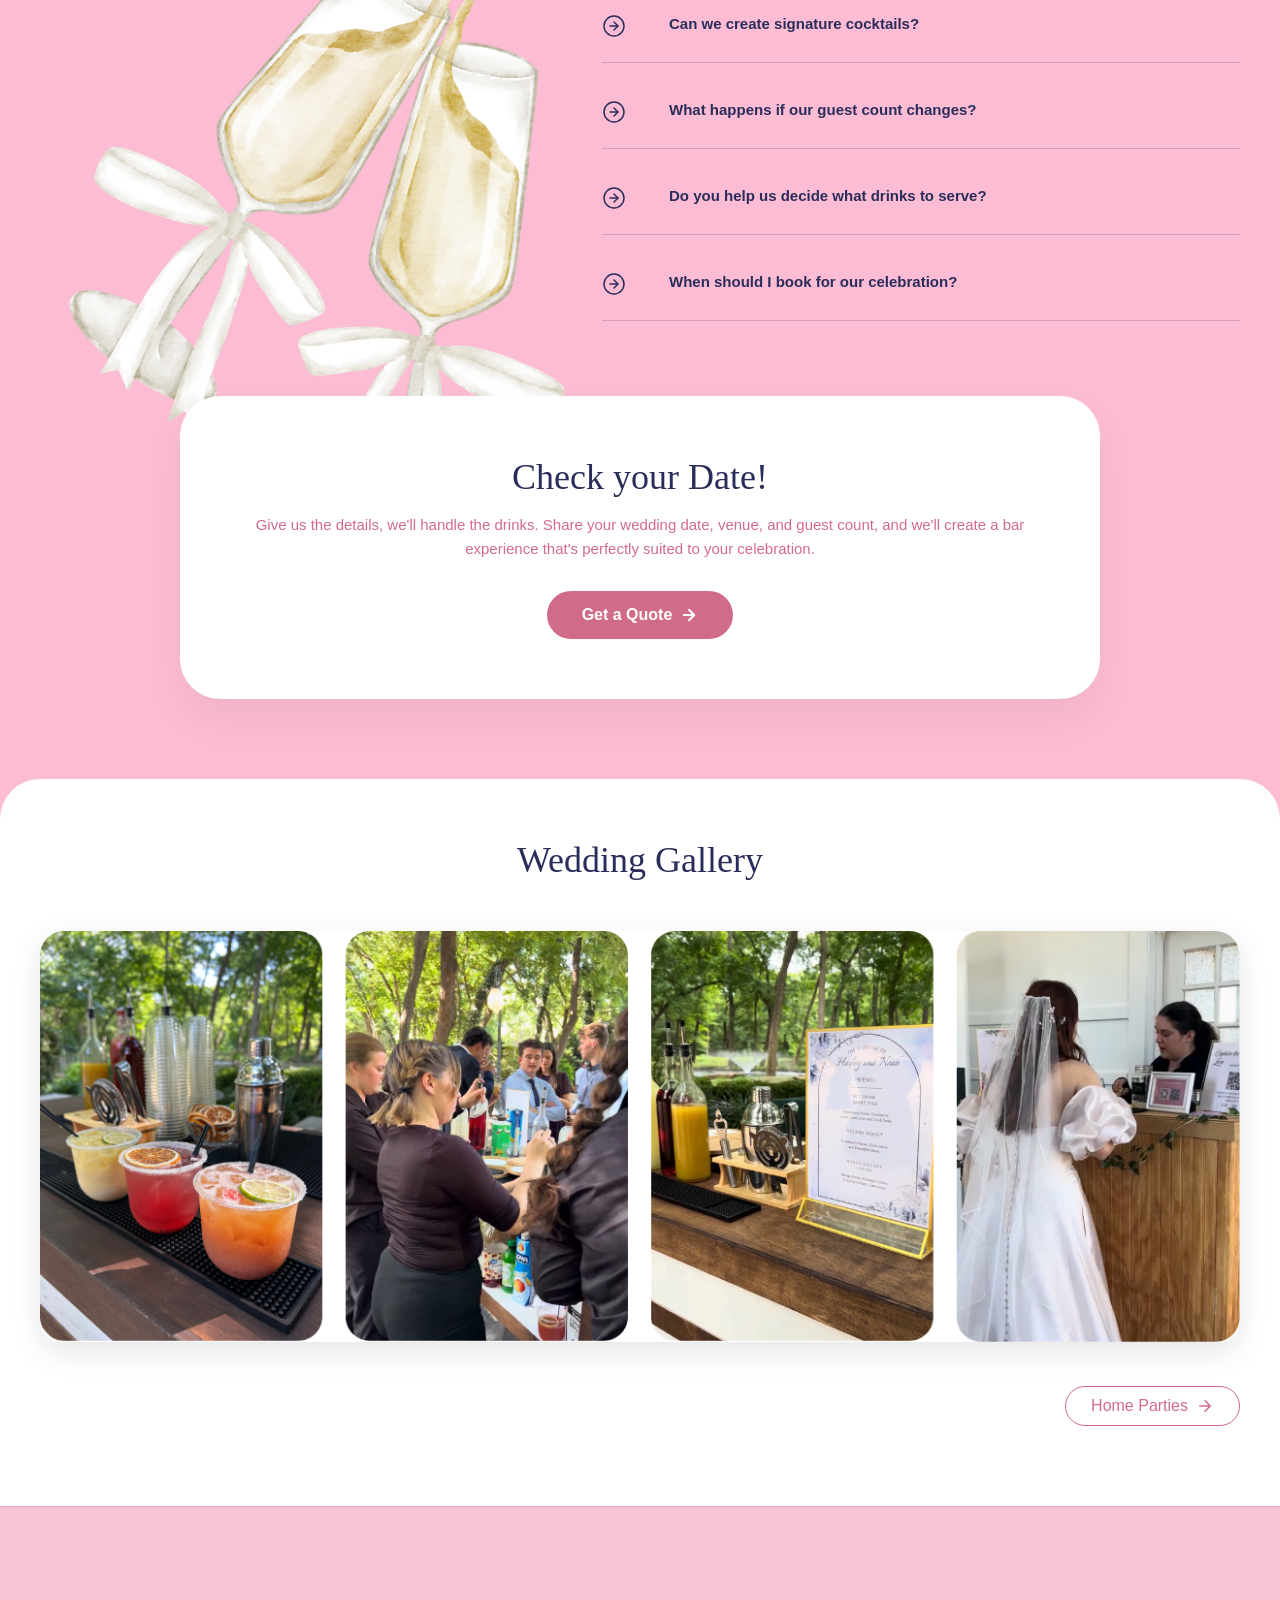
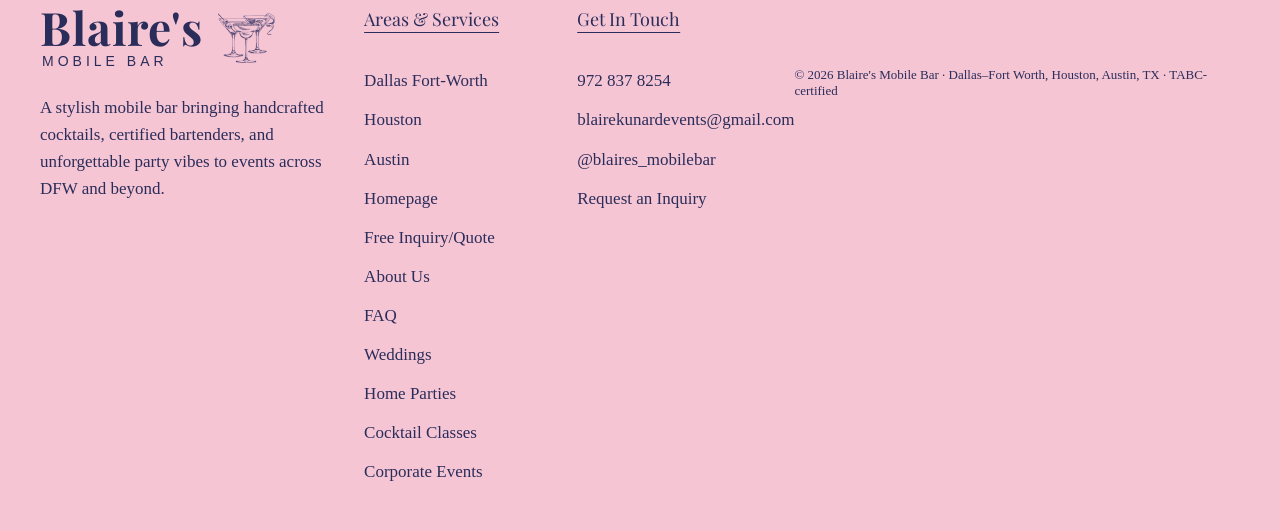
<file: weddings.html>
<!DOCTYPE html>
<html lang="en">
<head>
    <meta charset="UTF-8">
    <meta name="viewport" content="width=device-width, initial-scale=1.0">
    <title>Weddings | Blaire's Mobile Bar</title>
    
    <!-- Meta Pixel Code -->
    <script>
    !function(f,b,e,v,n,t,s)
    {if(f.fbq)return;n=f.fbq=function(){n.callMethod?
    n.callMethod.apply(n,arguments):n.queue.push(arguments)};
    if(!f._fbq)f._fbq=n;n.push=n;n.loaded=!0;n.version='2.0';
    n.queue=[];t=b.createElement(e);t.async=!0;
    t.src=v;s=b.getElementsByTagName(e)[0];
    s.parentNode.insertBefore(t,s)}(window, document,'script',
    'https://connect.facebook.net/en_US/fbevents.js');
    fbq('set', 'autoConfig', false, '1625877711459147');
    fbq('init', '1625877711459147');
    fbq('track', 'PageView');
    </script>
    <noscript><img height="1" width="1" style="display:none"
    src="https://www.facebook.com/tr?id=1625877711459147&ev=PageView&noscript=1"
    /></noscript>
    <!-- End Meta Pixel Code -->

    <link rel="stylesheet" href="style.css">
    
    <!-- This forcefully hides any default browser arrows and overrides style.css injections -->
    <style>
        details > summary { list-style: none !important; outline: none; }
        details > summary::-webkit-details-marker { display: none !important; }
        details > summary::marker { display: none !important; content: "" !important; }
        
        /* This kills the extra pink arrows coming from your style.css file */
        details > summary::before,
        details > summary::after { 
            display: none !important; 
            content: none !important; 
        }
    </style>
<!-- Services Navigation Header (Transparent Mauve Background) -->
    <header style="position: fixed; top: 0; left: 0; width: 100%; z-index: 1000; background-color: rgba(140, 115, 121, 0.4); backdrop-filter: blur(8px); -webkit-backdrop-filter: blur(8px); display: flex; align-items: center; justify-content: space-between; padding: 15px 40px; box-sizing: border-box; font-family: Georgia, serif; border-bottom: 1px solid rgba(255, 255, 255, 0.2);">
        
        <!-- Styled Button: Back to Home -->
        <a href="index.html" class="btn" style="background-color: transparent; border: 2px solid white; border-radius: 25px; font-family: Georgia, serif; text-transform: none; font-size: 18px; font-weight: normal; color: white; padding: 8px 24px; text-decoration: none; display: inline-flex; align-items: center; gap: 8px;">
            <svg width="18" height="18" viewBox="0 0 24 24" fill="none" stroke="currentColor" stroke-width="2" stroke-linecap="round" stroke-linejoin="round"><path d="M19 12H5M12 19l-7-7 7-7"/></svg>
            Back to Home
        </a>
        
        <!-- Service Specific Navigation Links (Make sure to update the underline for the active page!) -->
        <ul class="nav-links" style="display: flex; gap: 35px; list-style: none; margin: 0; padding: 0; align-items: center;">
            <li><a href="weddings.html" style="font-family: Georgia, serif; font-size: 18px; color: white; text-decoration: none; text-transform: none;">Weddings</a></li>
            <li><a href="parties.html" style="font-family: Georgia, serif; font-size: 18px; color: white; text-decoration: none; text-transform: none;">Home Parties</a></li>
            <li><a href="classes.html" style="font-family: Georgia, serif; font-size: 18px; color: white; text-decoration: none; text-transform: none;">Cocktail Classes</a></li>
            <li><a href="corporate.html" style="font-family: Georgia, serif; font-size: 18px; color: white; text-decoration: none; text-transform: none;">Corporate Events</a></li>
        </ul>
        
        <!-- Socials & Partners (White versions) -->
        <div class="socials-partners" style="display: flex; align-items: center; gap: 15px; color: white;">
            <a href="https://www.instagram.com/blaires_mobilebar/" target="_blank" style="color: white; text-decoration: none;">
                <svg width="20" height="20" fill="currentColor" viewBox="0 0 24 24"><path d="M12 2.163c3.204 0 3.584.012 4.85.07 3.252.148 4.771 1.691 4.919 4.919.058 1.265.069 1.645.069 4.849 0 3.205-.012 3.584-.069 4.849-.149 3.225-1.664 4.771-4.919 4.919-1.266.058-1.644.07-4.85.07-3.204 0-3.584-.012-4.849-.07-3.26-.149-4.771-1.699-4.919-4.92-.058-1.265-.07-1.644-.07-4.849 0-3.204.013-3.583.07-4.849.149-3.227 1.664-4.771 4.919-4.919 1.266-.057 1.645-.069 4.849-.069zM12 0C8.741 0 8.333.014 7.053.072 2.695.272.273 2.69.073 7.051.014 8.333 0 8.741 0 12c0 3.259.014 3.668.072 4.948.2 4.358 2.618 6.78 6.98 6.98 1.281.058 1.689.072 4.948.072 3.259 0 3.668-.014 4.948-.072 4.354-.2 6.782-2.618 6.979-6.98.059-1.28.073-1.689.073-4.948 0-3.259-.014-3.667-.072-4.947-.196-4.354-2.617-6.78-6.979-6.98C15.668.014 15.259 0 12 0zm0 5.838a6.162 6.162 0 100 12.324 6.162 6.162 0 000-12.324zM12 16a4 4 0 110-8 4 4 0 010 8zm6.406-11.845a1.44 1.44 0 100 2.881 1.44 1.44 0 000-2.881z"/></svg>
            </a>
            <a href="https://tiktok.com/@blaires.mobile.bar" target="_blank" style="color: white; text-decoration: none;">
                <svg width="20" height="20" fill="currentColor" viewBox="0 0 24 24"><path d="M12.53.02C13.84 0 15.14.01 16.44 0c.08 1.53.63 3.09 1.75 4.17 1.12 1.11 2.7 1.62 4.24 1.79v4.03c-1.44-.07-2.88-.52-4.11-1.28a7.86 7.86 0 01-1.79-1.57V15c-.01 1.4-.33 2.83-1.01 4.1-.73 1.35-1.92 2.47-3.37 3.05a8.77 8.77 0 01-6.14.07 8.52 8.52 0 01-3.67-2.65A8.77 8.77 0 01.32 15a8.88 8.88 0 013.22-7.16 8.52 8.52 0 016.14-1.64v4.06c-.95-.08-1.93.09-2.77.58-.87.51-1.48 1.45-1.6 2.46-.11.96.16 1.98.74 2.77s1.5 1.28 2.49 1.27a3.48 3.48 0 003.49-3.48V.02h.53z"/></svg>
            </a>
            <a href="https://www.linkedin.com/company/blaire-s-mobile-bar/" target="_blank" style="color: white; text-decoration: none;">
                <svg width="20" height="20" fill="currentColor" viewBox="0 0 24 24"><path d="M19 0h-14c-2.761 0-5 2.239-5 5v14c0 2.761 2.239 5 5 5h14c2.762 0 5-2.239 5-5v-14c0-2.761-2.238-5-5-5zm-11 19h-3v-11h3v11zm-1.5-12.268c-.966 0-1.75-.779-1.75-1.75s.784-1.75 1.75-1.75 1.75.779 1.75 1.75-.784 1.75-1.75 1.75zm13.5 12.268h-3v-5.604c0-3.368-4-3.113-4 0v5.604h-3v-11h3v1.765c1.396-2.586 7-2.777 7 2.476v6.759z"/></svg>
            </a>
            <a href="https://letsbatch.com/experiences/fb91f2fe-104f-4f2c-a0b3-4a798e4db5f9" target="_blank" style="color: white; text-decoration: none; display: flex; align-items: center;">
                <span style="font-family: Georgia, serif; font-size: 16px; font-weight: bold; margin-left: 5px;">batch</span>
            </a>
            <a href="https://www.thebash.com/bartender/blaire-s-mobile-bar-service" target="_blank" style="color: white; text-decoration: none; display: flex; align-items: center;">
                <span style="font-family: 'Helvetica Neue', Helvetica, Arial, sans-serif; font-size: 9px; font-weight: bold; border: 1px solid white; border-radius: 50%; width: 26px; height: 26px; display: flex; align-items: center; justify-content: center; text-transform: uppercase; line-height: 1; text-align: center; margin-left: 5px;">the bash</span>
            </a>
            <a href="https://www.zola.com/wedding-vendors/wedding-bar-services/blaire-s-mobile-bar" target="_blank" style="color: white; text-decoration: none; display: flex; align-items: center;">
                <span style="font-size: 20px; line-height: 1; margin-left: 5px;">♡♡</span>
            </a>
        </div>
    </header>

    <main>
        <!-- Weddings Hero/Video Section -->
        <section style="padding: 160px 20px 80px 20px; min-height: 80vh; display: flex; align-items: center;">
            <div style="max-width: 1200px; margin: 0 auto; display: flex; flex-wrap: wrap; align-items: center; gap: 60px;">
                
                <!-- Left Side: Typography and Button -->
                <div style="flex: 1; min-width: 400px;">
                    <div style="display: flex; align-items: center; gap: 8px; color: #2a2d5a; font-family: 'Helvetica Neue', Helvetica, sans-serif; font-size: 13px; margin-bottom: 20px;">
                        <svg width="16" height="16" viewBox="0 0 24 24" fill="none" stroke="currentColor" stroke-width="2" stroke-linecap="round" stroke-linejoin="round"><path d="M21 10c0 7-9 13-9 13s-9-6-9-13a9 9 0 0 1 18 0z"></path><circle cx="12" cy="10" r="3"></circle></svg>
                        <span>Weddings across DFW/HTX/ATX</span>
                    </div>

                    <h1 style="font-family: Georgia, serif; font-size: 58px; color: #2a2d5a; margin: 0; font-weight: normal; line-height: 1.1;">A wedding bar</h1>
                    <h2 style="font-family: 'Playfair Display', Georgia, serif; font-style: italic; font-size: 54px; color: #d16b8a; margin: 0 0 30px 0; font-weight: normal; letter-spacing: 1px;">where every pour<br>becomes a memory</h2>

                    <p style="font-family: 'Helvetica Neue', Helvetica, sans-serif; font-size: 17px; color: #2a2d5a; line-height: 1.6; margin-bottom: 40px; max-width: 500px;">
                        Blaire's Mobile Bar arrives beautifully styled, pours signature cocktails crafted for your celebration, and quickly becomes one of the most photographed moments of the day. Our TABC-certified bartenders keep the drinks flowing from cocktail hour to the final toast.
                    </p>

                    <div style="display: flex; align-items: center; gap: 20px;">
                        <a href="quote.html" onclick="fbq('track', 'InitiateCheckout');" style="display: inline-flex; align-items: center; gap: 8px; background-color: #d16b8a; color: white; font-family: 'Helvetica Neue', Helvetica, sans-serif; font-size: 16px; padding: 15px 35px; border-radius: 30px; text-decoration: none; font-weight: bold; transition: background-color 0.3s;">
                            Get a Quote 
                            <svg width="18" height="18" viewBox="0 0 24 24" fill="none" stroke="currentColor" stroke-width="2.5" stroke-linecap="round" stroke-linejoin="round"><path d="M5 12h14M12 5l7 7-7 7"/></svg>
                        </a>
                        <img src="Images/Small Martini on top of weddings.png" alt="Martini Glasses" style="height: 60px;">
                    </div>
                </div>

                <!-- Right Side: The Video Player -->
                <div style="flex: 1; min-width: 400px; display: flex; justify-content: flex-end;">
                    <video src="Images/video for weddings.MP4" controls autoplay loop muted playsinline style="width: 100%; max-width: 550px; height: 320px; border-radius: 40px; box-shadow: 0 20px 40px rgba(0,0,0,0.15); object-fit: cover;"></video>
                </div>
            </div>
        </section>

        <!-- What's Included Card -->
        <section style="padding: 0 20px 60px;">
            <div class="white-card" style="display: flex; align-items: center; gap: 50px; text-align: left; max-width: 1100px; margin: 0 auto; background-color: white; border-radius: 40px; padding: 60px;">
                
                <!-- Left Side Typography -->
                <div style="flex: 1;">
                    <p style="font-family: Georgia, serif; font-size: 16px; color: #2a2d5a; margin-top: 0; margin-bottom: 10px;">What's Included</p>
                    <h2 style="font-size: 46px; margin-top: 0; color: #2a2d5a; font-family: Georgia, serif; font-weight: normal; line-height: 1.1; margin-bottom: 20px;">Everything for the<br>perfect wedding toast.</h2>
                    <p style="font-size: 18px; color: #d16b8a; line-height: 1.4; font-family: 'Helvetica Neue', Helvetica, sans-serif; font-weight: normal; margin: 0;">Bar rental starts at $850 with your own alcohol, or<br>let us plan and pour the whole night. Questions on<br>pricing or mileage? Call 972-837-8254.</p>
                </div>
                
                <!-- Right Side Beige Grid Boxes with Pink Checkmarks -->
                <div style="flex: 1.2;">
                    <div style="display: grid; grid-template-columns: 1fr 1fr; gap: 20px; row-gap: 25px;">
                        <div style="position: relative; background-color: #ebe3d5; border-radius: 15px; padding: 15px; display: flex; align-items: center; justify-content: center; text-align: center; min-height: 85px; box-sizing: border-box;">
                            <div style="position: absolute; top: -10px; left: -10px; width: 24px; height: 24px; background-color: #d16b8a; border-radius: 50%; display: flex; align-items: center; justify-content: center; border: 2px solid white; box-sizing: border-box;">
                                <svg width="12" height="12" viewBox="0 0 24 24" fill="none" stroke="white" stroke-width="4" stroke-linecap="round" stroke-linejoin="round"><polyline points="20 6 9 17 4 12"></polyline></svg>
                            </div>
                            <p style="margin: 0; color: #2a2d5a; font-family: 'Helvetica Neue', Helvetica, sans-serif; font-size: 13px; font-weight: 500; line-height: 1.4;">Blaire's Mobile Bar,<br>delivered and beautifully<br>styled</p>
                        </div>
                        <div style="position: relative; background-color: #ebe3d5; border-radius: 15px; padding: 15px; display: flex; align-items: center; justify-content: center; text-align: center; min-height: 85px; box-sizing: border-box;">
                            <div style="position: absolute; top: -10px; left: -10px; width: 24px; height: 24px; background-color: #d16b8a; border-radius: 50%; display: flex; align-items: center; justify-content: center; border: 2px solid white; box-sizing: border-box;">
                                <svg width="12" height="12" viewBox="0 0 24 24" fill="none" stroke="white" stroke-width="4" stroke-linecap="round" stroke-linejoin="round"><polyline points="20 6 9 17 4 12"></polyline></svg>
                            </div>
                            <p style="margin: 0; color: #2a2d5a; font-family: 'Helvetica Neue', Helvetica, sans-serif; font-size: 13px; font-weight: 500; line-height: 1.4;">Stress-free service from<br>first toast to final cheers</p>
                        </div>
                        <div style="position: relative; background-color: #ebe3d5; border-radius: 15px; padding: 15px; display: flex; align-items: center; justify-content: center; text-align: center; min-height: 85px; box-sizing: border-box;">
                            <div style="position: absolute; top: -10px; left: -10px; width: 24px; height: 24px; background-color: #d16b8a; border-radius: 50%; display: flex; align-items: center; justify-content: center; border: 2px solid white; box-sizing: border-box;">
                                <svg width="12" height="12" viewBox="0 0 24 24" fill="none" stroke="white" stroke-width="4" stroke-linecap="round" stroke-linejoin="round"><polyline points="20 6 9 17 4 12"></polyline></svg>
                            </div>
                            <p style="margin: 0; color: #2a2d5a; font-family: 'Helvetica Neue', Helvetica, sans-serif; font-size: 13px; font-weight: 500; line-height: 1.4;">Full setup, service, and<br>cleanup</p>
                        </div>
                        <div style="position: relative; background-color: #ebe3d5; border-radius: 15px; padding: 15px; display: flex; align-items: center; justify-content: center; text-align: center; min-height: 85px; box-sizing: border-box;">
                            <div style="position: absolute; top: -10px; left: -10px; width: 24px; height: 24px; background-color: #d16b8a; border-radius: 50%; display: flex; align-items: center; justify-content: center; border: 2px solid white; box-sizing: border-box;">
                                <svg width="12" height="12" viewBox="0 0 24 24" fill="none" stroke="white" stroke-width="4" stroke-linecap="round" stroke-linejoin="round"><polyline points="20 6 9 17 4 12"></polyline></svg>
                            </div>
                            <p style="margin: 0; color: #2a2d5a; font-family: 'Helvetica Neue', Helvetica, sans-serif; font-size: 13px; font-weight: 500; line-height: 1.4;">Travel throughout DFW,<br>HTX, and ATX</p>
                        </div>
                        <div style="position: relative; background-color: #ebe3d5; border-radius: 15px; padding: 15px; display: flex; align-items: center; justify-content: center; text-align: center; min-height: 85px; box-sizing: border-box;">
                            <div style="position: absolute; top: -10px; left: -10px; width: 24px; height: 24px; background-color: #d16b8a; border-radius: 50%; display: flex; align-items: center; justify-content: center; border: 2px solid white; box-sizing: border-box;">
                                <svg width="12" height="12" viewBox="0 0 24 24" fill="none" stroke="white" stroke-width="4" stroke-linecap="round" stroke-linejoin="round"><polyline points="20 6 9 17 4 12"></polyline></svg>
                            </div>
                            <p style="margin: 0; color: #2a2d5a; font-family: 'Helvetica Neue', Helvetica, sans-serif; font-size: 13px; font-weight: 500; line-height: 1.4;">A picture-perfect gathering<br>place for your guests</p>
                        </div>
                        <div style="position: relative; background-color: #ebe3d5; border-radius: 15px; padding: 15px; display: flex; align-items: center; justify-content: center; text-align: center; min-height: 85px; box-sizing: border-box;">
                            <div style="position: absolute; top: -10px; left: -10px; width: 24px; height: 24px; background-color: #d16b8a; border-radius: 50%; display: flex; align-items: center; justify-content: center; border: 2px solid white; box-sizing: border-box;">
                                <svg width="12" height="12" viewBox="0 0 24 24" fill="none" stroke="white" stroke-width="4" stroke-linecap="round" stroke-linejoin="round"><polyline points="20 6 9 17 4 12"></polyline></svg>
                            </div>
                            <p style="margin: 0; color: #2a2d5a; font-family: 'Helvetica Neue', Helvetica, sans-serif; font-size: 13px; font-weight: 500; line-height: 1.4;">TABC-certified bartenders</p>
                        </div>
                    </div>
                </div>
            </div>
        </section>
        
        <!-- FAQ Section -->
        <section style="background-color: #fcbcd4; max-width: 1200px; margin: 0 auto; display: flex; flex-wrap: wrap; gap: 40px; padding: 60px 20px;">
            
            <!-- Left Side: Title and Image -->
            <div style="flex: 0.9; position: relative; min-width: 350px;">
                <p style="font-family: Georgia, serif; font-size: 14px; color: #2a2d5a; margin: 0 0 5px 0;">FAQ</p>
                <h2 style="font-size: 48px; margin-top: 0; color: #2a2d5a; font-family: Georgia, serif; font-weight: normal; margin-bottom: 20px;">Good to know</h2>
                
                <img src="Images/Champagne for wedding faw.png" alt="Champagne Flutes" style="width: 140%; max-width: 1000px; position: absolute; left: -40px; top: -100px; display: block; z-index: 0;">
            </div>

            <!-- Right Side: Collapsible Details list -->
            <div style="flex: 1.1; min-width: 450px;">
                <div style="border-top: 1px solid rgba(42, 45, 90, 0.2); display: flex; flex-direction: column;">
                    
                    <details style="padding: 20px 0; border-bottom: 1px solid rgba(42, 45, 90, 0.2);">
                        <summary style="cursor: pointer; display: flex; gap: 15px; align-items: flex-start; outline: none;">
                            <div style="flex-shrink: 0; padding-top: 2px;">
                                <svg width="24" height="24" viewBox="0 0 24 24" fill="none" stroke="#2a2d5a" stroke-width="1.5" stroke-linecap="round" stroke-linejoin="round"><circle cx="12" cy="12" r="10"></circle><polyline points="12 16 16 12 12 8"></polyline><line x1="8" y1="12" x2="16" y2="12"></line></svg>
                            </div>
                            <p style="margin: 0; font-family: 'Helvetica Neue', Helvetica, sans-serif; font-weight: bold; font-size: 15px; color: #2a2d5a;">Can Blaire match our wedding aesthetic?</p>
                        </summary>
                        <div style="padding-left: 39px; margin-top: 5px;">
                            <p style="margin-top: 5px; color: #2a2d5a; line-height: 1.6;">Absolutely! From classic and elegant to colorful and playful, we'll work with your wedding vision to ensure the bar experience complements your overall aesthetic and guest experience :)</p>
                        </div>
                    </details>

                    <details style="padding: 20px 0; border-bottom: 1px solid rgba(42, 45, 90, 0.2);">
                        <summary style="cursor: pointer; display: flex; gap: 15px; align-items: flex-start; outline: none;">
                            <div style="flex-shrink: 0; padding-top: 2px;">
                                <svg width="24" height="24" viewBox="0 0 24 24" fill="none" stroke="#2a2d5a" stroke-width="1.5" stroke-linecap="round" stroke-linejoin="round"><circle cx="12" cy="12" r="10"></circle><polyline points="12 16 16 12 12 8"></polyline><line x1="8" y1="12" x2="16" y2="12"></line></svg>
                            </div>
                            <p style="margin: 0; font-family: 'Helvetica Neue', Helvetica, sans-serif; font-weight: bold; font-size: 15px; color: #2a2d5a;">Can we create signature cocktails?</p>
                        </summary>
                        <div style="padding-left: 39px; margin-top: 5px;">
                            <p style="margin-top: 5px; color: #2a2d5a; line-height: 1.6;">Absolutely! Whether it's a birthday margarita, a "Mom-osa" bar for a baby shower, or a themed cocktail for your bachelorette weekend, we'll help create drinks that match your celebration!</p>
                        </div>
                    </details>

                    <details style="padding: 20px 0; border-bottom: 1px solid rgba(42, 45, 90, 0.2);">
                        <summary style="cursor: pointer; display: flex; gap: 15px; align-items: flex-start; outline: none;">
                            <div style="flex-shrink: 0; padding-top: 2px;">
                                <svg width="24" height="24" viewBox="0 0 24 24" fill="none" stroke="#2a2d5a" stroke-width="1.5" stroke-linecap="round" stroke-linejoin="round"><circle cx="12" cy="12" r="10"></circle><polyline points="12 16 16 12 12 8"></polyline><line x1="8" y1="12" x2="16" y2="12"></line></svg>
                            </div>
                            <p style="margin: 0; font-family: 'Helvetica Neue', Helvetica, sans-serif; font-weight: bold; font-size: 15px; color: #2a2d5a;">What happens if our guest count changes?</p>
                        </summary>
                        <div style="padding-left: 39px; margin-top: 5px;">
                            <p style="margin-top: 5px; color: #2a2d5a; line-height: 1.6;">We know wedding plans evolve. We will typically require a 50% deposit and follow up again closer to the date for the second half of the deposit just in case any plans have changed. Just let us know as soon as possible, and we'll adjust staffing and recommendations accordingly to ensure your guests are taken care of!</p>
                        </div>
                    </details>
                    
                    <details style="padding: 20px 0; border-bottom: 1px solid rgba(42, 45, 90, 0.2);">
                        <summary style="cursor: pointer; display: flex; gap: 15px; align-items: flex-start; outline: none;">
                            <div style="flex-shrink: 0; padding-top: 2px;">
                                <svg width="24" height="24" viewBox="0 0 24 24" fill="none" stroke="#2a2d5a" stroke-width="1.5" stroke-linecap="round" stroke-linejoin="round"><circle cx="12" cy="12" r="10"></circle><polyline points="12 16 16 12 12 8"></polyline><line x1="8" y1="12" x2="16" y2="12"></line></svg>
                            </div>
                            <p style="margin: 0; font-family: 'Helvetica Neue', Helvetica, sans-serif; font-weight: bold; font-size: 15px; color: #2a2d5a;">Do you help us decide what drinks to serve?</p>
                        </summary>
                        <div style="padding-left: 39px; margin-top: 5px;">
                            <p style="margin-top: 5px; color: #2a2d5a; line-height: 1.6;">Yes! We'll help guide your cocktail selections and provide recommendations based on your guest count, wedding style, season, and preferences. We will also be able to help provide an alcohol purchasing guide based on your guest count, event duration, and drink selections so you can purchase confidently.</p>
                        </div>
                    </details>
                    
                    <details style="padding: 20px 0; border-bottom: 1px solid rgba(42, 45, 90, 0.2);">
                        <summary style="cursor: pointer; display: flex; gap: 15px; align-items: flex-start; outline: none;">
                            <div style="flex-shrink: 0; padding-top: 2px;">
                                <svg width="24" height="24" viewBox="0 0 24 24" fill="none" stroke="#2a2d5a" stroke-width="1.5" stroke-linecap="round" stroke-linejoin="round"><circle cx="12" cy="12" r="10"></circle><polyline points="12 16 16 12 12 8"></polyline><line x1="8" y1="12" x2="16" y2="12"></line></svg>
                            </div>
                            <p style="margin: 0; font-family: 'Helvetica Neue', Helvetica, sans-serif; font-weight: bold; font-size: 15px; color: #2a2d5a;">When should I book for our celebration?</p>
                        </summary>
                        <div style="padding-left: 39px; margin-top: 5px;">
                            <p style="margin-top: 5px; color: #2a2d5a; line-height: 1.6;">The sooner, the better! Popular weekends, holidays, graduation season, and spring celebrations tend to book quickly. We recommend reserving your date as early as possible (at least 3-4 weeks in advance) to secure availability.</p>
                        </div>
                    </details>

                </div>
            </div>
        </section>
        
            
            <!-- Standalone, non-conjoined white check your date card -->
        <section style="padding: 0 20px 80px 20px; position: relative; z-index: 5;">
            <div class="white-card" style="padding: 60px; max-width: 800px; margin: 0 auto; text-align: center; background-color: white; border-radius: 40px; box-shadow: 0 20px 40px rgba(0,0,0,0.05);">
                <h2 style="font-size: 36px; margin-top: 0; margin-bottom: 10px; color: #2a2d5a; font-family: Georgia, serif; font-weight: normal;">Check your Date!</h2>
                <p style="margin-bottom: 30px; color: #d16b8a; line-height: 1.6; font-family: 'Helvetica Neue', Helvetica, sans-serif; font-size: 15px;">Give us the details, we'll handle the drinks. Share your wedding date, venue, and guest count, and we'll create a bar experience that's perfectly suited to your celebration.</p>
                <a href="quote.html" class="btn" onclick="fbq('track', 'InitiateCheckout');" style="display: inline-flex; align-items: center; justify-content: center; gap: 8px; background-color: #d16b8a; color: white; padding: 15px 35px; border-radius: 30px; text-decoration: none; font-weight: bold; width: fit-content; margin: 0 auto; font-family: 'Helvetica Neue', Helvetica, sans-serif;">
                    Get a Quote 
                    <svg width="18" height="18" viewBox="0 0 24 24" fill="none" stroke="currentColor" stroke-width="2.5" stroke-linecap="round" stroke-linejoin="round"><path d="M5 12h14M12 5l7 7-7 7"/></svg>
                </a>
            </div>
        </section>
         <div style="background-color: white; border-top-left-radius: 40px; border-top-right-radius: 40px; padding: 60px 20px 80px 20px; position: relative; z-index: 5;">
            <div style="max-width: 1200px; margin: 0 auto;">
                
                <h2 style="color: #2a2d5a; font-family: Georgia, serif; font-weight: normal; margin-top: 0; margin-bottom: 50px; font-size: 36px; text-align: center;">Wedding Gallery</h2>

            <!-- Wedding Gallery & Next Page Button -->
            <div style="max-width: 1200px; margin: 0 auto;">
                <img src="Images/wedding gallery.png" alt="Wedding Gallery" style="width: 100%; height: auto; border-radius: 20px; box-shadow: 0 10px 30px rgba(0,0,0,0.1);">
                
                <!-- Bottom Right Navigation Button -->
                <div style="text-align: right; margin-top: 40px;">
                    <a href="parties.html" style="display: inline-flex; align-items: center; justify-content: center; gap: 8px; border: 1px solid #d16b8a; color: #d16b8a; background-color: transparent; padding: 10px 25px; border-radius: 30px; text-decoration: none; font-family: 'Helvetica Neue', Helvetica, sans-serif; font-size: 16px;">
                        Home Parties 
                        <svg width="18" height="18" viewBox="0 0 24 24" fill="none" stroke="currentColor" stroke-width="2" stroke-linecap="round" stroke-linejoin="round"><path d="M5 12h14M12 5l7 7-7 7"/></svg>
                    </a>
                </div>
            </div>

        </div>
    </main>

    <!-- Bulletproof Footer -->
    <footer style="background-color: #f6c5d4; padding: 100px 40px 40px; font-family: Georgia, serif; color: #2a2d5a; position: relative; z-index: 1;">
        
        <div style="max-width: 1200px; margin: 0 auto; display: flex; justify-content: space-between; align-items: flex-start;">
            
            <div style="width: 40%; padding-right: 40px;">
                <div style="display: flex; align-items: center; margin-bottom: 25px;">
                    <div style="display: flex; flex-direction: column; justify-content: center;">
                        <h2 style="font-family: 'Playfair Display', Georgia, serif; font-size: 46px; font-weight: bold; margin: 0; color: #2a2d5a; line-height: 0.9; letter-spacing: 1px;">Blaire's</h2>
                        <p style="font-family: 'Helvetica Neue', Helvetica, Arial, sans-serif; font-size: 14px; letter-spacing: 4px; margin: 4px 0 0 2px; color: #2a2d5a; font-weight: 500;">MOBILE BAR</p>
                    </div>
                    <img src="Images/Small Martini on top of weddings.png" alt="Martini Graphic" style="height: 50px; margin-left: 15px; opacity: 0.9;">
                </div>
                
                <p style="font-size: 17px; line-height: 1.6; color: #2a2d5a; margin: 0; max-width: 380px;">
                    A stylish mobile bar bringing handcrafted cocktails, certified bartenders, and unforgettable party vibes to events across DFW and beyond.
                </p>
            </div>

            <div style="width: 30%;">
                <h4 style="font-size: 18px; font-weight: normal; text-decoration: underline; text-underline-offset: 6px; margin-top: 0; margin-bottom: 30px; color: #2a2d5a;">Areas & Services</h4>
                <ul style="list-style: none; padding: 0; margin: 0; line-height: 2.3; font-size: 17px;">
                    <li style="color: #2a2d5a;">Dallas Fort-Worth</li>
                    <li style="color: #2a2d5a;">Houston</li>
                    <li style="color: #2a2d5a;">Austin</li>
                    <li><a href="index.html" style="color: #2a2d5a; text-decoration: none;">Homepage</a></li>
                    <li><a href="quote.html" onclick="fbq('track', 'InitiateCheckout');" style="color: #2a2d5a; text-decoration: none;">Free Inquiry/Quote</a></li>
                    <li><a href="about.html" style="color: #2a2d5a; text-decoration: none;">About Us</a></li>
                    <li><a href="about.html" style="color: #2a2d5a; text-decoration: none;">FAQ</a></li>
                    <li><a href="services.html" style="color: #2a2d5a; text-decoration: none;">Weddings</a></li>
                    <li><a href="services.html" style="color: #2a2d5a; text-decoration: none;">Home Parties</a></li>
                    <li><a href="services.html" style="color: #2a2d5a; text-decoration: none;">Cocktail Classes</a></li>
                    <li><a href="services.html" style="color: #2a2d5a; text-decoration: none;">Corporate Events</a></li>
                </ul>
            </div>

            <div style="width: 30%;">
                <h4 style="font-size: 18px; font-weight: normal; text-decoration: underline; text-underline-offset: 6px; margin-top: 0; margin-bottom: 30px; color: #2a2d5a;">Get In Touch</h4>
                <ul style="list-style: none; padding: 0; margin: 0; line-height: 2.3; font-size: 17px;">
                    <li style="color: #2a2d5a;">972 837 8254</li>
                    <li><a href="mailto:blairekunardevents@gmail.com" style="color: #2a2d5a; text-decoration: none;">blairekunardevents@gmail.com</a></li>
                    <li><a href="https://www.instagram.com/blaires_mobilebar/" target="_blank" style="color: #2a2d5a; text-decoration: none;">@blaires_mobilebar</a></li>
                    <li><a href="quote.html" style="color: #2a2d5a; text-decoration: none;">Request an Inquiry</a></li>
                </ul>
            </div>
            
        </div>

        <div style="max-width: 1200px; margin: 60px auto 0; padding-top: 0;">
            <p style="font-size: 13px; color: #2a2d5a; margin: 0;">
                © 2026 Blaire's Mobile Bar &middot; Dallas–Fort Worth, Houston, Austin, TX &middot; TABC-certified
            </p>
        </div>
    </footer>

</body>
</html>
</file>
<file: style.css>
/* --- GLOBAL STYLES --- */
@import url('https://fonts.googleapis.com/css2?family=Montserrat:wght@300;400;600&family=Playfair+Display:ital,wght@0,400;0,600;1,400&display=swap');

:root {
    --bg-pink: #fcbcd4; /* Your exact Canva pink */
    --nav-dark: #2a2d5a; /* Your exact text color */
    --text-dark: #2a2d5a; /* Your exact text color */
    --button-pink: #d16b8a; /* Keeping the button slightly darker for contrast */
}

body, html {
    margin: 0;
    padding: 0;
    font-family: 'Montserrat', sans-serif;
    background-color: var(--bg-pink);
    color: var(--text-dark);
}

h1, h2, h3, h4 {
    font-family: 'Playfair Display', serif;
    font-weight: 400;
    color: var(--nav-dark);
}

/* --- NAVIGATION --- */
header {
    background-color: var(--nav-dark);
    padding: 15px 40px;
    display: flex;
    justify-content: space-between;
    align-items: center;
}

.nav-links {
    list-style: none;
    display: flex;
    gap: 30px;
    margin: 0;
    padding: 0;
}

.nav-links a {
    color: white;
    text-decoration: none;
    font-size: 14px;
    text-transform: uppercase;
    letter-spacing: 1px;
}

/* --- BUTTONS --- */
.btn {
    background-color: var(--button-pink);
    color: white;
    padding: 12px 30px;
    border-radius: 30px; /* Pill shape */
    text-decoration: none;
    font-weight: 600;
    display: inline-block;
    border: none;
    cursor: pointer;
    transition: background 0.3s;
}

.btn:hover {
    background-color: #b55a75;
}

/* --- WHITE CARDS --- */
.white-card {
    background-color: white;
    border-radius: 20px;
    padding: 40px;
    max-width: 900px;
    margin: 40px auto;
    text-align: center;
    box-shadow: 0 10px 30px rgba(0,0,0,0.05);
}

/* --- FOOTER --- */
footer {
    background-color: var(--bg-pink);
    border-top: 1px solid #eba5bd;
    padding: 40px;
    display: flex;
    justify-content: space-around;
    font-size: 12px;
}
/* --- SPLIT LAYOUTS (For About & FAQ pages) --- */
.split-section {
    display: flex;
    flex-wrap: wrap;
    align-items: center;
    justify-content: center;
    gap: 40px;
    padding: 60px 20px;
}

.split-image {
    flex: 1;
    min-width: 300px;
    max-width: 500px;
}

.split-image img {
    width: 100%;
    border-radius: 20px;
    box-shadow: 0 10px 30px rgba(0,0,0,0.1);
}

.split-text {
    flex: 1;
    min-width: 300px;
    max-width: 600px;
}

/* --- FAQ ACCORDIONS --- */
.faq-section {
    background-color: white;
    padding: 60px 20px;
}

details {
    margin-bottom: 15px;
    border-bottom: 1px solid var(--bg-pink);
    padding-bottom: 10px;
}

summary {
    font-weight: 600;
    color: var(--button-pink);
    cursor: pointer;
    list-style: none; /* Hides default arrow in some browsers */
    display: flex;
    align-items: center;
    gap: 10px;
}

summary::before {
    content: "→"; /* Replicates your Canva arrow */
    font-size: 18px;
}

details p {
    padding-left: 28px;
    font-size: 14px;
    line-height: 1.6;
    color: var(--text-dark);
}

/* --- INQUIRY FORM --- */
.form-container {
    background-color: var(--bg-pink);
    padding: 60px 20px;
}

.custom-form {
    background-color: rgba(255, 255, 255, 0.4);
    padding: 40px;
    border-radius: 20px;
    max-width: 800px;
    margin: 0 auto;
}

.form-group {
    margin-bottom: 20px;
    text-align: left;
}

.form-group label {
    display: block;
    font-weight: 600;
    margin-bottom: 8px;
    font-size: 14px;
}

.form-control {
    width: 100%;
    padding: 12px;
    border: none;
    border-radius: 8px;
    background-color: rgba(255, 255, 255, 0.7);
    font-family: 'Montserrat', sans-serif;
}

.checkbox-group label {
    font-weight: 400;
    display: flex;
    align-items: center;
    gap: 10px;
    margin-bottom: 10px;
}
/* --- SERVICES / WHAT'S INCLUDED GRID --- */
.included-grid {
    display: grid;
    grid-template-columns: 1fr 1fr;
    gap: 15px;
    margin-top: 20px;
    text-align: left;
}

.included-item {
    background-color: #f7ede8; /* Light tan color from Canva */
    padding: 15px 20px;
    border-radius: 12px;
    display: flex;
    align-items: center;
    gap: 15px;
    font-size: 13px;
    font-weight: 600;
}

/* --- PHOTO GALLERY GRID --- */
.gallery-section {
    padding: 60px 20px;
    background-color: white;
    text-align: center;
}

.gallery-grid {
    display: grid;
    grid-template-columns: repeat(4, 1fr);
    gap: 20px;
    max-width: 1000px;
    margin: 30px auto 0;
}

.gallery-grid img {
    width: 100%;
    height: 250px;
    object-fit: cover;
    border-radius: 15px;
}
/* --- REVIEWS SECTION --- */
.reviews-section {
    background-color: white;
    padding: 80px 20px;
    position: relative; /* Allows positioning of the background graphic */
    overflow: hidden;
}

.reviews-grid {
    display: grid;
    grid-template-columns: repeat(4, 1fr);
    gap: 20px;
    max-width: 1200px;
    margin: 0 auto;
    position: relative;
    z-index: 2; /* Keeps text above the background graphic */
}

.review-card {
    background-color: #ff99b8; /* The darker pink for the review boxes */
    padding: 30px 20px;
    border-radius: 15px;
    text-align: center;
    color: var(--nav-dark);
    font-size: 12px;
    line-height: 1.6;
    display: flex;
    flex-direction: column;
    justify-content: space-between;
}

.review-stars {
    color: gold;
    font-size: 20px;
    margin-top: 15px;
}
/* =========================================
   MOBILE RESPONSIVENESS FIXES (FINAL)
   ========================================= */
@media (max-width: 850px) {
    
    /* 1. COMPACT FIXED HEADER (Follows you as you scroll!) */
    header {
        position: fixed !important;
        padding: 10px 15px !important;
        flex-direction: column !important;
        gap: 8px !important;
        background-color: rgba(140, 115, 121, 0.98) !important; /* Slightly darker so it's easy to read over scrolling text */
    }
    
    /* Hide socials on mobile so the header doesn't cover half the phone screen */
    .socials-partners {
        display: none !important; 
    }
    
    .nav-links {
        gap: 15px !important;
        flex-wrap: wrap !important;
        justify-content: center !important;
    }
    
    .nav-links a {
        font-size: 14px !important;
    }

    header .btn {
        font-size: 13px !important;
        padding: 6px 16px !important;
    }

    /* Add space to the top of the page so the fixed header doesn't cover your Hero sections */
    main {
        padding-top: 100px !important;
    }

    /* 2. FIX JAGGED TEXT (Ignores desktop line-breaks on mobile) */
    h1 br, h2 br, p br {
        display: none !important;
    }

    /* 3. LAYOUT BLOCKS & CARDS */
    div[style*="min-width: 400px"],
    div[style*="min-width: 450px"],
    div[style*="min-width: 350px"],
    div[style*="min-width: 300px"] {
        min-width: 100% !important;
    }
    
    section > div, .white-card {
        flex-direction: column !important;
        gap: 20px !important;
        padding: 25px 20px !important;
        width: 100% !important;
        box-sizing: border-box !important;
    }
    
    div[style*="width: 480px"] {
        width: 100% !important;
        top: 0 !important;
        left: 0 !important;
        position: relative !important;
    }

    /* Un-fix the "What it's like" section height */
    div[style*="height: 650px"] {
        height: auto !important;
        display: flex !important;
        flex-direction: column !important;
        padding: 20px 0 !important;
    }

    /* 4. FIX GRIDS */
    div[style*="grid-template-columns"] {
        grid-template-columns: 1fr !important;
    }

    /* 5. TYPOGRAPHY SCALING */
    h1 { font-size: 36px !important; }
    h2 { font-size: 28px !important; }
    p { font-size: 15px !important; }

    /* 6. FAQ ACCORDION FIXES */
    summary {
        align-items: center !important;
    }
    summary p {
        font-size: 15px !important;
        line-height: 1.3 !important;
    }
    summary div {
        padding-top: 0 !important; 
    }
    summary svg {
        width: 20px !important;
        height: 20px !important;
        flex-shrink: 0 !important;
    }

    /* 7. IMAGES & GRAPHICS */
    video {
        width: 100% !important;
        height: auto !important;
    }
    
    /* Home page specific overrides */
    .hero img {
        left: 0 !important;
        max-width: 100% !important;
        margin: 0 auto 20px !important;
    }
    
    .hero a.btn {
        left: 0 !important;
        bottom: 0 !important;
        margin: 0 auto !important;
    }
    
    /* Center and scale the Polaroids */
    img[alt="Polaroid Collage"] {
        position: relative !important;
        right: 0 !important;
        top: 0 !important;
        max-width: 90% !important;
        margin: 20px auto 0 !important;
        display: block !important;
    }

    /* Hide messy background floating graphics on mobile to keep it perfectly clean */
    img[alt="Olive Graphic"],
    img[alt="Labels and Arrows"],
    img[alt="Disco Ball Graphic"],
    img[alt="Drinks Graphic"] {
        display: none !important;
    }

    /* Hide all background watermarks on mobile for a clean, readable look */
    img[alt="Champagne Flutes"],
    img[alt="Balloons"],
    img[alt="Bar tools"],
    img[alt="Drinks Illustration"],
    img[alt="Martini Line Art"] {
        display: none !important;
    }

    /* 8. FOOTER FIXES */
    footer > div {
        flex-direction: column !important;
        gap: 30px !important;
    }
    footer > div > div {
        width: 100% !important;
        padding-right: 0 !important;
    }
}
</file>
